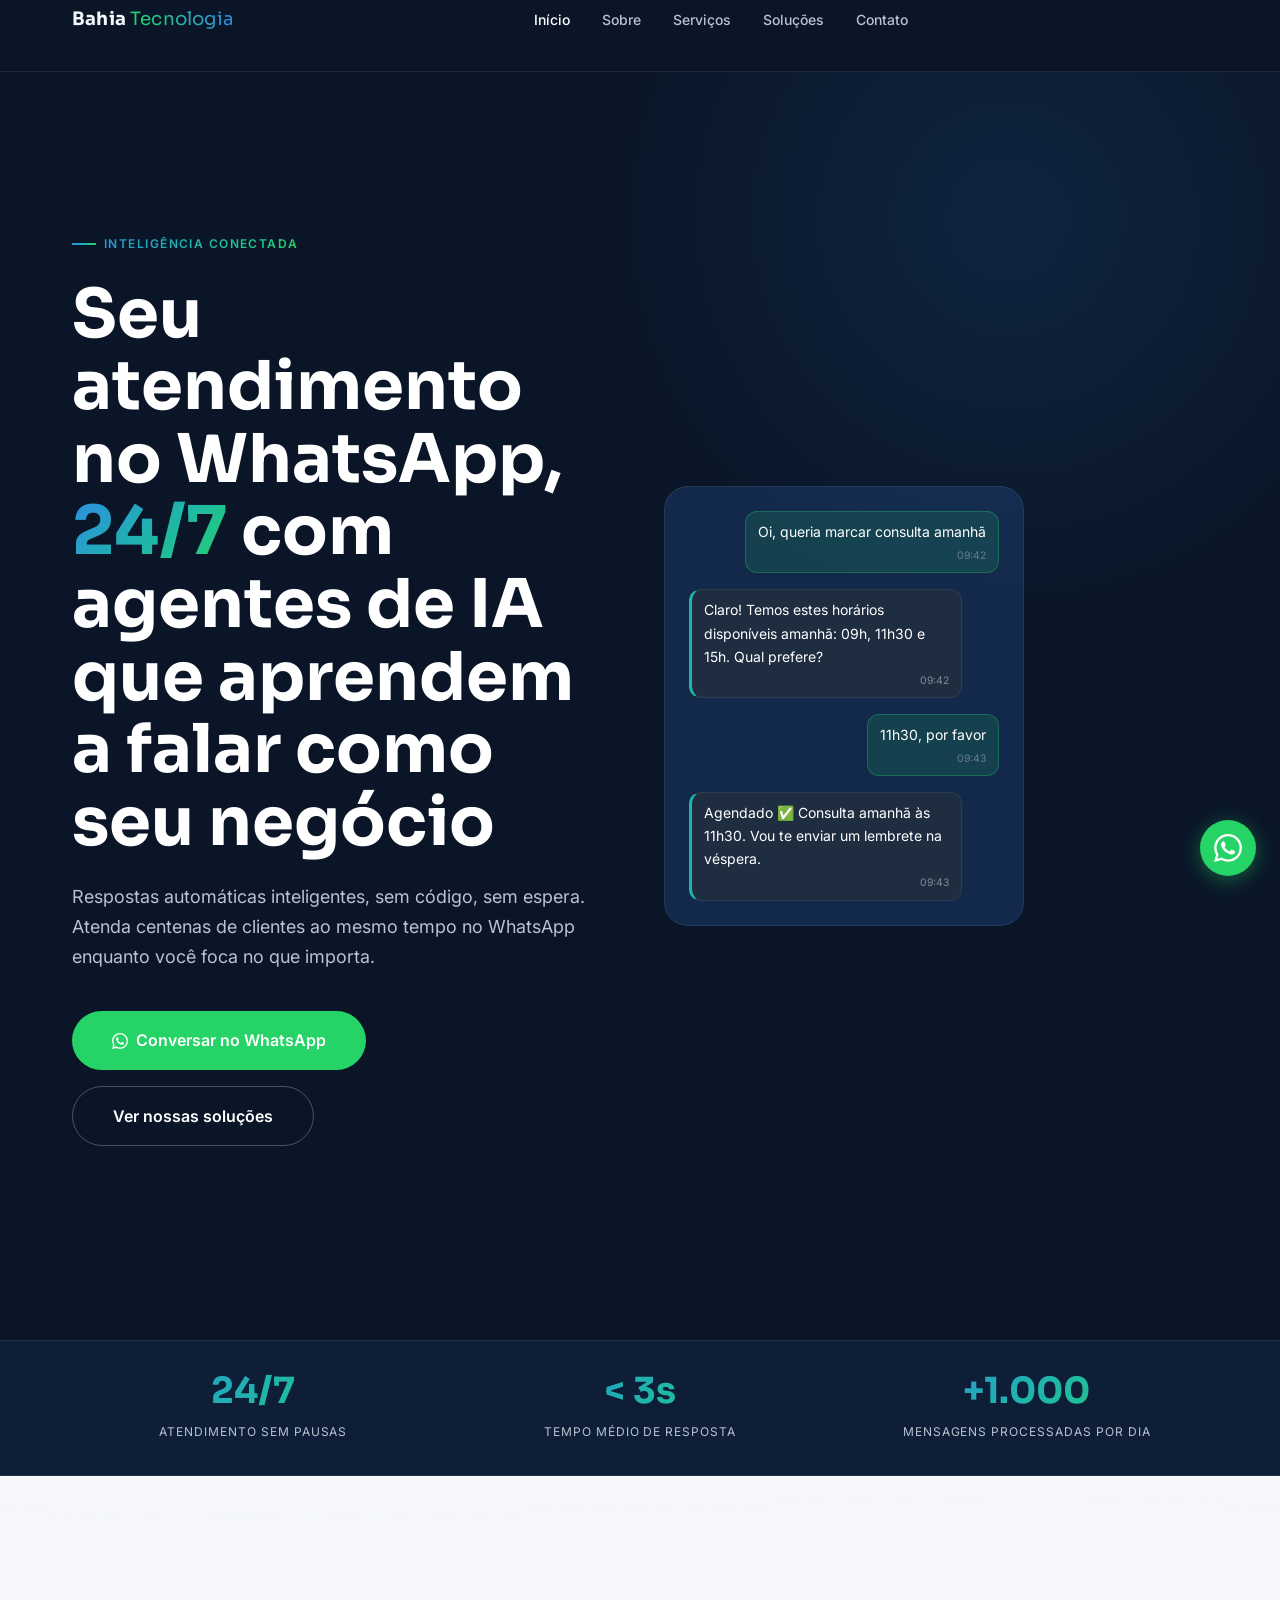
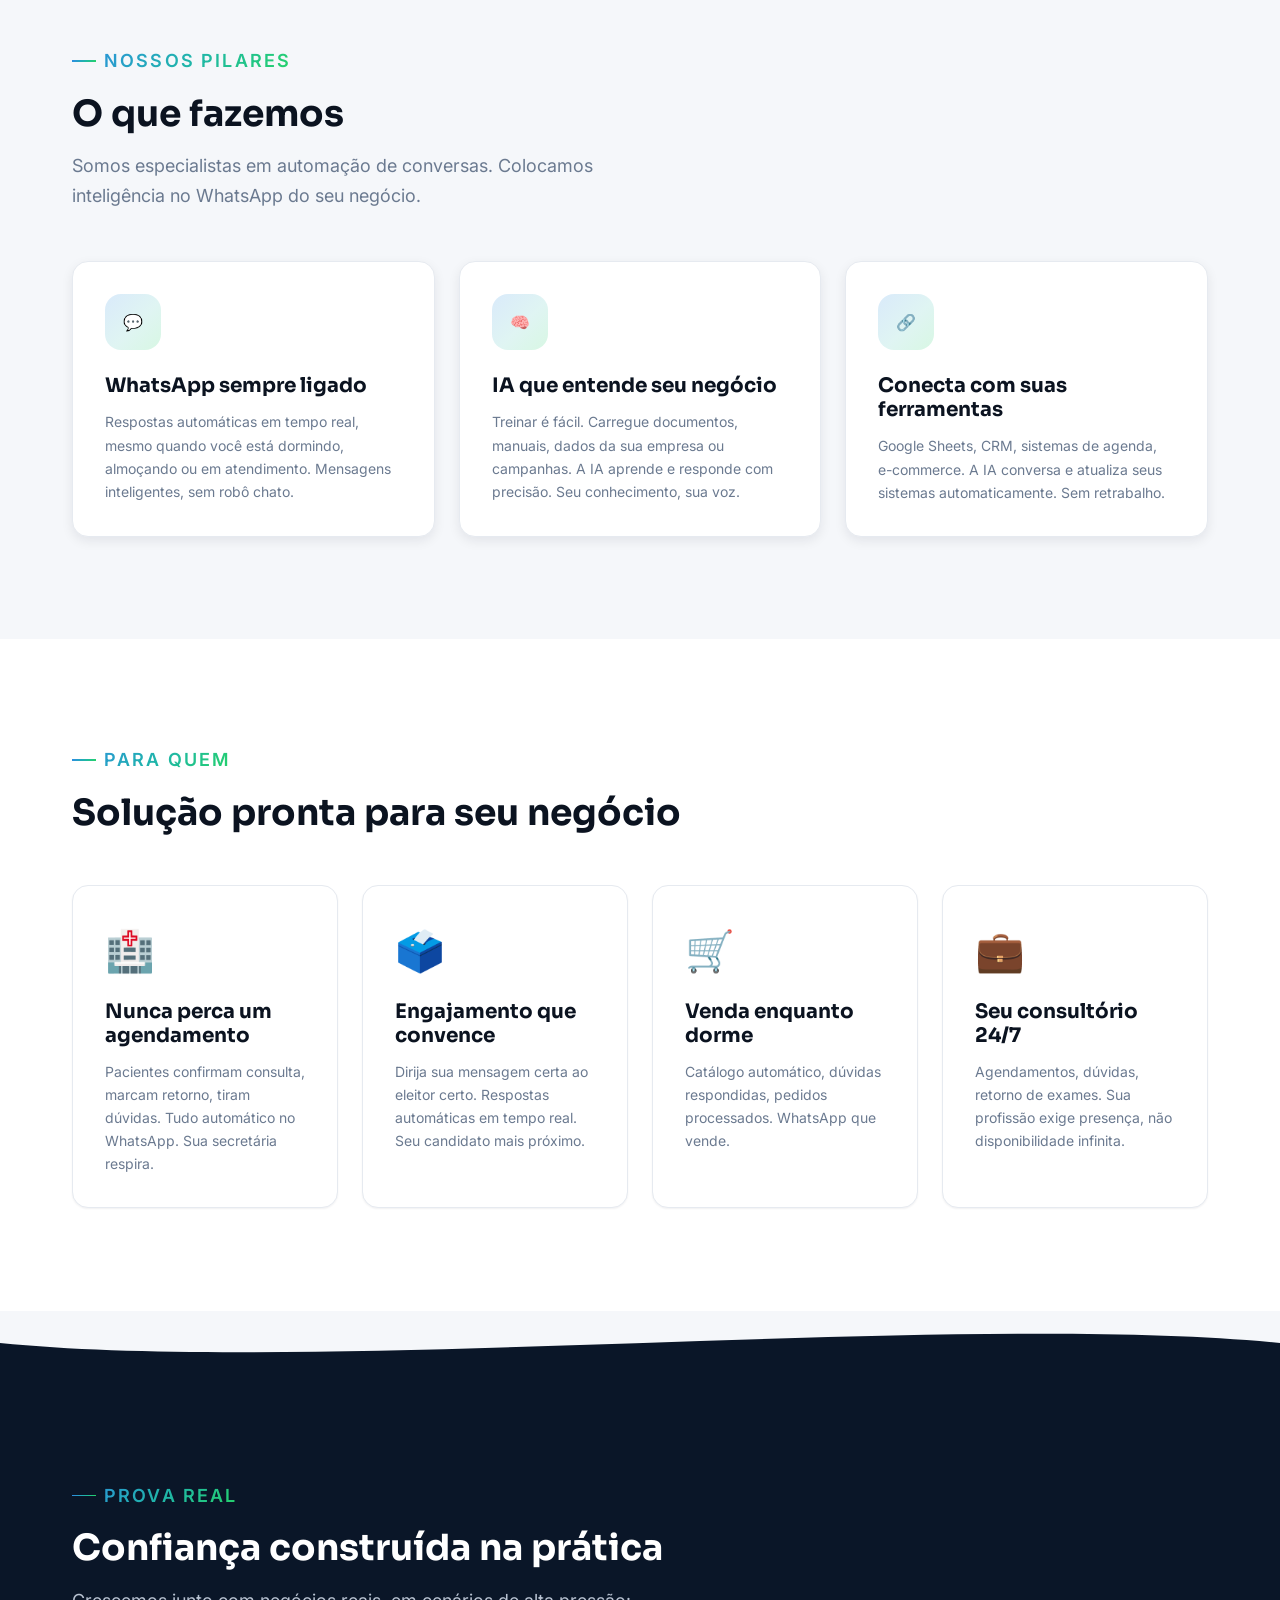
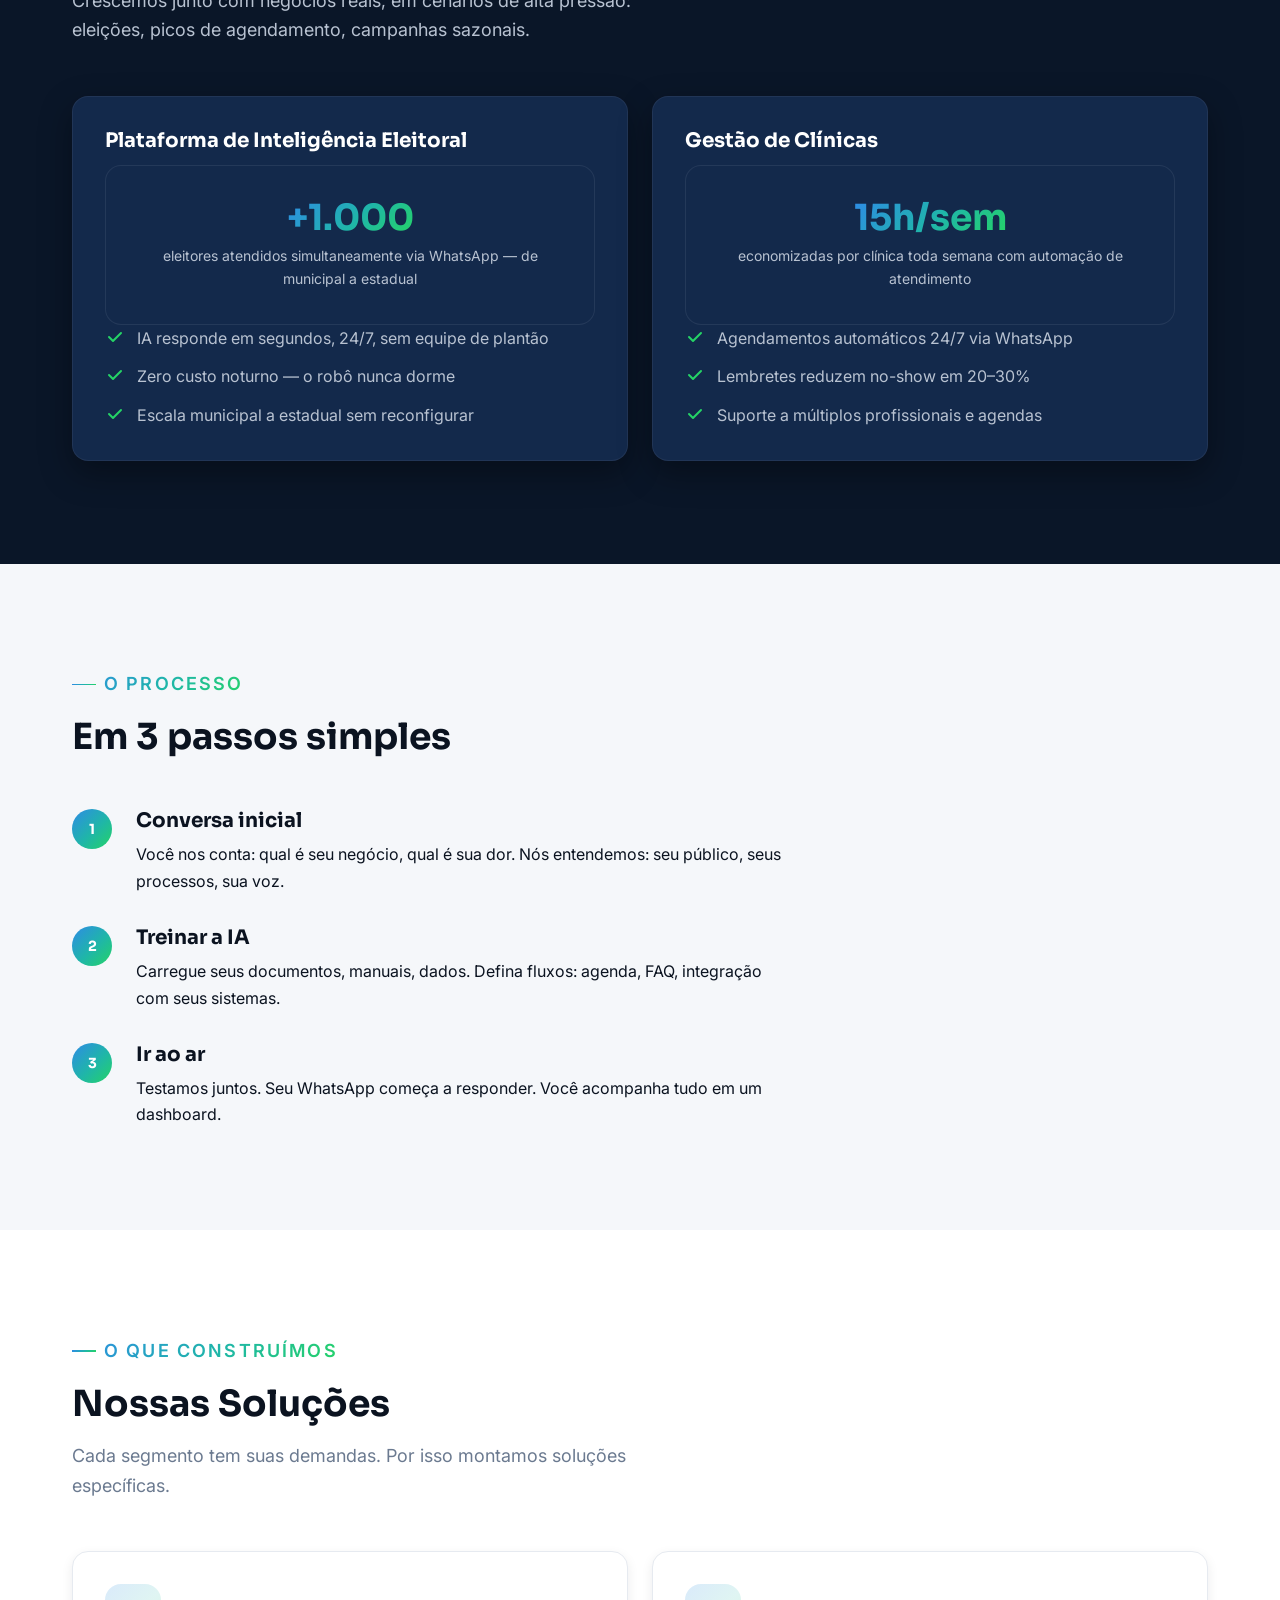
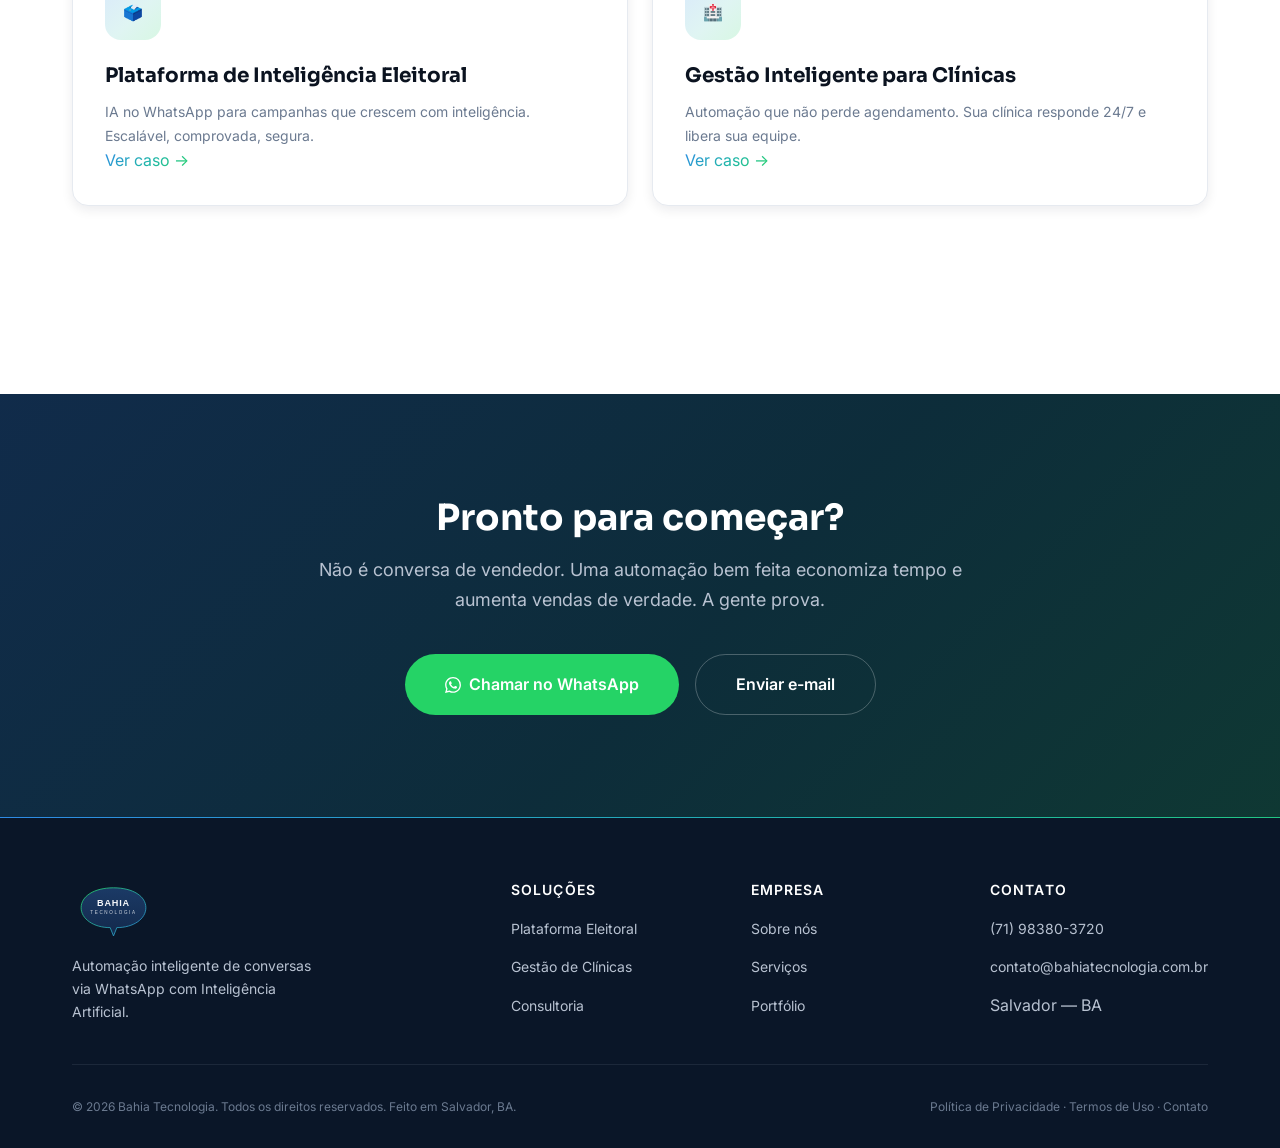
<file: index.html>
<!DOCTYPE html>
<html lang="pt-BR">
<head>
  <meta charset="UTF-8">
  <meta name="viewport" content="width=device-width, initial-scale=1.0">
  <title>Automação inteligente para WhatsApp | Bahia Tecnologia</title>
  <meta name="description" content="Atendimento 24/7 com agentes de IA. Respostas automáticas que aprendem a falar como seu negócio. Para clínicas, campanhas, e-commerce e consultórios.">
  <link rel="canonical" href="https://www.bahiatecnologia.com.br/">
  <meta property="og:type" content="website">
  <meta property="og:locale" content="pt_BR">
  <meta property="og:site_name" content="Bahia Tecnologia">
  <meta property="og:title" content="Automação inteligente para WhatsApp — Sem código, sem complicação">
  <meta property="og:description" content="Deixe a IA responder no WhatsApp enquanto você cresce. Com a Bahia Tecnologia, seu atendimento nunca dorme.">
  <meta property="og:url" content="https://www.bahiatecnologia.com.br/">
  <meta property="og:image" content="https://www.bahiatecnologia.com.br/assets/img/og-cover.png">
  <meta property="og:image:type" content="image/png">
  <meta property="og:image:width" content="1200">
  <meta property="og:image:height" content="630">
  <meta property="og:image:alt" content="Bahia Tecnologia - Automação inteligente para WhatsApp">
  <meta name="twitter:card" content="summary_large_image">
  <meta name="twitter:title" content="Automação inteligente para WhatsApp — Sem código, sem complicação">
  <meta name="twitter:description" content="Deixe a IA responder no WhatsApp enquanto você cresce. Com a Bahia Tecnologia, seu atendimento nunca dorme.">
  <meta name="twitter:image" content="https://www.bahiatecnologia.com.br/assets/img/og-cover.png">
  <meta name="theme-color" content="#0b1320">
  <link rel="icon" type="image/svg+xml" href="assets/favicon.svg">
  <link rel="preconnect" href="https://fonts.googleapis.com">
  <link rel="preconnect" href="https://fonts.gstatic.com" crossorigin>
  <link rel="stylesheet" href="assets/css/styles.css">
  <script type="application/ld+json">
{
  "@context": "https://schema.org",
  "@graph": [
    {
      "@type": "Organization",
      "name": "Bahia Tecnologia",
      "url": "https://www.bahiatecnologia.com.br",
      "logo": "https://www.bahiatecnologia.com.br/assets/favicon.svg",
      "contactPoint": {
        "@type": "ContactPoint",
        "telephone": "+55-71-98380-3720",
        "contactType": "customer service",
        "availableLanguage": "Portuguese"
      },
      "areaServed": "Salvador, Bahia, Brazil",
      "description": "Especialistas em automação de conversas via WhatsApp e IA para PMEs, clínicas e campanhas políticas."
    },
    {
      "@type": "LocalBusiness",
      "name": "Bahia Tecnologia",
      "url": "https://www.bahiatecnologia.com.br",
      "telephone": "+55-71-98380-3720",
      "email": "contato@bahiatecnologia.com.br",
      "address": {
        "@type": "PostalAddress",
        "addressLocality": "Salvador",
        "addressRegion": "BA",
        "addressCountry": "BR"
      }
    }
  ]
}
</script>
</head>
<body>
<a class="skip-link" href="#main">Pular para o conteúdo principal</a>
<header class="navbar" role="banner">
  <div class="container">
    <div class="navbar__inner">
      <a href="index.html" class="navbar__logo" aria-label="Bahia Tecnologia — ir para a página inicial">
        <span class="navbar__wordmark"><strong>Bahia</strong>&nbsp;<span class="wm-accent">Tecnologia</span></span>
      </a>
      <nav class="navbar__nav" role="navigation" aria-label="Navegação principal">
        <a href="index.html" aria-current="page">Início</a>
        <a href="sobre/index.html">Sobre</a>
        <a href="servicos/index.html">Serviços</a>
        <a href="portifolio/index.html">Soluções</a>
        <a href="contato/index.html">Contato</a>
      </nav>
      <div class="navbar__actions">
        <button class="navbar__burger" aria-expanded="false" aria-controls="mobile-menu" aria-label="Abrir menu de navegação">
          <span></span><span></span><span></span>
        </button>
      </div>
    </div>
  </div>
  <nav id="mobile-menu" class="navbar__mobile" role="navigation" aria-label="Navegação móvel">
    <a href="index.html" aria-current="page">Início</a>
    <a href="sobre/index.html">Sobre</a>
    <a href="servicos/index.html">Serviços</a>
    <a href="portifolio/index.html">Soluções</a>
    <a href="contato/index.html">Contato</a>
  </nav>
</header>
<main id="main">
<section class="hero" aria-labelledby="hero-title">
  <div class="container">
    <div class="hero__inner">
      <div>
        <p class="eyebrow hero__eyebrow">Inteligência conectada</p>
        <h1 id="hero-title" class="hero__title">Seu atendimento no WhatsApp, <span class="gradient-text">24/7</span> com agentes de IA que aprendem a falar como seu negócio</h1>
        <p class="hero__lead">Respostas automáticas inteligentes, sem código, sem espera. Atenda centenas de clientes ao mesmo tempo no WhatsApp enquanto você foca no que importa.</p>
        <div class="hero__actions">
          <a href="https://wa.me/5571983803720?text=Ol%C3%A1!%20Tenho%20interesse%20nas%20solu%C3%A7%C3%B5es%20da%20Bahia%20Tecnologia." class="btn btn-primary btn-lg" target="_blank" rel="noopener noreferrer"><svg viewBox="0 0 24 24" width="16" height="16" aria-hidden="true" focusable="false" style="fill:currentColor;flex-shrink:0"><path d="M17.472 14.382c-.297-.149-1.758-.867-2.03-.967-.273-.099-.471-.148-.67.15-.197.297-.767.966-.94 1.164-.173.199-.347.223-.644.075-.297-.15-1.255-.463-2.39-1.475-.883-.788-1.48-1.761-1.653-2.059-.173-.297-.018-.458.13-.606.134-.133.298-.347.446-.52.149-.174.198-.298.298-.497.099-.198.05-.371-.025-.52-.075-.149-.669-1.612-.916-2.207-.242-.579-.487-.5-.669-.51-.173-.008-.371-.01-.57-.01-.198 0-.52.074-.792.372-.272.297-1.04 1.016-1.04 2.479 0 1.462 1.065 2.875 1.213 3.074.149.198 2.096 3.2 5.077 4.487.709.306 1.262.489 1.694.625.712.227 1.36.195 1.871.118.571-.085 1.758-.719 2.006-1.413.248-.694.248-1.289.173-1.413-.074-.124-.272-.198-.57-.347m-5.421 7.403h-.004a9.87 9.87 0 01-5.031-1.378l-.361-.214-3.741.982.998-3.648-.235-.374a9.86 9.86 0 01-1.51-5.26c.001-5.45 4.436-9.884 9.888-9.884 2.64 0 5.122 1.03 6.988 2.898a9.825 9.825 0 012.893 6.994c-.003 5.45-4.437 9.884-9.885 9.884m8.413-18.297A11.815 11.815 0 0012.05 0C5.495 0 .16 5.335.157 11.892c0 2.096.547 4.142 1.588 5.945L.057 24l6.305-1.654a11.882 11.882 0 005.683 1.448h.005c6.554 0 11.89-5.335 11.893-11.893a11.821 11.821 0 00-3.48-8.413z"/></svg> Conversar no WhatsApp</a>
          <a href="servicos/index.html" class="btn btn-secondary btn-lg">Ver nossas soluções</a>
        </div>
      </div>
      <div class="chat-mockup" aria-hidden="true">
        <div class="chat-bubble chat-bubble--user">Oi, queria marcar consulta amanhã<span class="chat-bubble__time">09:42</span></div>
        <div class="chat-bubble chat-bubble--bot">Claro! Temos estes horários disponíveis amanhã: 09h, 11h30 e 15h. Qual prefere?<span class="chat-bubble__time">09:42</span></div>
        <div class="chat-bubble chat-bubble--user">11h30, por favor<span class="chat-bubble__time">09:43</span></div>
        <div class="chat-bubble chat-bubble--bot">Agendado ✅ Consulta amanhã às 11h30. Vou te enviar um lembrete na véspera.<span class="chat-bubble__time">09:43</span></div>
      </div>
    </div>
  </div>
</section>

<section class="stats-strip" aria-label="Capacidades da Bahia Tecnologia">
  <div class="container">
    <div class="stats-strip__grid">
      <div class="stats-strip__item"><strong>24/7</strong><span>Atendimento sem pausas</span></div>
      <div class="stats-strip__item"><strong>< 3s</strong><span>TEMPO MÉDIO DE RESPOSTA</span></div>
      <div class="stats-strip__item"><strong>+1.000</strong><span>MENSAGENS PROCESSADAS POR DIA</span></div>
    </div>
  </div>
</section>

<div class="wave-divider" aria-hidden="true">
  <svg viewBox="0 0 1440 80" preserveAspectRatio="none"><path fill="var(--bg-light)" d="M0,40 C360,80 1080,0 1440,40 L1440,80 L0,80 Z"></path></svg>
</div>

<section class="section section--light" id="o-que-fazemos" aria-labelledby="o-que-fazemos-title">
  <div class="container">
    <div class="section__head">
      <p class="eyebrow">Nossos pilares</p>
      <h2 id="o-que-fazemos-title">O que fazemos</h2>
      <p>Somos especialistas em automação de conversas. Colocamos inteligência no WhatsApp do seu negócio.</p>
    </div>
    <div class="grid-3">
      <article class="card card--light">
        <div class="card__icon" aria-hidden="true">💬</div>
        <h3>WhatsApp sempre ligado</h3>
        <p>Respostas automáticas em tempo real, mesmo quando você está dormindo, almoçando ou em atendimento. Mensagens inteligentes, sem robô chato.</p>
      </article>
      <article class="card card--light">
        <div class="card__icon" aria-hidden="true">🧠</div>
        <h3>IA que entende seu negócio</h3>
        <p>Treinar é fácil. Carregue documentos, manuais, dados da sua empresa ou campanhas. A IA aprende e responde com precisão. Seu conhecimento, sua voz.</p>
      </article>
      <article class="card card--light">
        <div class="card__icon" aria-hidden="true">🔗</div>
        <h3>Conecta com suas ferramentas</h3>
        <p>Google Sheets, CRM, sistemas de agenda, e-commerce. A IA conversa e atualiza seus sistemas automaticamente. Sem retrabalho.</p>
      </article>
    </div>
  </div>
</section>

<section class="section section--light-alt" id="segmentos" aria-labelledby="segmentos-title">
  <div class="container">
    <div class="section__head">
      <p class="eyebrow">Para quem</p>
      <h2 id="segmentos-title">Solução pronta para seu negócio</h2>
    </div>
    <div class="grid-4">
      <article class="segment-card">
        <div class="segment-card__icon" aria-hidden="true">🏥</div>
        <h3>Nunca perca um agendamento</h3>
        <p>Pacientes confirmam consulta, marcam retorno, tiram dúvidas. Tudo automático no WhatsApp. Sua secretária respira.</p>
      </article>
      <article class="segment-card">
        <div class="segment-card__icon" aria-hidden="true">🗳️</div>
        <h3>Engajamento que convence</h3>
        <p>Dirija sua mensagem certa ao eleitor certo. Respostas automáticas em tempo real. Seu candidato mais próximo.</p>
      </article>
      <article class="segment-card">
        <div class="segment-card__icon" aria-hidden="true">🛒</div>
        <h3>Venda enquanto dorme</h3>
        <p>Catálogo automático, dúvidas respondidas, pedidos processados. WhatsApp que vende.</p>
      </article>
      <article class="segment-card">
        <div class="segment-card__icon" aria-hidden="true">💼</div>
        <h3>Seu consultório 24/7</h3>
        <p>Agendamentos, dúvidas, retorno de exames. Sua profissão exige presença, não disponibilidade infinita.</p>
      </article>
    </div>
  </div>
</section>

<div class="wave-divider" aria-hidden="true">
  <svg viewBox="0 0 1440 80" preserveAspectRatio="none"><path fill="var(--bg-dark)" d="M0,40 C360,80 1080,0 1440,40 L1440,80 L0,80 Z"></path></svg>
</div>

<section class="section section--dark" id="credibilidade" aria-labelledby="credibilidade-title">
  <div class="container">
    <div class="section__head">
      <p class="eyebrow">Prova real</p>
      <h2 id="credibilidade-title">Confiança construída na prática</h2>
      <p>Crescemos junto com negócios reais, em cenários de alta pressão: eleições, picos de agendamento, campanhas sazonais.</p>
    </div>
    <div class="grid-2">
      <article class="card card--dark">
        <h3>Plataforma de Inteligência Eleitoral</h3>
        <div class="metric">
          <span class="metric__value">+1.000</span>
          <span class="metric__label">eleitores atendidos simultaneamente via WhatsApp — de municipal a estadual</span>
        </div>
        <ul class="feature-list">
          <li>IA responde em segundos, 24/7, sem equipe de plantão</li>
          <li>Zero custo noturno — o robô nunca dorme</li>
          <li>Escala municipal a estadual sem reconfigurar</li>
        </ul>
      </article>
      <article class="card card--dark">
        <h3>Gestão de Clínicas</h3>
        <div class="metric">
          <span class="metric__value">15h/sem</span>
          <span class="metric__label">economizadas por clínica toda semana com automação de atendimento</span>
        </div>
        <ul class="feature-list">
          <li>Agendamentos automáticos 24/7 via WhatsApp</li>
          <li>Lembretes reduzem no-show em 20–30%</li>
          <li>Suporte a múltiplos profissionais e agendas</li>
        </ul>
      </article>
    </div>
  </div>
</section>

<section class="section section--light" id="como-comecar" aria-labelledby="como-comecar-title">
  <div class="container">
    <div class="section__head">
      <p class="eyebrow">O processo</p>
      <h2 id="como-comecar-title">Em 3 passos simples</h2>
    </div>
    <div class="steps">
      <div class="step">
        <div class="step__num" aria-hidden="true">1</div>
        <div class="step__body">
          <h3>Conversa inicial</h3>
          <p>Você nos conta: qual é seu negócio, qual é sua dor. Nós entendemos: seu público, seus processos, sua voz.</p>
        </div>
      </div>
      <div class="step">
        <div class="step__num" aria-hidden="true">2</div>
        <div class="step__body">
          <h3>Treinar a IA</h3>
          <p>Carregue seus documentos, manuais, dados. Defina fluxos: agenda, FAQ, integração com seus sistemas.</p>
        </div>
      </div>
      <div class="step">
        <div class="step__num" aria-hidden="true">3</div>
        <div class="step__body">
          <h3>Ir ao ar</h3>
          <p>Testamos juntos. Seu WhatsApp começa a responder. Você acompanha tudo em um dashboard.</p>
        </div>
      </div>
    </div>
  </div>
</section>

<section class="section section--light-alt" id="solucoes" aria-labelledby="solucoes-title">
  <div class="container">
    <div class="section__head">
      <p class="eyebrow">O que construímos</p>
      <h2 id="solucoes-title">Nossas Soluções</h2>
      <p>Cada segmento tem suas demandas. Por isso montamos soluções específicas.</p>
    </div>
    <div class="grid-2">
      <a href="portifolio/plataforma-eleitoral/index.html" class="card card--light card-product">
        <div class="card__icon" aria-hidden="true">🗳️</div>
        <h3>Plataforma de Inteligência Eleitoral</h3>
        <p>IA no WhatsApp para campanhas que crescem com inteligência. Escalável, comprovada, segura.</p>
        <span class="inline-flex text-gradient mt-auto">Ver caso →</span>
      </a>
      <a href="portifolio/gestao-clinicas/index.html" class="card card--light card-product">
        <div class="card__icon" aria-hidden="true">🏥</div>
        <h3>Gestão Inteligente para Clínicas</h3>
        <p>Automação que não perde agendamento. Sua clínica responde 24/7 e libera sua equipe.</p>
        <span class="inline-flex text-gradient mt-auto">Ver caso →</span>
      </a>
    </div>
    <p style="margin-top: var(--space-8); text-align: center;"><a href="portifolio/index.html" class="btn btn-secondary">Ver todas as soluções</a></p>
  </div>
</section>

<section class="cta-section" aria-labelledby="cta-final-title">
  <div class="container">
    <h2 id="cta-final-title">Pronto para começar?</h2>
    <p>Não é conversa de vendedor. Uma automação bem feita economiza tempo e aumenta vendas de verdade. A gente prova.</p>
    <div class="cta-section__actions">
      <a href="https://wa.me/5571983803720?text=Ol%C3%A1!%20Tenho%20interesse%20nas%20solu%C3%A7%C3%B5es%20da%20Bahia%20Tecnologia." class="btn btn-primary btn-lg" target="_blank" rel="noopener noreferrer"><svg viewBox="0 0 24 24" width="16" height="16" aria-hidden="true" focusable="false" style="fill:currentColor;flex-shrink:0"><path d="M17.472 14.382c-.297-.149-1.758-.867-2.03-.967-.273-.099-.471-.148-.67.15-.197.297-.767.966-.94 1.164-.173.199-.347.223-.644.075-.297-.15-1.255-.463-2.39-1.475-.883-.788-1.48-1.761-1.653-2.059-.173-.297-.018-.458.13-.606.134-.133.298-.347.446-.52.149-.174.198-.298.298-.497.099-.198.05-.371-.025-.52-.075-.149-.669-1.612-.916-2.207-.242-.579-.487-.5-.669-.51-.173-.008-.371-.01-.57-.01-.198 0-.52.074-.792.372-.272.297-1.04 1.016-1.04 2.479 0 1.462 1.065 2.875 1.213 3.074.149.198 2.096 3.2 5.077 4.487.709.306 1.262.489 1.694.625.712.227 1.36.195 1.871.118.571-.085 1.758-.719 2.006-1.413.248-.694.248-1.289.173-1.413-.074-.124-.272-.198-.57-.347m-5.421 7.403h-.004a9.87 9.87 0 01-5.031-1.378l-.361-.214-3.741.982.998-3.648-.235-.374a9.86 9.86 0 01-1.51-5.26c.001-5.45 4.436-9.884 9.888-9.884 2.64 0 5.122 1.03 6.988 2.898a9.825 9.825 0 012.893 6.994c-.003 5.45-4.437 9.884-9.885 9.884m8.413-18.297A11.815 11.815 0 0012.05 0C5.495 0 .16 5.335.157 11.892c0 2.096.547 4.142 1.588 5.945L.057 24l6.305-1.654a11.882 11.882 0 005.683 1.448h.005c6.554 0 11.89-5.335 11.893-11.893a11.821 11.821 0 00-3.48-8.413z"/></svg> Chamar no WhatsApp</a>
      <a href="mailto:contato@bahiatecnologia.com.br" class="btn btn-secondary btn-lg">Enviar e-mail</a>
    </div>
  </div>
</section>
</main>
<footer class="footer" role="contentinfo">
  <div class="container">
    <div class="footer__grid">
      <div class="footer__brand">
        <a href="index.html" aria-label="Bahia Tecnologia — página inicial">
          <img src="assets/logo.svg" alt="Bahia Tecnologia" height="44" class="site-logo footer-logo">
        </a>
        <p>Automação inteligente de conversas via WhatsApp com Inteligência Artificial.</p>
      </div>
      <div class="footer__col">
        <h3>Soluções</h3>
        <ul>
          <li><a href="portifolio/plataforma-eleitoral/index.html">Plataforma Eleitoral</a></li>
          <li><a href="portifolio/gestao-clinicas/index.html">Gestão de Clínicas</a></li>
          <li><a href="servicos/index.html">Consultoria</a></li>
        </ul>
      </div>
      <div class="footer__col">
        <h3>Empresa</h3>
        <ul>
          <li><a href="sobre/index.html">Sobre nós</a></li>
          <li><a href="servicos/index.html">Serviços</a></li>
          <li><a href="portifolio/index.html">Portfólio</a></li>
        </ul>
      </div>
      <div class="footer__col">
        <h3>Contato</h3>
        <ul>
          <li><a href="https://wa.me/5571983803720" target="_blank" rel="noopener noreferrer">(71) 98380-3720</a></li>
          <li><a href="mailto:contato@bahiatecnologia.com.br">contato@bahiatecnologia.com.br</a></li>
          <li>Salvador — BA</li>
        </ul>
      </div>
    </div>
    <div class="footer__bottom">
      <p>© 2026 Bahia Tecnologia. Todos os direitos reservados. Feito em Salvador, BA.</p>
      <div>
        <a href="politica-privacidade/index.html">Política de Privacidade</a> ·
        <a href="termos/index.html">Termos de Uso</a> ·
        <a href="contato/index.html">Contato</a>
      </div>
    </div>
  </div>
</footer>
<a href="https://wa.me/5571983803720?text=Ol%C3%A1!%20Tenho%20interesse%20nas%20solu%C3%A7%C3%B5es%20da%20Bahia%20Tecnologia." class="fab-wa" target="_blank" rel="noopener noreferrer" aria-label="Conversar no WhatsApp (abre em nova aba)">
  <svg viewBox="0 0 24 24" aria-hidden="true" focusable="false"><path d="M17.472 14.382c-.297-.149-1.758-.867-2.03-.967-.273-.099-.471-.148-.67.15-.197.297-.767.966-.94 1.164-.173.199-.347.223-.644.075-.297-.15-1.255-.463-2.39-1.475-.883-.788-1.48-1.761-1.653-2.059-.173-.297-.018-.458.13-.606.134-.133.298-.347.446-.52.149-.174.198-.298.298-.497.099-.198.05-.371-.025-.52-.075-.149-.669-1.612-.916-2.207-.242-.579-.487-.5-.669-.51-.173-.008-.371-.01-.57-.01-.198 0-.52.074-.792.372-.272.297-1.04 1.016-1.04 2.479 0 1.462 1.065 2.875 1.213 3.074.149.198 2.096 3.2 5.077 4.487.709.306 1.262.489 1.694.625.712.227 1.36.195 1.871.118.571-.085 1.758-.719 2.006-1.413.248-.694.248-1.289.173-1.413-.074-.124-.272-.198-.57-.347m-5.421 7.403h-.004a9.87 9.87 0 01-5.031-1.378l-.361-.214-3.741.982.998-3.648-.235-.374a9.86 9.86 0 01-1.51-5.26c.001-5.45 4.436-9.884 9.888-9.884 2.64 0 5.122 1.03 6.988 2.898a9.825 9.825 0 012.893 6.994c-.003 5.45-4.437 9.884-9.885 9.884m8.413-18.297A11.815 11.815 0 0012.05 0C5.495 0 .16 5.335.157 11.892c0 2.096.547 4.142 1.588 5.945L.057 24l6.305-1.654a11.882 11.882 0 005.683 1.448h.005c6.554 0 11.89-5.335 11.893-11.893a11.821 11.821 0 00-3.48-8.413z"/></svg>
</a>
<script src="assets/js/main.js" defer></script>
</body>
</html>
</file>
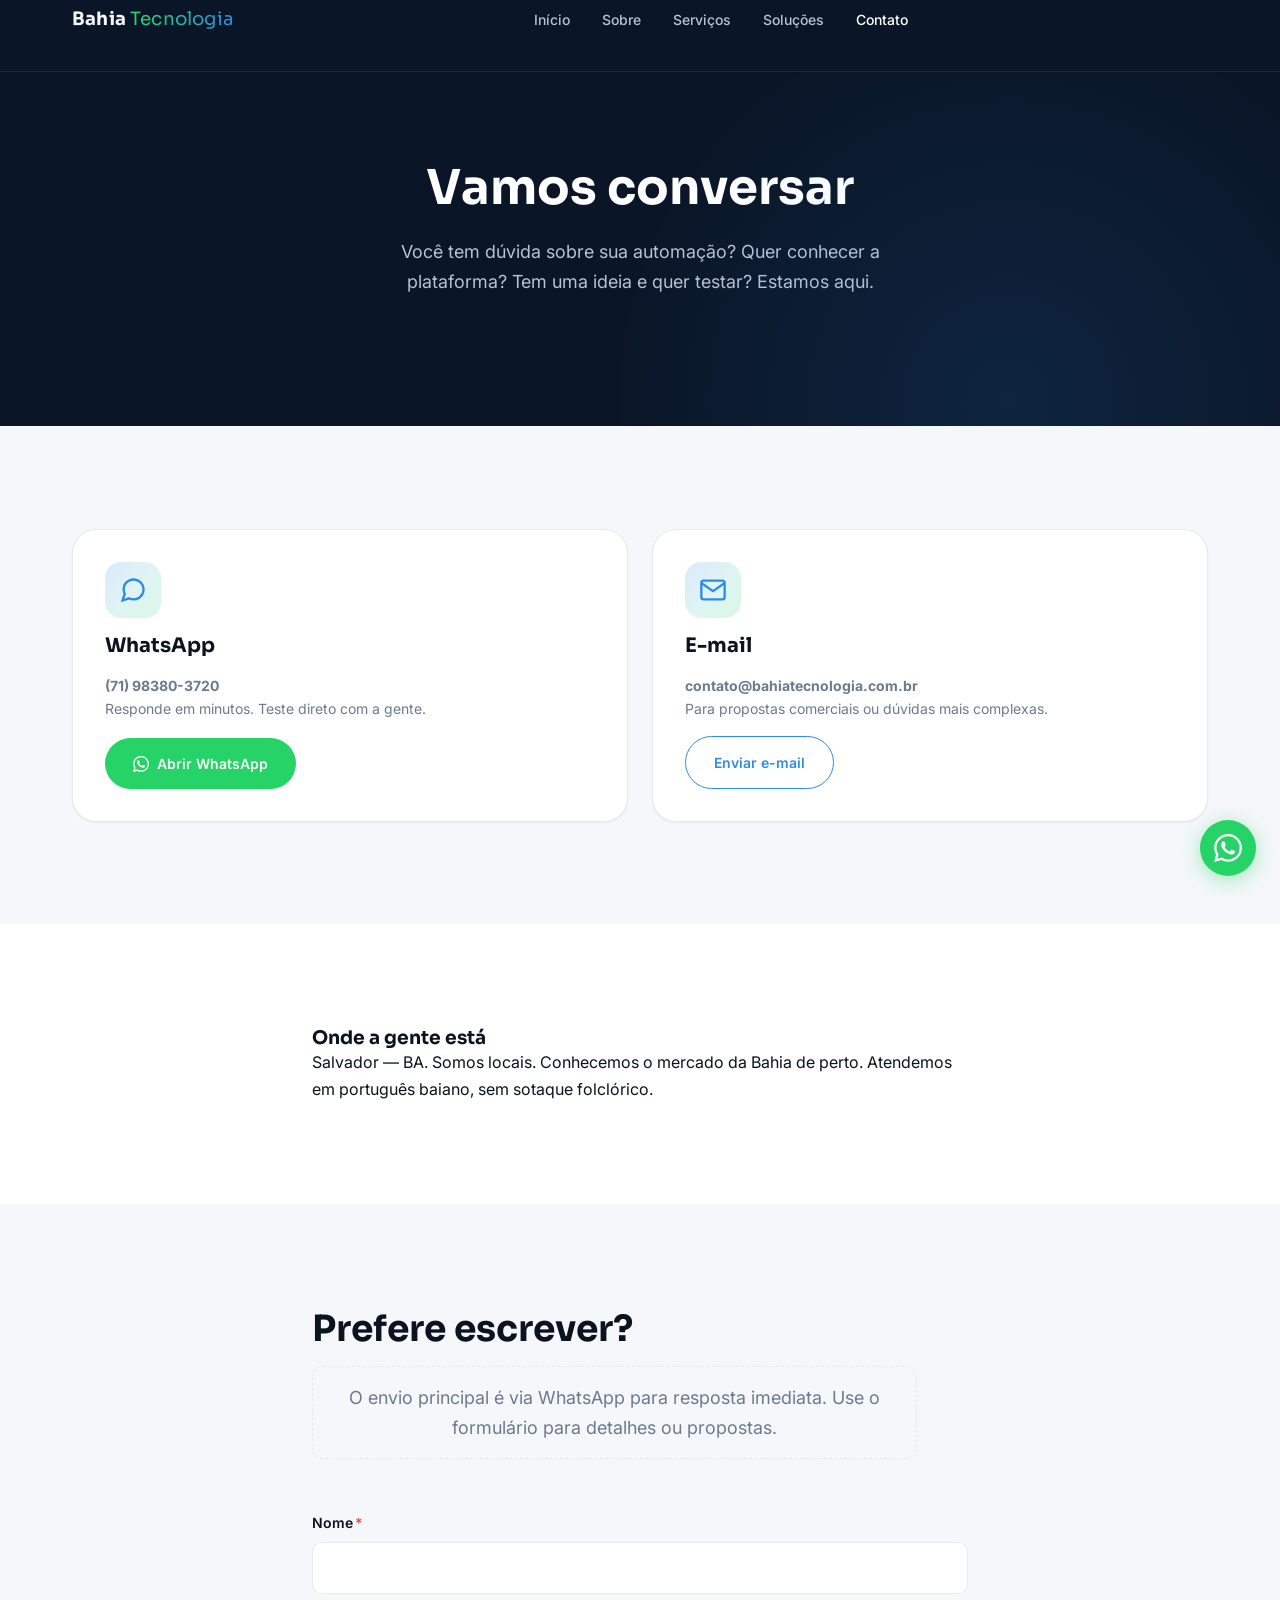
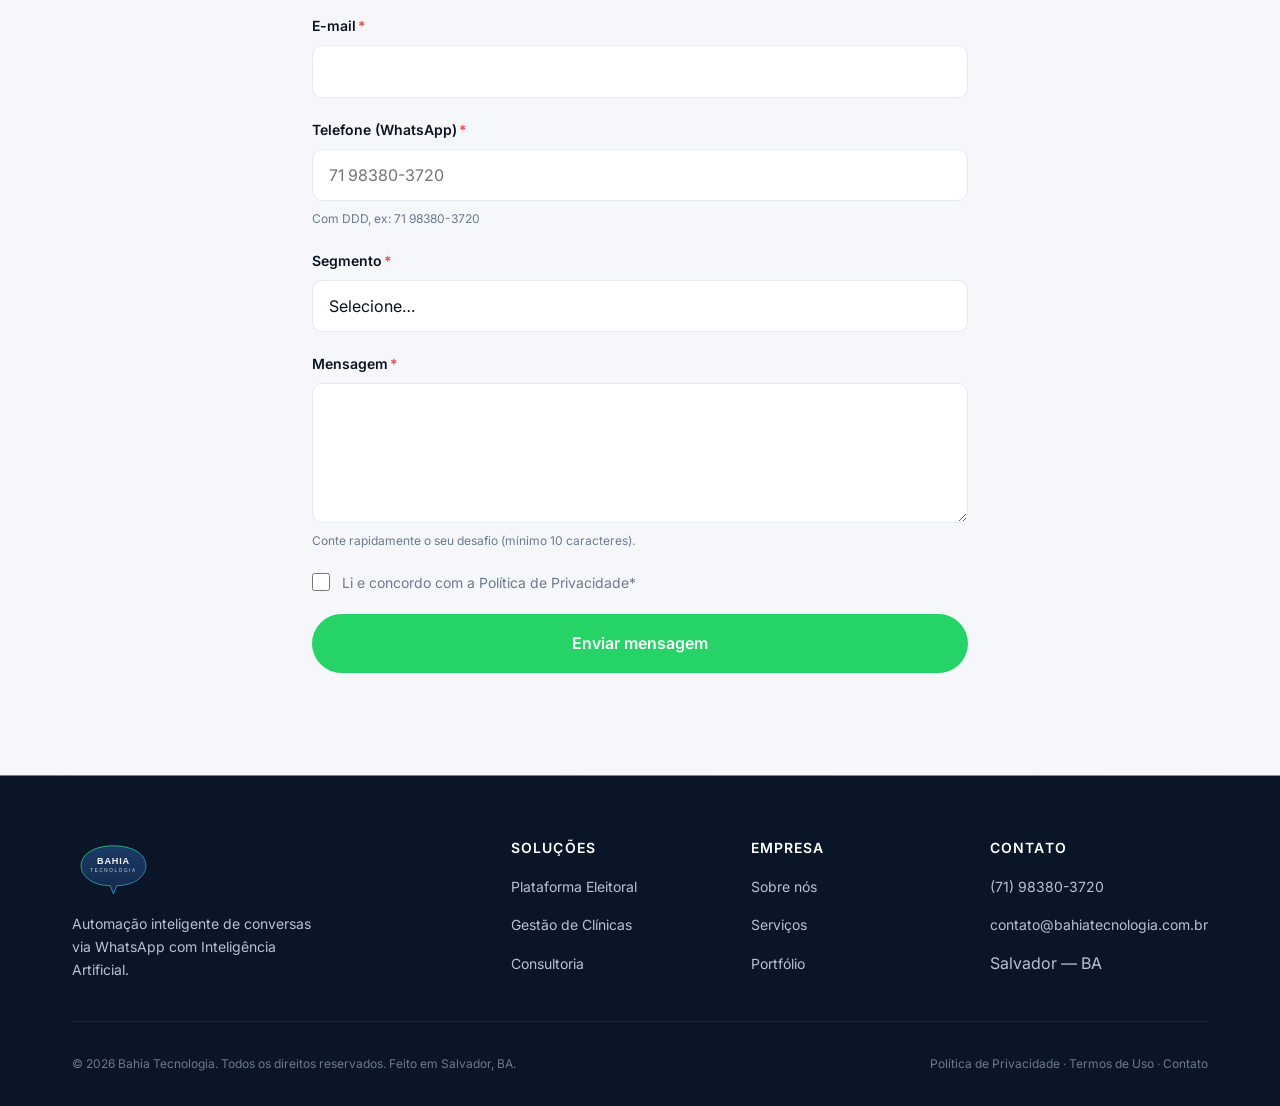
<file: contato/index.html>
<!DOCTYPE html>
<html lang="pt-BR">
<head>
  <meta charset="UTF-8">
  <meta name="viewport" content="width=device-width, initial-scale=1.0">
  <title>Contato | Bahia Tecnologia</title>
  <meta name="description" content="Fale conosco. WhatsApp (71) 98380-3720 ou envie e-mail. Estamos em Salvador, BA.">
  <link rel="canonical" href="https://www.bahiatecnologia.com.br/contato">
  <meta property="og:type" content="website">
  <meta property="og:locale" content="pt_BR">
  <meta property="og:site_name" content="Bahia Tecnologia">
  <meta property="og:title" content="Contato | Bahia Tecnologia">
  <meta property="og:description" content="Fale conosco. WhatsApp (71) 98380-3720 ou envie e-mail. Estamos em Salvador, BA.">
  <meta property="og:url" content="https://www.bahiatecnologia.com.br/contato">
  <meta property="og:image" content="https://www.bahiatecnologia.com.br/assets/img/og-cover.png">
  <meta property="og:image:type" content="image/png">
  <meta property="og:image:width" content="1200">
  <meta property="og:image:height" content="630">
  <meta property="og:image:alt" content="Bahia Tecnologia - Automação inteligente para WhatsApp">
  <meta name="twitter:card" content="summary_large_image">
  <meta name="twitter:title" content="Contato | Bahia Tecnologia">
  <meta name="twitter:description" content="Fale conosco. WhatsApp (71) 98380-3720 ou envie e-mail. Estamos em Salvador, BA.">
  <meta name="twitter:image" content="https://www.bahiatecnologia.com.br/assets/img/og-cover.png">
  <meta name="theme-color" content="#0b1320">
  <link rel="icon" type="image/svg+xml" href="../assets/favicon.svg">
  <link rel="preconnect" href="https://fonts.googleapis.com">
  <link rel="preconnect" href="https://fonts.gstatic.com" crossorigin>
  <link rel="stylesheet" href="../assets/css/styles.css">
</head>
<body>
<a class="skip-link" href="#main">Pular para o conteúdo principal</a>
<header class="navbar" role="banner">
  <div class="container">
    <div class="navbar__inner">
      <a href="../index.html" class="navbar__logo" aria-label="Bahia Tecnologia — ir para a página inicial">
        <span class="navbar__wordmark"><strong>Bahia</strong>&nbsp;<span class="wm-accent">Tecnologia</span></span>
      </a>
      <nav class="navbar__nav" role="navigation" aria-label="Navegação principal">
        <a href="../index.html">Início</a>
        <a href="../sobre/index.html">Sobre</a>
        <a href="../servicos/index.html">Serviços</a>
        <a href="../portifolio/index.html">Soluções</a>
        <a href="index.html" aria-current="page">Contato</a>
      </nav>
      <div class="navbar__actions">
        <button class="navbar__burger" aria-expanded="false" aria-controls="mobile-menu" aria-label="Abrir menu de navegação">
          <span></span><span></span><span></span>
        </button>
      </div>
    </div>
  </div>
  <nav id="mobile-menu" class="navbar__mobile" role="navigation" aria-label="Navegação móvel">
    <a href="../index.html">Início</a>
    <a href="../sobre/index.html">Sobre</a>
    <a href="../servicos/index.html">Serviços</a>
    <a href="../portifolio/index.html">Soluções</a>
    <a href="index.html" aria-current="page">Contato</a>
  </nav>
</header>
<main id="main">
<section class="hero hero--compact section--dark" aria-labelledby="ct-title">
  <div class="container">
    <h1 id="ct-title" class="hero__title">Vamos conversar</h1>
    <p class="hero__lead">Você tem dúvida sobre sua automação? Quer conhecer a plataforma? Tem uma ideia e quer testar? Estamos aqui.</p>
  </div>
</section>

<section class="section section--light" aria-labelledby="canais-title">
  <div class="container">
    <h2 id="canais-title" class="visually-hidden">Canais de contato</h2>
    <div class="contact-methods">
      <article class="contact-card">
        <div class="contact-card__icon" aria-hidden="true">
          <svg viewBox="0 0 24 24" stroke-width="2"><path d="M21 11.5a8.38 8.38 0 0 1-.9 3.8 8.5 8.5 0 0 1-7.6 4.7 8.38 8.38 0 0 1-3.8-.9L3 21l1.9-5.7a8.38 8.38 0 0 1-.9-3.8 8.5 8.5 0 0 1 4.7-7.6 8.38 8.38 0 0 1 3.8-.9h.5a8.48 8.48 0 0 1 8 8v.5z"/></svg>
        </div>
        <h3>WhatsApp</h3>
        <p><strong>(71) 98380-3720</strong><br>Responde em minutos. Teste direto com a gente.</p>
        <a href="https://wa.me/5571983803720?text=Ol%C3%A1!%20Tenho%20interesse%20nas%20solu%C3%A7%C3%B5es%20da%20Bahia%20Tecnologia." class="btn btn-primary" target="_blank" rel="noopener noreferrer"><svg viewBox="0 0 24 24" width="16" height="16" aria-hidden="true" focusable="false" style="fill:currentColor;flex-shrink:0"><path d="M17.472 14.382c-.297-.149-1.758-.867-2.03-.967-.273-.099-.471-.148-.67.15-.197.297-.767.966-.94 1.164-.173.199-.347.223-.644.075-.297-.15-1.255-.463-2.39-1.475-.883-.788-1.48-1.761-1.653-2.059-.173-.297-.018-.458.13-.606.134-.133.298-.347.446-.52.149-.174.198-.298.298-.497.099-.198.05-.371-.025-.52-.075-.149-.669-1.612-.916-2.207-.242-.579-.487-.5-.669-.51-.173-.008-.371-.01-.57-.01-.198 0-.52.074-.792.372-.272.297-1.04 1.016-1.04 2.479 0 1.462 1.065 2.875 1.213 3.074.149.198 2.096 3.2 5.077 4.487.709.306 1.262.489 1.694.625.712.227 1.36.195 1.871.118.571-.085 1.758-.719 2.006-1.413.248-.694.248-1.289.173-1.413-.074-.124-.272-.198-.57-.347m-5.421 7.403h-.004a9.87 9.87 0 01-5.031-1.378l-.361-.214-3.741.982.998-3.648-.235-.374a9.86 9.86 0 01-1.51-5.26c.001-5.45 4.436-9.884 9.888-9.884 2.64 0 5.122 1.03 6.988 2.898a9.825 9.825 0 012.893 6.994c-.003 5.45-4.437 9.884-9.885 9.884m8.413-18.297A11.815 11.815 0 0012.05 0C5.495 0 .16 5.335.157 11.892c0 2.096.547 4.142 1.588 5.945L.057 24l6.305-1.654a11.882 11.882 0 005.683 1.448h.005c6.554 0 11.89-5.335 11.893-11.893a11.821 11.821 0 00-3.48-8.413z"/></svg> Abrir WhatsApp</a>
      </article>
      <article class="contact-card">
        <div class="contact-card__icon" aria-hidden="true">
          <svg viewBox="0 0 24 24" stroke-width="2"><path d="M4 4h16c1.1 0 2 .9 2 2v12c0 1.1-.9 2-2 2H4c-1.1 0-2-.9-2-2V6c0-1.1.9-2 2-2z"/><polyline points="22,6 12,13 2,6"/></svg>
        </div>
        <h3>E-mail</h3>
        <p><strong>contato@bahiatecnologia.com.br</strong><br>Para propostas comerciais ou dúvidas mais complexas.</p>
        <a href="mailto:contato@bahiatecnologia.com.br" class="btn btn-secondary">Enviar e-mail</a>
      </article>
    </div>
  </div>
</section>

<section class="section section--light-alt" aria-labelledby="local-title">
  <div class="container container-narrow">
    <h2 id="local-title" class="visually-hidden">Localização</h2>
    <h3>Onde a gente está</h3>
    <p>Salvador — BA. Somos locais. Conhecemos o mercado da Bahia de perto. Atendemos em português baiano, sem sotaque folclórico.</p>
  </div>
</section>

<section class="section section--light" aria-labelledby="form-title">
  <div class="container container-narrow">
    <div class="section__head">
      <h2 id="form-title">Prefere escrever?</h2>
      <p class="form__fallback">O envio principal é via WhatsApp para resposta imediata. Use o formulário para detalhes ou propostas.</p>
    </div>
    <form id="contact-form" class="form" action="#" method="post" novalidate>
      <div class="form__field">
        <label class="form__label" for="nome">Nome<span class="required">*</span></label>
        <input class="form__input" type="text" id="nome" name="nome" required autocomplete="name">
        <span class="form__error" role="alert">Informe seu nome.</span>
      </div>
      <div class="form__field">
        <label class="form__label" for="email">E-mail<span class="required">*</span></label>
        <input class="form__input" type="email" id="email" name="email" required autocomplete="email">
        <span class="form__error" role="alert">Informe um e-mail válido.</span>
      </div>
      <div class="form__field">
        <label class="form__label" for="telefone">Telefone (WhatsApp)<span class="required">*</span></label>
        <input class="form__input" type="tel" id="telefone" name="telefone" required autocomplete="tel" placeholder="71 98380-3720">
        <span class="form__hint">Com DDD, ex: 71 98380-3720</span>
        <span class="form__error" role="alert">Informe um telefone válido.</span>
      </div>
      <div class="form__field">
        <label class="form__label" for="segmento">Segmento<span class="required">*</span></label>
        <select class="form__select" id="segmento" name="segmento" required>
          <option value="">Selecione…</option>
          <option value="clinicas">Clínicas</option>
          <option value="politica">Campanha Política</option>
          <option value="ecommerce">Comércio/E-commerce</option>
          <option value="profissional">Profissional Liberal</option>
          <option value="outro">Outro</option>
        </select>
        <span class="form__error" role="alert">Selecione um segmento.</span>
      </div>
      <div class="form__field">
        <label class="form__label" for="mensagem">Mensagem<span class="required">*</span></label>
        <textarea class="form__textarea" id="mensagem" name="mensagem" required minlength="10"></textarea>
        <span class="form__hint">Conte rapidamente o seu desafio (mínimo 10 caracteres).</span>
        <span class="form__error" role="alert">Escreva ao menos 10 caracteres.</span>
      </div>
      <div class="form__field form__checkbox">
        <input type="checkbox" id="privacy" name="privacy" required>
        <label for="privacy">Li e concordo com a <a href="../politica-privacidade/index.html">Política de Privacidade</a><span class="required">*</span></label>
      </div>
      <button type="submit" class="btn btn-primary btn-lg">Enviar mensagem</button>
    </form>
    <div id="form-success" class="form__success" role="status" aria-live="polite">
      <p>✅ Mensagem recebida! Vamos responder pelo WhatsApp em breve.</p>
    </div>
  </div>
</section>
</main>
<footer class="footer" role="contentinfo">
  <div class="container">
    <div class="footer__grid">
      <div class="footer__brand">
        <a href="../index.html" aria-label="Bahia Tecnologia — página inicial">
          <img src="../assets/logo.svg" alt="Bahia Tecnologia" height="44" class="site-logo footer-logo">
        </a>
        <p>Automação inteligente de conversas via WhatsApp com Inteligência Artificial.</p>
      </div>
      <div class="footer__col">
        <h3>Soluções</h3>
        <ul>
          <li><a href="../portifolio/plataforma-eleitoral/index.html">Plataforma Eleitoral</a></li>
          <li><a href="../portifolio/gestao-clinicas/index.html">Gestão de Clínicas</a></li>
          <li><a href="../servicos/index.html">Consultoria</a></li>
        </ul>
      </div>
      <div class="footer__col">
        <h3>Empresa</h3>
        <ul>
          <li><a href="../sobre/index.html">Sobre nós</a></li>
          <li><a href="../servicos/index.html">Serviços</a></li>
          <li><a href="../portifolio/index.html">Portfólio</a></li>
        </ul>
      </div>
      <div class="footer__col">
        <h3>Contato</h3>
        <ul>
          <li><a href="https://wa.me/5571983803720" target="_blank" rel="noopener noreferrer">(71) 98380-3720</a></li>
          <li><a href="mailto:contato@bahiatecnologia.com.br">contato@bahiatecnologia.com.br</a></li>
          <li>Salvador — BA</li>
        </ul>
      </div>
    </div>
    <div class="footer__bottom">
      <p>© 2026 Bahia Tecnologia. Todos os direitos reservados. Feito em Salvador, BA.</p>
      <div>
        <a href="../politica-privacidade/index.html">Política de Privacidade</a> ·
        <a href="../termos/index.html">Termos de Uso</a> ·
        <a href="index.html">Contato</a>
      </div>
    </div>
  </div>
</footer>
<a href="https://wa.me/5571983803720?text=Ol%C3%A1!%20Tenho%20interesse%20nas%20solu%C3%A7%C3%B5es%20da%20Bahia%20Tecnologia." class="fab-wa" target="_blank" rel="noopener noreferrer" aria-label="Conversar no WhatsApp (abre em nova aba)">
  <svg viewBox="0 0 24 24" aria-hidden="true" focusable="false"><path d="M17.472 14.382c-.297-.149-1.758-.867-2.03-.967-.273-.099-.471-.148-.67.15-.197.297-.767.966-.94 1.164-.173.199-.347.223-.644.075-.297-.15-1.255-.463-2.39-1.475-.883-.788-1.48-1.761-1.653-2.059-.173-.297-.018-.458.13-.606.134-.133.298-.347.446-.52.149-.174.198-.298.298-.497.099-.198.05-.371-.025-.52-.075-.149-.669-1.612-.916-2.207-.242-.579-.487-.5-.669-.51-.173-.008-.371-.01-.57-.01-.198 0-.52.074-.792.372-.272.297-1.04 1.016-1.04 2.479 0 1.462 1.065 2.875 1.213 3.074.149.198 2.096 3.2 5.077 4.487.709.306 1.262.489 1.694.625.712.227 1.36.195 1.871.118.571-.085 1.758-.719 2.006-1.413.248-.694.248-1.289.173-1.413-.074-.124-.272-.198-.57-.347m-5.421 7.403h-.004a9.87 9.87 0 01-5.031-1.378l-.361-.214-3.741.982.998-3.648-.235-.374a9.86 9.86 0 01-1.51-5.26c.001-5.45 4.436-9.884 9.888-9.884 2.64 0 5.122 1.03 6.988 2.898a9.825 9.825 0 012.893 6.994c-.003 5.45-4.437 9.884-9.885 9.884m8.413-18.297A11.815 11.815 0 0012.05 0C5.495 0 .16 5.335.157 11.892c0 2.096.547 4.142 1.588 5.945L.057 24l6.305-1.654a11.882 11.882 0 005.683 1.448h.005c6.554 0 11.89-5.335 11.893-11.893a11.821 11.821 0 00-3.48-8.413z"/></svg>
</a>
<script src="../assets/js/main.js" defer></script>
</body>
</html>
</file>
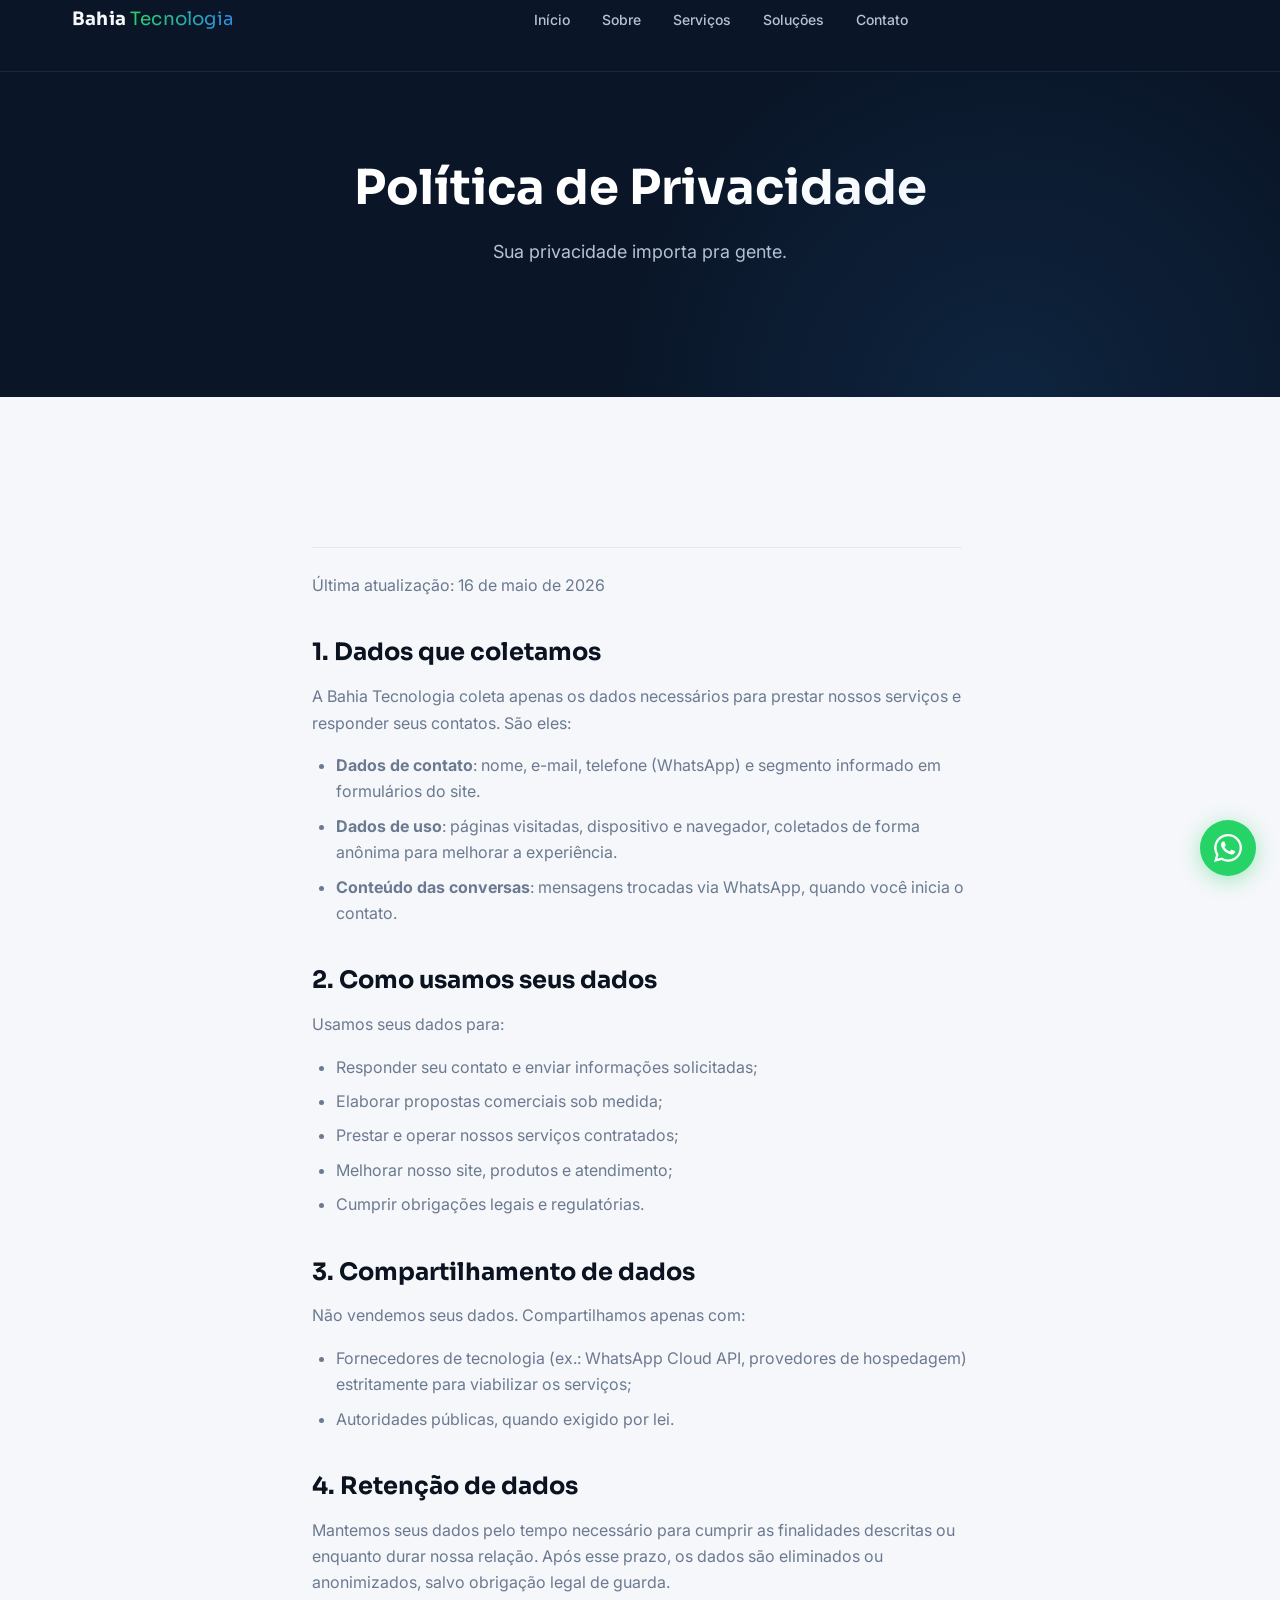
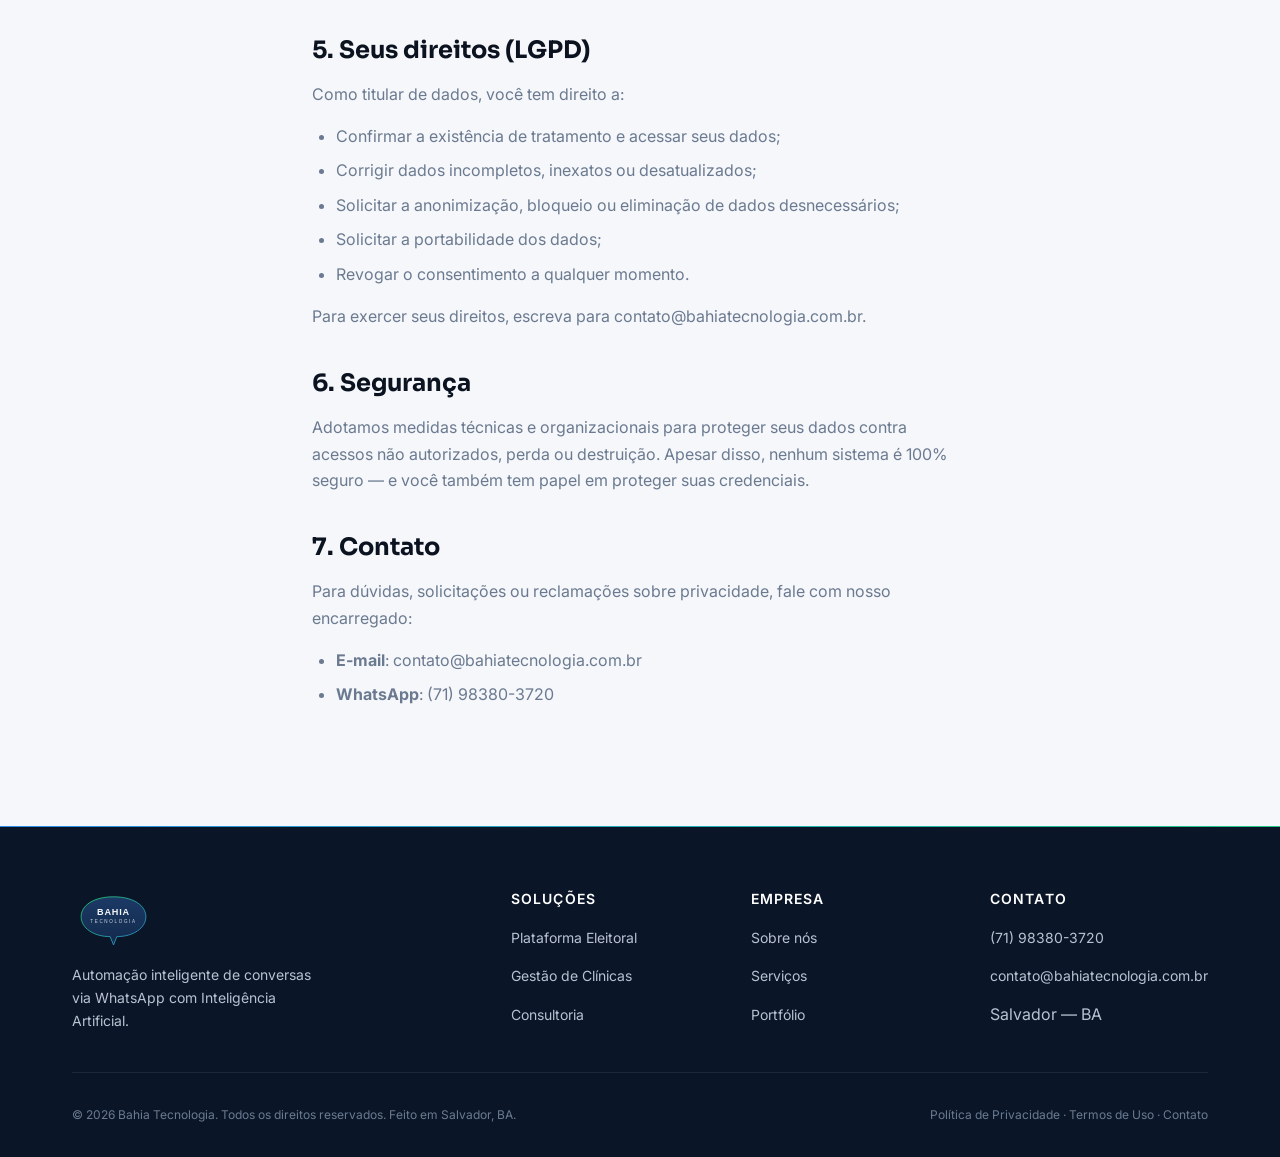
<file: politica-privacidade/index.html>
<!DOCTYPE html>
<html lang="pt-BR">
<head>
  <meta charset="UTF-8">
  <meta name="viewport" content="width=device-width, initial-scale=1.0">
  <title>Política de Privacidade | Bahia Tecnologia</title>
  <meta name="description" content="Política de privacidade da Bahia Tecnologia. Como coletamos, usamos e protegemos seus dados.">
  <link rel="canonical" href="https://www.bahiatecnologia.com.br/politica-privacidade">
  <meta property="og:type" content="website">
  <meta property="og:locale" content="pt_BR">
  <meta property="og:site_name" content="Bahia Tecnologia">
  <meta property="og:title" content="Política de Privacidade | Bahia Tecnologia">
  <meta property="og:description" content="Política de privacidade da Bahia Tecnologia. Como coletamos, usamos e protegemos seus dados.">
  <meta property="og:url" content="https://www.bahiatecnologia.com.br/politica-privacidade">
  <meta property="og:image" content="https://www.bahiatecnologia.com.br/assets/img/og-cover.png">
  <meta property="og:image:type" content="image/png">
  <meta property="og:image:width" content="1200">
  <meta property="og:image:height" content="630">
  <meta property="og:image:alt" content="Bahia Tecnologia - Automação inteligente para WhatsApp">
  <meta name="twitter:card" content="summary_large_image">
  <meta name="twitter:title" content="Política de Privacidade | Bahia Tecnologia">
  <meta name="twitter:description" content="Política de privacidade da Bahia Tecnologia. Como coletamos, usamos e protegemos seus dados.">
  <meta name="twitter:image" content="https://www.bahiatecnologia.com.br/assets/img/og-cover.png">
  <meta name="theme-color" content="#0b1320">
  <link rel="icon" type="image/svg+xml" href="../assets/favicon.svg">
  <link rel="preconnect" href="https://fonts.googleapis.com">
  <link rel="preconnect" href="https://fonts.gstatic.com" crossorigin>
  <link rel="stylesheet" href="../assets/css/styles.css">
</head>
<body>
<a class="skip-link" href="#main">Pular para o conteúdo principal</a>
<header class="navbar" role="banner">
  <div class="container">
    <div class="navbar__inner">
      <a href="../index.html" class="navbar__logo" aria-label="Bahia Tecnologia — ir para a página inicial">
        <span class="navbar__wordmark"><strong>Bahia</strong>&nbsp;<span class="wm-accent">Tecnologia</span></span>
      </a>
      <nav class="navbar__nav" role="navigation" aria-label="Navegação principal">
        <a href="../index.html">Início</a>
        <a href="../sobre/index.html">Sobre</a>
        <a href="../servicos/index.html">Serviços</a>
        <a href="../portifolio/index.html">Soluções</a>
        <a href="../contato/index.html">Contato</a>
      </nav>
      <div class="navbar__actions">
        <button class="navbar__burger" aria-expanded="false" aria-controls="mobile-menu" aria-label="Abrir menu de navegação">
          <span></span><span></span><span></span>
        </button>
      </div>
    </div>
  </div>
  <nav id="mobile-menu" class="navbar__mobile" role="navigation" aria-label="Navegação móvel">
    <a href="../index.html">Início</a>
    <a href="../sobre/index.html">Sobre</a>
    <a href="../servicos/index.html">Serviços</a>
    <a href="../portifolio/index.html">Soluções</a>
    <a href="../contato/index.html">Contato</a>
  </nav>
</header>
<main id="main">
<section class="hero hero--compact section--dark" aria-labelledby="pp-title">
  <div class="container">
    <h1 id="pp-title" class="hero__title">Política de Privacidade</h1>
    <p class="hero__lead">Sua privacidade importa pra gente.</p>
  </div>
</section>

<section class="section section--light">
  <div class="container container-narrow legal-content">
    <p class="legal-meta">Última atualização: 16 de maio de 2026</p>

    <h2>1. Dados que coletamos</h2>
    <p>A Bahia Tecnologia coleta apenas os dados necessários para prestar nossos serviços e responder seus contatos. São eles:</p>
    <ul>
      <li><strong>Dados de contato</strong>: nome, e-mail, telefone (WhatsApp) e segmento informado em formulários do site.</li>
      <li><strong>Dados de uso</strong>: páginas visitadas, dispositivo e navegador, coletados de forma anônima para melhorar a experiência.</li>
      <li><strong>Conteúdo das conversas</strong>: mensagens trocadas via WhatsApp, quando você inicia o contato.</li>
    </ul>

    <h2>2. Como usamos seus dados</h2>
    <p>Usamos seus dados para:</p>
    <ul>
      <li>Responder seu contato e enviar informações solicitadas;</li>
      <li>Elaborar propostas comerciais sob medida;</li>
      <li>Prestar e operar nossos serviços contratados;</li>
      <li>Melhorar nosso site, produtos e atendimento;</li>
      <li>Cumprir obrigações legais e regulatórias.</li>
    </ul>

    <h2>3. Compartilhamento de dados</h2>
    <p>Não vendemos seus dados. Compartilhamos apenas com:</p>
    <ul>
      <li>Fornecedores de tecnologia (ex.: WhatsApp Cloud API, provedores de hospedagem) estritamente para viabilizar os serviços;</li>
      <li>Autoridades públicas, quando exigido por lei.</li>
    </ul>

    <h2>4. Retenção de dados</h2>
    <p>Mantemos seus dados pelo tempo necessário para cumprir as finalidades descritas ou enquanto durar nossa relação. Após esse prazo, os dados são eliminados ou anonimizados, salvo obrigação legal de guarda.</p>

    <h2>5. Seus direitos (LGPD)</h2>
    <p>Como titular de dados, você tem direito a:</p>
    <ul>
      <li>Confirmar a existência de tratamento e acessar seus dados;</li>
      <li>Corrigir dados incompletos, inexatos ou desatualizados;</li>
      <li>Solicitar a anonimização, bloqueio ou eliminação de dados desnecessários;</li>
      <li>Solicitar a portabilidade dos dados;</li>
      <li>Revogar o consentimento a qualquer momento.</li>
    </ul>
    <p>Para exercer seus direitos, escreva para <a href="mailto:contato@bahiatecnologia.com.br">contato@bahiatecnologia.com.br</a>.</p>

    <h2>6. Segurança</h2>
    <p>Adotamos medidas técnicas e organizacionais para proteger seus dados contra acessos não autorizados, perda ou destruição. Apesar disso, nenhum sistema é 100% seguro — e você também tem papel em proteger suas credenciais.</p>

    <h2>7. Contato</h2>
    <p>Para dúvidas, solicitações ou reclamações sobre privacidade, fale com nosso encarregado:</p>
    <ul>
      <li><strong>E-mail</strong>: <a href="mailto:contato@bahiatecnologia.com.br">contato@bahiatecnologia.com.br</a></li>
      <li><strong>WhatsApp</strong>: (71) 98380-3720</li>
    </ul>
  </div>
</section>
</main>
<footer class="footer" role="contentinfo">
  <div class="container">
    <div class="footer__grid">
      <div class="footer__brand">
        <a href="../index.html" aria-label="Bahia Tecnologia — página inicial">
          <img src="../assets/logo.svg" alt="Bahia Tecnologia" height="44" class="site-logo footer-logo">
        </a>
        <p>Automação inteligente de conversas via WhatsApp com Inteligência Artificial.</p>
      </div>
      <div class="footer__col">
        <h3>Soluções</h3>
        <ul>
          <li><a href="../portifolio/plataforma-eleitoral/index.html">Plataforma Eleitoral</a></li>
          <li><a href="../portifolio/gestao-clinicas/index.html">Gestão de Clínicas</a></li>
          <li><a href="../servicos/index.html">Consultoria</a></li>
        </ul>
      </div>
      <div class="footer__col">
        <h3>Empresa</h3>
        <ul>
          <li><a href="../sobre/index.html">Sobre nós</a></li>
          <li><a href="../servicos/index.html">Serviços</a></li>
          <li><a href="../portifolio/index.html">Portfólio</a></li>
        </ul>
      </div>
      <div class="footer__col">
        <h3>Contato</h3>
        <ul>
          <li><a href="https://wa.me/5571983803720" target="_blank" rel="noopener noreferrer">(71) 98380-3720</a></li>
          <li><a href="mailto:contato@bahiatecnologia.com.br">contato@bahiatecnologia.com.br</a></li>
          <li>Salvador — BA</li>
        </ul>
      </div>
    </div>
    <div class="footer__bottom">
      <p>© 2026 Bahia Tecnologia. Todos os direitos reservados. Feito em Salvador, BA.</p>
      <div>
        <a href="index.html">Política de Privacidade</a> ·
        <a href="../termos/index.html">Termos de Uso</a> ·
        <a href="../contato/index.html">Contato</a>
      </div>
    </div>
  </div>
</footer>
<a href="https://wa.me/5571983803720?text=Ol%C3%A1!%20Tenho%20interesse%20nas%20solu%C3%A7%C3%B5es%20da%20Bahia%20Tecnologia." class="fab-wa" target="_blank" rel="noopener noreferrer" aria-label="Conversar no WhatsApp (abre em nova aba)">
  <svg viewBox="0 0 24 24" aria-hidden="true" focusable="false"><path d="M17.472 14.382c-.297-.149-1.758-.867-2.03-.967-.273-.099-.471-.148-.67.15-.197.297-.767.966-.94 1.164-.173.199-.347.223-.644.075-.297-.15-1.255-.463-2.39-1.475-.883-.788-1.48-1.761-1.653-2.059-.173-.297-.018-.458.13-.606.134-.133.298-.347.446-.52.149-.174.198-.298.298-.497.099-.198.05-.371-.025-.52-.075-.149-.669-1.612-.916-2.207-.242-.579-.487-.5-.669-.51-.173-.008-.371-.01-.57-.01-.198 0-.52.074-.792.372-.272.297-1.04 1.016-1.04 2.479 0 1.462 1.065 2.875 1.213 3.074.149.198 2.096 3.2 5.077 4.487.709.306 1.262.489 1.694.625.712.227 1.36.195 1.871.118.571-.085 1.758-.719 2.006-1.413.248-.694.248-1.289.173-1.413-.074-.124-.272-.198-.57-.347m-5.421 7.403h-.004a9.87 9.87 0 01-5.031-1.378l-.361-.214-3.741.982.998-3.648-.235-.374a9.86 9.86 0 01-1.51-5.26c.001-5.45 4.436-9.884 9.888-9.884 2.64 0 5.122 1.03 6.988 2.898a9.825 9.825 0 012.893 6.994c-.003 5.45-4.437 9.884-9.885 9.884m8.413-18.297A11.815 11.815 0 0012.05 0C5.495 0 .16 5.335.157 11.892c0 2.096.547 4.142 1.588 5.945L.057 24l6.305-1.654a11.882 11.882 0 005.683 1.448h.005c6.554 0 11.89-5.335 11.893-11.893a11.821 11.821 0 00-3.48-8.413z"/></svg>
</a>
<script src="../assets/js/main.js" defer></script>
</body>
</html>
</file>
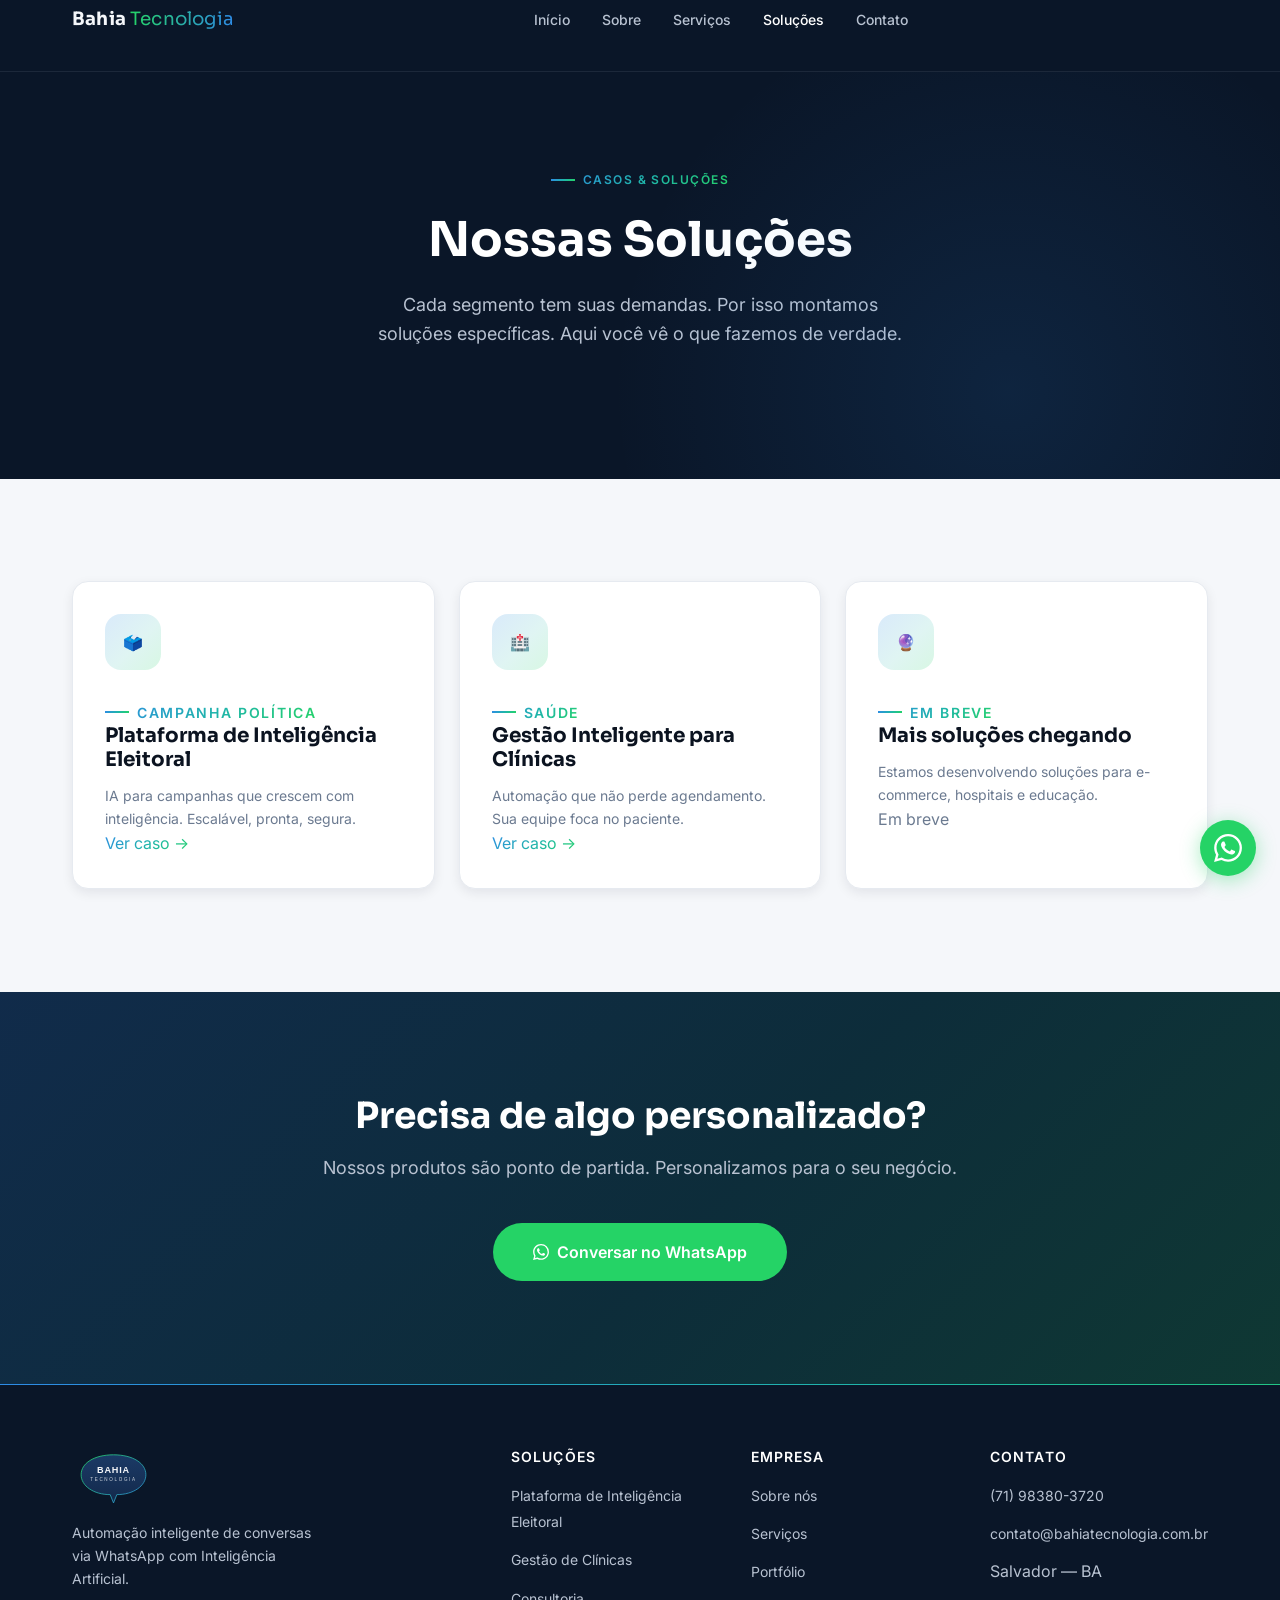
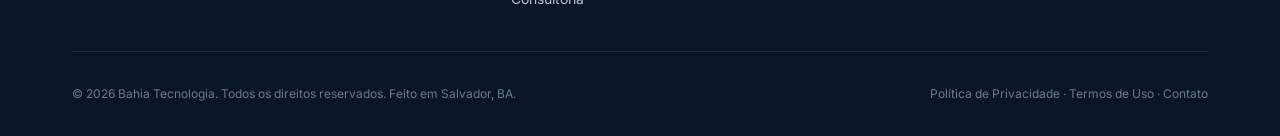
<file: portifolio/index.html>
<!DOCTYPE html>
<html lang="pt-BR">
<head>
  <meta charset="UTF-8">
  <meta name="viewport" content="width=device-width, initial-scale=1.0">
  <title>Portfólio | Bahia Tecnologia</title>
  <meta name="description" content="Conheça nossas soluções: Plataforma de Inteligência Eleitoral, Gestão de Clínicas, e muito em breve.">
  <link rel="canonical" href="https://www.bahiatecnologia.com.br/portifolio">
  <meta property="og:type" content="website">
  <meta property="og:locale" content="pt_BR">
  <meta property="og:site_name" content="Bahia Tecnologia">
  <meta property="og:title" content="Portfólio | Bahia Tecnologia">
  <meta property="og:description" content="Conheça nossas soluções: Plataforma de Inteligência Eleitoral, Gestão de Clínicas, e muito em breve.">
  <meta property="og:url" content="https://www.bahiatecnologia.com.br/portifolio">
  <meta property="og:image" content="https://www.bahiatecnologia.com.br/assets/img/og-cover.png">
  <meta property="og:image:type" content="image/png">
  <meta property="og:image:width" content="1200">
  <meta property="og:image:height" content="630">
  <meta property="og:image:alt" content="Bahia Tecnologia - Automação inteligente para WhatsApp">
  <meta name="twitter:card" content="summary_large_image">
  <meta name="twitter:title" content="Portfólio | Bahia Tecnologia">
  <meta name="twitter:description" content="Conheça nossas soluções: Plataforma de Inteligência Eleitoral, Gestão de Clínicas, e muito em breve.">
  <meta name="twitter:image" content="https://www.bahiatecnologia.com.br/assets/img/og-cover.png">
  <meta name="theme-color" content="#0b1320">
  <link rel="icon" type="image/svg+xml" href="../assets/favicon.svg">
  <link rel="preconnect" href="https://fonts.googleapis.com">
  <link rel="preconnect" href="https://fonts.gstatic.com" crossorigin>
  <link rel="stylesheet" href="../assets/css/styles.css">
</head>
<body>
<a class="skip-link" href="#main">Pular para o conteúdo principal</a>
<header class="navbar" role="banner">
  <div class="container">
    <div class="navbar__inner">
      <a href="../index.html" class="navbar__logo" aria-label="Bahia Tecnologia — ir para a página inicial">
        <span class="navbar__wordmark"><strong>Bahia</strong>&nbsp;<span class="wm-accent">Tecnologia</span></span>
      </a>
      <nav class="navbar__nav" role="navigation" aria-label="Navegação principal">
        <a href="../index.html">Início</a>
        <a href="../sobre/index.html">Sobre</a>
        <a href="../servicos/index.html">Serviços</a>
        <a href="index.html" aria-current="page">Soluções</a>
        <a href="../contato/index.html">Contato</a>
      </nav>
      <div class="navbar__actions">
        <button class="navbar__burger" aria-expanded="false" aria-controls="mobile-menu" aria-label="Abrir menu de navegação">
          <span></span><span></span><span></span>
        </button>
      </div>
    </div>
  </div>
  <nav id="mobile-menu" class="navbar__mobile" role="navigation" aria-label="Navegação móvel">
    <a href="../index.html">Início</a>
    <a href="../sobre/index.html">Sobre</a>
    <a href="../servicos/index.html">Serviços</a>
    <a href="index.html" aria-current="page">Soluções</a>
    <a href="../contato/index.html">Contato</a>
  </nav>
</header>
<main id="main">
<section class="hero hero--compact section--dark" aria-labelledby="portifolio-title">
  <div class="container">
    <p class="eyebrow hero__eyebrow">Casos & Soluções</p>
    <h1 id="portifolio-title" class="hero__title">Nossas Soluções</h1>
    <p class="hero__lead">Cada segmento tem suas demandas. Por isso montamos soluções específicas. Aqui você vê o que fazemos de verdade.</p>
  </div>
</section>

<section class="section section--light" aria-labelledby="produtos-title">
  <div class="container">
    <h2 id="produtos-title" class="visually-hidden">Lista de soluções</h2>
    <div class="grid-3">
      <a href="plataforma-eleitoral/index.html" class="card card--light card-product">
        <div class="card__icon" aria-hidden="true">🗳️</div>
        <p class="eyebrow">Campanha política</p>
        <h3>Plataforma de Inteligência Eleitoral</h3>
        <p>IA para campanhas que crescem com inteligência. Escalável, pronta, segura.</p>
        <span class="inline-flex text-gradient mt-auto">Ver caso →</span>
      </a>
      <a href="gestao-clinicas/index.html" class="card card--light card-product">
        <div class="card__icon" aria-hidden="true">🏥</div>
        <p class="eyebrow">Saúde</p>
        <h3>Gestão Inteligente para Clínicas</h3>
        <p>Automação que não perde agendamento. Sua equipe foca no paciente.</p>
        <span class="inline-flex text-gradient mt-auto">Ver caso →</span>
      </a>
      <div class="card card--light" aria-disabled="true">
        <div class="card__icon" aria-hidden="true">🔮</div>
        <p class="eyebrow">Em breve</p>
        <h3>Mais soluções chegando</h3>
        <p>Estamos desenvolvendo soluções para e-commerce, hospitais e educação.</p>
        <span class="inline-flex text-muted mt-auto">Em breve</span>
      </div>
    </div>
  </div>
</section>

<section class="cta-section" aria-labelledby="cta-portifolio-title">
  <div class="container">
    <h2 id="cta-portifolio-title">Precisa de algo personalizado?</h2>
    <p>Nossos produtos são ponto de partida. Personalizamos para o seu negócio.</p>
    <div class="cta-section__actions">
      <a href="https://wa.me/5571983803720?text=Ol%C3%A1!%20Tenho%20interesse%20nas%20solu%C3%A7%C3%B5es%20da%20Bahia%20Tecnologia." class="btn btn-primary btn-lg" target="_blank" rel="noopener noreferrer"><svg viewBox="0 0 24 24" width="16" height="16" aria-hidden="true" focusable="false" style="fill:currentColor;flex-shrink:0"><path d="M17.472 14.382c-.297-.149-1.758-.867-2.03-.967-.273-.099-.471-.148-.67.15-.197.297-.767.966-.94 1.164-.173.199-.347.223-.644.075-.297-.15-1.255-.463-2.39-1.475-.883-.788-1.48-1.761-1.653-2.059-.173-.297-.018-.458.13-.606.134-.133.298-.347.446-.52.149-.174.198-.298.298-.497.099-.198.05-.371-.025-.52-.075-.149-.669-1.612-.916-2.207-.242-.579-.487-.5-.669-.51-.173-.008-.371-.01-.57-.01-.198 0-.52.074-.792.372-.272.297-1.04 1.016-1.04 2.479 0 1.462 1.065 2.875 1.213 3.074.149.198 2.096 3.2 5.077 4.487.709.306 1.262.489 1.694.625.712.227 1.36.195 1.871.118.571-.085 1.758-.719 2.006-1.413.248-.694.248-1.289.173-1.413-.074-.124-.272-.198-.57-.347m-5.421 7.403h-.004a9.87 9.87 0 01-5.031-1.378l-.361-.214-3.741.982.998-3.648-.235-.374a9.86 9.86 0 01-1.51-5.26c.001-5.45 4.436-9.884 9.888-9.884 2.64 0 5.122 1.03 6.988 2.898a9.825 9.825 0 012.893 6.994c-.003 5.45-4.437 9.884-9.885 9.884m8.413-18.297A11.815 11.815 0 0012.05 0C5.495 0 .16 5.335.157 11.892c0 2.096.547 4.142 1.588 5.945L.057 24l6.305-1.654a11.882 11.882 0 005.683 1.448h.005c6.554 0 11.89-5.335 11.893-11.893a11.821 11.821 0 00-3.48-8.413z"/></svg> Conversar no WhatsApp</a>
    </div>
  </div>
</section>
</main>
<footer class="footer" role="contentinfo">
  <div class="container">
    <div class="footer__grid">
      <div class="footer__brand">
        <a href="../index.html" aria-label="Bahia Tecnologia — página inicial">
          <img src="../assets/logo.svg" alt="Bahia Tecnologia" height="44" class="site-logo footer-logo">
        </a>
        <p>Automação inteligente de conversas via WhatsApp com Inteligência Artificial.</p>
      </div>
      <div class="footer__col">
        <h3>Soluções</h3>
        <ul>
          <li><a href="plataforma-eleitoral/index.html">Plataforma de Inteligência Eleitoral</a></li>
          <li><a href="gestao-clinicas/index.html">Gestão de Clínicas</a></li>
          <li><a href="../servicos/index.html">Consultoria</a></li>
        </ul>
      </div>
      <div class="footer__col">
        <h3>Empresa</h3>
        <ul>
          <li><a href="../sobre/index.html">Sobre nós</a></li>
          <li><a href="../servicos/index.html">Serviços</a></li>
          <li><a href="index.html">Portfólio</a></li>
        </ul>
      </div>
      <div class="footer__col">
        <h3>Contato</h3>
        <ul>
          <li><a href="https://wa.me/5571983803720" target="_blank" rel="noopener noreferrer">(71) 98380-3720</a></li>
          <li><a href="mailto:contato@bahiatecnologia.com.br">contato@bahiatecnologia.com.br</a></li>
          <li>Salvador — BA</li>
        </ul>
      </div>
    </div>
    <div class="footer__bottom">
      <p>© 2026 Bahia Tecnologia. Todos os direitos reservados. Feito em Salvador, BA.</p>
      <div>
        <a href="../politica-privacidade/index.html">Política de Privacidade</a> ·
        <a href="../termos/index.html">Termos de Uso</a> ·
        <a href="../contato/index.html">Contato</a>
      </div>
    </div>
  </div>
</footer>
<a href="https://wa.me/5571983803720?text=Ol%C3%A1!%20Tenho%20interesse%20nas%20solu%C3%A7%C3%B5es%20da%20Bahia%20Tecnologia." class="fab-wa" target="_blank" rel="noopener noreferrer" aria-label="Conversar no WhatsApp (abre em nova aba)">
  <svg viewBox="0 0 24 24" aria-hidden="true" focusable="false"><path d="M17.472 14.382c-.297-.149-1.758-.867-2.03-.967-.273-.099-.471-.148-.67.15-.197.297-.767.966-.94 1.164-.173.199-.347.223-.644.075-.297-.15-1.255-.463-2.39-1.475-.883-.788-1.48-1.761-1.653-2.059-.173-.297-.018-.458.13-.606.134-.133.298-.347.446-.52.149-.174.198-.298.298-.497.099-.198.05-.371-.025-.52-.075-.149-.669-1.612-.916-2.207-.242-.579-.487-.5-.669-.51-.173-.008-.371-.01-.57-.01-.198 0-.52.074-.792.372-.272.297-1.04 1.016-1.04 2.479 0 1.462 1.065 2.875 1.213 3.074.149.198 2.096 3.2 5.077 4.487.709.306 1.262.489 1.694.625.712.227 1.36.195 1.871.118.571-.085 1.758-.719 2.006-1.413.248-.694.248-1.289.173-1.413-.074-.124-.272-.198-.57-.347m-5.421 7.403h-.004a9.87 9.87 0 01-5.031-1.378l-.361-.214-3.741.982.998-3.648-.235-.374a9.86 9.86 0 01-1.51-5.26c.001-5.45 4.436-9.884 9.888-9.884 2.64 0 5.122 1.03 6.988 2.898a9.825 9.825 0 012.893 6.994c-.003 5.45-4.437 9.884-9.885 9.884m8.413-18.297A11.815 11.815 0 0012.05 0C5.495 0 .16 5.335.157 11.892c0 2.096.547 4.142 1.588 5.945L.057 24l6.305-1.654a11.882 11.882 0 005.683 1.448h.005c6.554 0 11.89-5.335 11.893-11.893a11.821 11.821 0 00-3.48-8.413z"/></svg>
</a>
<script src="../assets/js/main.js" defer></script>
</body>
</html>
</file>
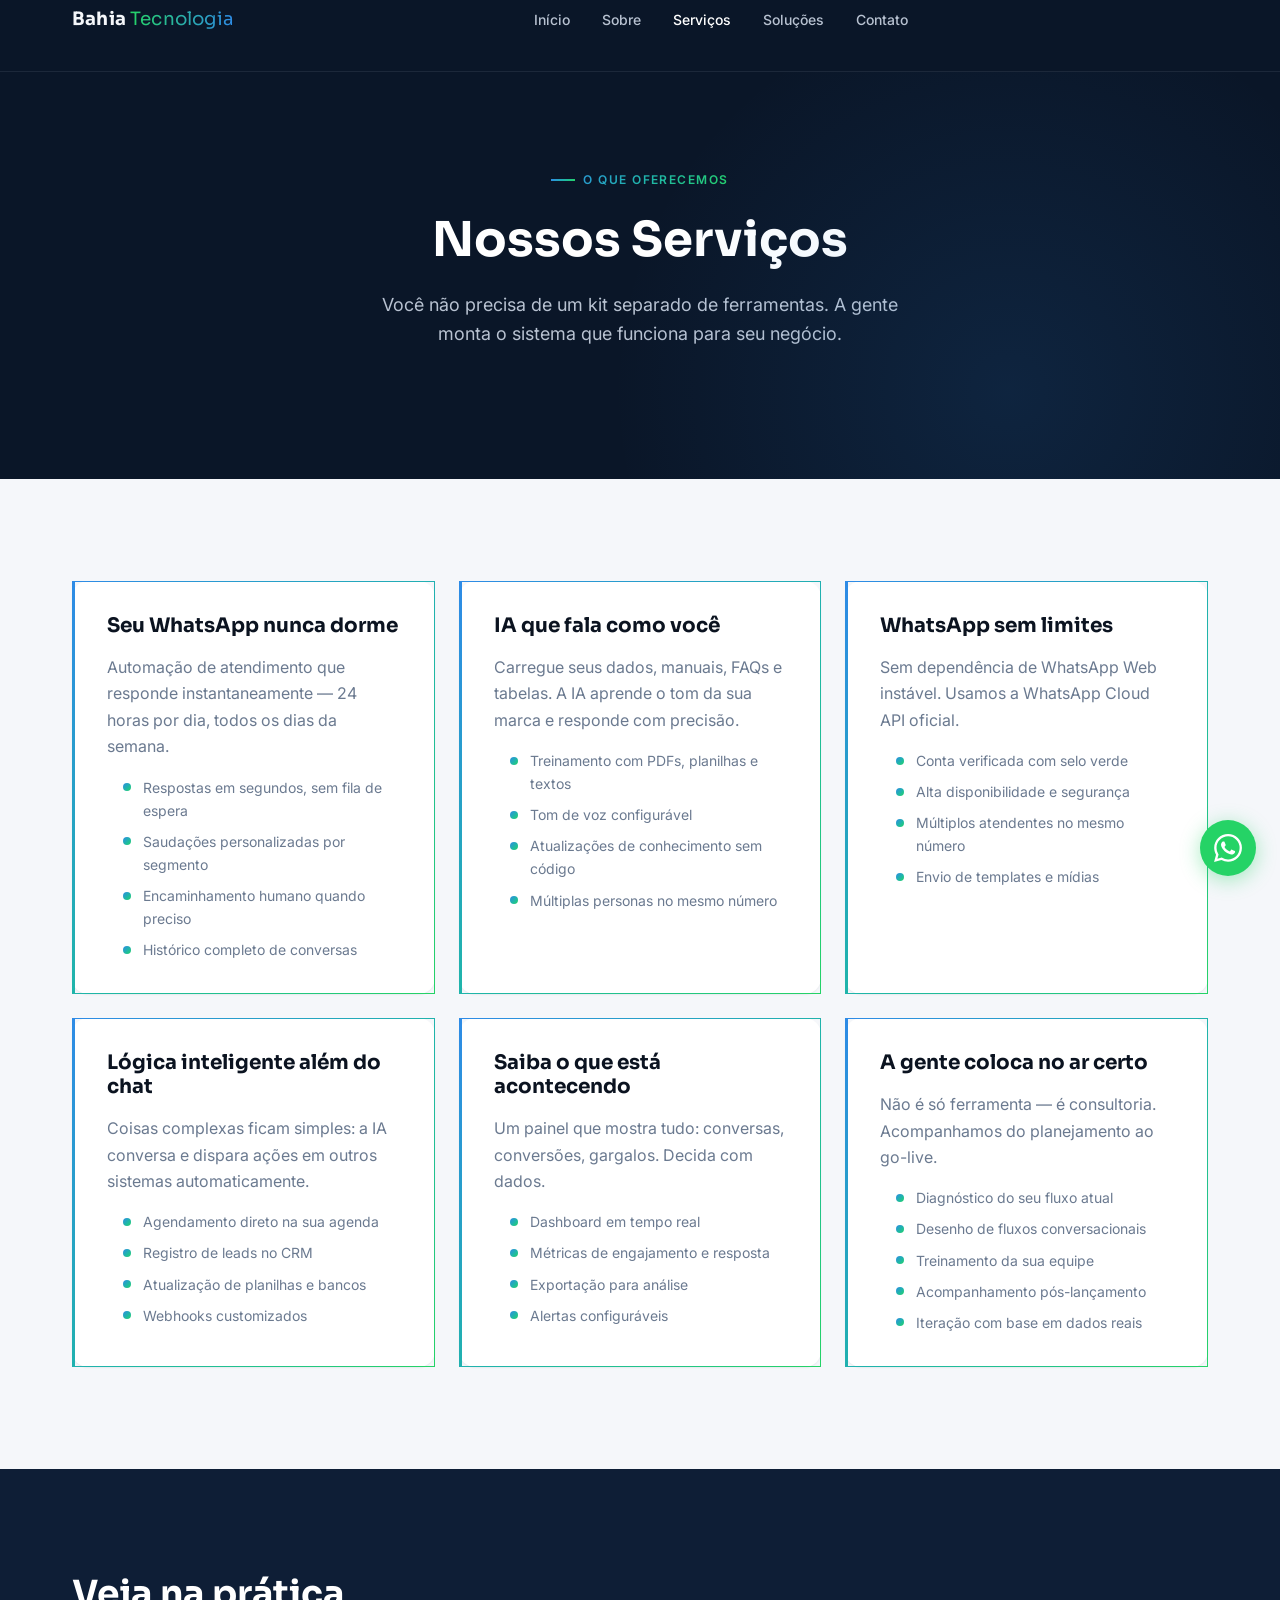
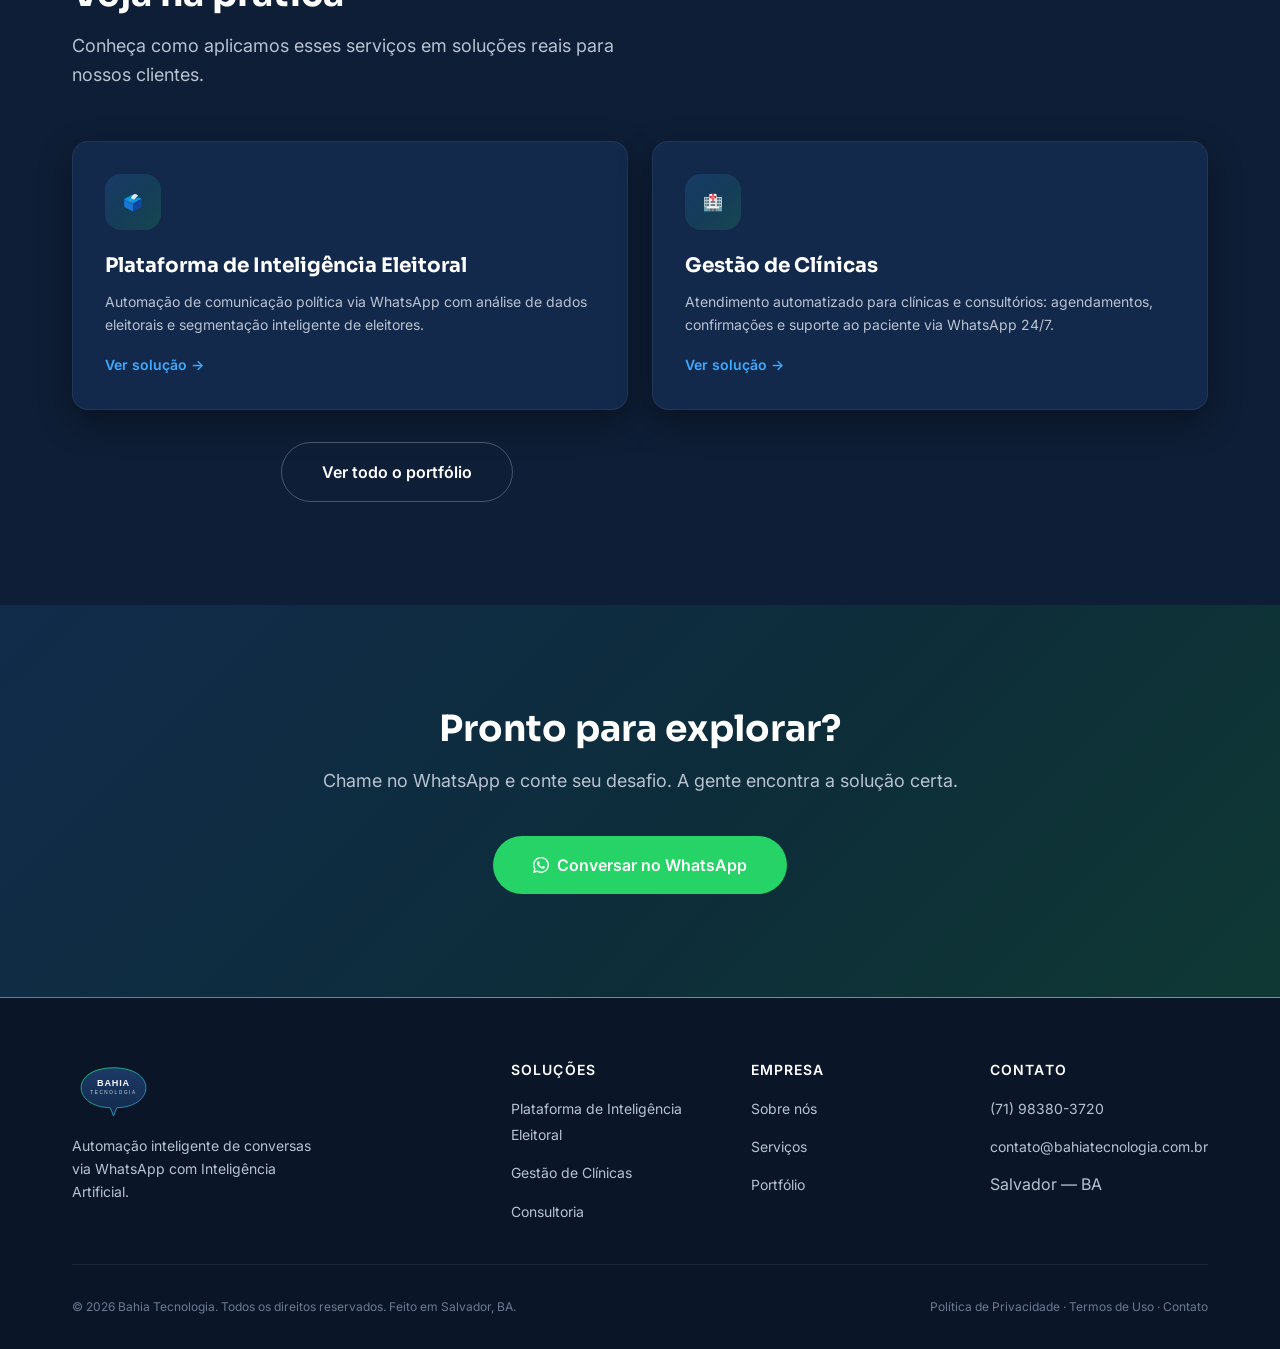
<file: servicos/index.html>
<!DOCTYPE html>
<html lang="pt-BR">
<head>
  <meta charset="UTF-8">
  <meta name="viewport" content="width=device-width, initial-scale=1.0">
  <title>Serviços de automação WhatsApp | Bahia Tecnologia</title>
  <meta name="description" content="Atendimento 24/7, Agentes IA com conhecimento próprio, Integração WhatsApp Cloud API, Dashboards e Consultoria. Tudo em um só lugar.">
  <link rel="canonical" href="https://www.bahiatecnologia.com.br/servicos">
  <meta property="og:type" content="website">
  <meta property="og:locale" content="pt_BR">
  <meta property="og:site_name" content="Bahia Tecnologia">
  <meta property="og:title" content="Serviços | Bahia Tecnologia">
  <meta property="og:description" content="Atendimento 24/7, Agentes IA com conhecimento próprio, Integração WhatsApp Cloud API, Dashboards e Consultoria.">
  <meta property="og:url" content="https://www.bahiatecnologia.com.br/servicos">
  <meta property="og:image" content="https://www.bahiatecnologia.com.br/assets/img/og-cover.png">
  <meta property="og:image:type" content="image/png">
  <meta property="og:image:width" content="1200">
  <meta property="og:image:height" content="630">
  <meta property="og:image:alt" content="Bahia Tecnologia - Automação inteligente para WhatsApp">
  <meta name="twitter:card" content="summary_large_image">
  <meta name="twitter:title" content="Serviços | Bahia Tecnologia">
  <meta name="twitter:description" content="Atendimento 24/7, Agentes IA com conhecimento próprio, Integração WhatsApp Cloud API, Dashboards e Consultoria.">
  <meta name="twitter:image" content="https://www.bahiatecnologia.com.br/assets/img/og-cover.png">
  <meta name="theme-color" content="#0b1320">
  <link rel="icon" type="image/svg+xml" href="../assets/favicon.svg">
  <link rel="preconnect" href="https://fonts.googleapis.com">
  <link rel="preconnect" href="https://fonts.gstatic.com" crossorigin>
  <link rel="stylesheet" href="../assets/css/styles.css">
</head>
<body>
<a class="skip-link" href="#main">Pular para o conteúdo principal</a>
<header class="navbar" role="banner">
  <div class="container">
    <div class="navbar__inner">
      <a href="../index.html" class="navbar__logo" aria-label="Bahia Tecnologia — ir para a página inicial">
        <span class="navbar__wordmark"><strong>Bahia</strong>&nbsp;<span class="wm-accent">Tecnologia</span></span>
      </a>
      <nav class="navbar__nav" role="navigation" aria-label="Navegação principal">
        <a href="../index.html">Início</a>
        <a href="../sobre/index.html">Sobre</a>
        <a href="index.html" aria-current="page">Serviços</a>
        <a href="../portifolio/index.html">Soluções</a>
        <a href="../contato/index.html">Contato</a>
      </nav>
      <div class="navbar__actions">
        <button class="navbar__burger" aria-expanded="false" aria-controls="mobile-menu" aria-label="Abrir menu de navegação">
          <span></span><span></span><span></span>
        </button>
      </div>
    </div>
  </div>
  <nav id="mobile-menu" class="navbar__mobile" role="navigation" aria-label="Navegação móvel">
    <a href="../index.html">Início</a>
    <a href="../sobre/index.html">Sobre</a>
    <a href="index.html" aria-current="page">Serviços</a>
    <a href="../portifolio/index.html">Soluções</a>
    <a href="../contato/index.html">Contato</a>
  </nav>
</header>
<main id="main">
<section class="hero hero--compact section--dark" aria-labelledby="servicos-title">
  <div class="container">
    <p class="eyebrow hero__eyebrow">O que oferecemos</p>
    <h1 id="servicos-title" class="hero__title">Nossos Serviços</h1>
    <p class="hero__lead">Você não precisa de um kit separado de ferramentas. A gente monta o sistema que funciona para seu negócio.</p>
  </div>
</section>

<section class="section section--light" aria-labelledby="servicos-grid-title">
  <div class="container">
    <h2 id="servicos-grid-title" class="visually-hidden">Lista de serviços</h2>
    <div class="grid-3">
      <article class="service-card">
        <h3>Seu WhatsApp nunca dorme</h3>
        <p>Automação de atendimento que responde instantaneamente — 24 horas por dia, todos os dias da semana.</p>
        <ul>
          <li>Respostas em segundos, sem fila de espera</li>
          <li>Saudações personalizadas por segmento</li>
          <li>Encaminhamento humano quando preciso</li>
          <li>Histórico completo de conversas</li>
        </ul>
      </article>
      <article class="service-card">
        <h3>IA que fala como você</h3>
        <p>Carregue seus dados, manuais, FAQs e tabelas. A IA aprende o tom da sua marca e responde com precisão.</p>
        <ul>
          <li>Treinamento com PDFs, planilhas e textos</li>
          <li>Tom de voz configurável</li>
          <li>Atualizações de conhecimento sem código</li>
          <li>Múltiplas personas no mesmo número</li>
        </ul>
      </article>
      <article class="service-card">
        <h3>WhatsApp sem limites</h3>
        <p>Sem dependência de WhatsApp Web instável. Usamos a WhatsApp Cloud API oficial.</p>
        <ul>
          <li>Conta verificada com selo verde</li>
          <li>Alta disponibilidade e segurança</li>
          <li>Múltiplos atendentes no mesmo número</li>
          <li>Envio de templates e mídias</li>
        </ul>
      </article>
      <article class="service-card">
        <h3>Lógica inteligente além do chat</h3>
        <p>Coisas complexas ficam simples: a IA conversa e dispara ações em outros sistemas automaticamente.</p>
        <ul>
          <li>Agendamento direto na sua agenda</li>
          <li>Registro de leads no CRM</li>
          <li>Atualização de planilhas e bancos</li>
          <li>Webhooks customizados</li>
        </ul>
      </article>
      <article class="service-card">
        <h3>Saiba o que está acontecendo</h3>
        <p>Um painel que mostra tudo: conversas, conversões, gargalos. Decida com dados.</p>
        <ul>
          <li>Dashboard em tempo real</li>
          <li>Métricas de engajamento e resposta</li>
          <li>Exportação para análise</li>
          <li>Alertas configuráveis</li>
        </ul>
      </article>
      <article class="service-card">
        <h3>A gente coloca no ar certo</h3>
        <p>Não é só ferramenta — é consultoria. Acompanhamos do planejamento ao go-live.</p>
        <ul>
          <li>Diagnóstico do seu fluxo atual</li>
          <li>Desenho de fluxos conversacionais</li>
          <li>Treinamento da sua equipe</li>
          <li>Acompanhamento pós-lançamento</li>
          <li>Iteração com base em dados reais</li>
        </ul>
      </article>
    </div>
  </div>
</section>

<section class="section section--dark-alt" aria-labelledby="portfolio-link-title">
  <div class="container">
    <div class="section__head">
      <h2 id="portfolio-link-title">Veja na prática</h2>
      <p>Conheça como aplicamos esses serviços em soluções reais para nossos clientes.</p>
    </div>
    <div class="grid-2">
      <a href="../portifolio/plataforma-eleitoral/index.html" class="card card--dark card--link">
        <div class="card__icon" aria-hidden="true">🗳️</div>
        <h3 class="card__title">Plataforma de Inteligência Eleitoral</h3>
        <p class="card__body">Automação de comunicação política via WhatsApp com análise de dados eleitorais e segmentação inteligente de eleitores.</p>
        <span class="card__cta">Ver solução →</span>
      </a>
      <a href="../portifolio/gestao-clinicas/index.html" class="card card--dark card--link">
        <div class="card__icon" aria-hidden="true">🏥</div>
        <h3 class="card__title">Gestão de Clínicas</h3>
        <p class="card__body">Atendimento automatizado para clínicas e consultórios: agendamentos, confirmações e suporte ao paciente via WhatsApp 24/7.</p>
        <span class="card__cta">Ver solução →</span>
      </a>
    </div>
    <p style="text-align:center;margin-top:var(--space-8)"><a href="../portifolio/index.html" class="btn btn-secondary btn-lg">Ver todo o portfólio</a></p>
  </div>
</section>

<section class="cta-section" aria-labelledby="cta-servicos-title">
  <div class="container">
    <h2 id="cta-servicos-title">Pronto para explorar?</h2>
    <p>Chame no WhatsApp e conte seu desafio. A gente encontra a solução certa.</p>
    <div class="cta-section__actions">
      <a href="https://wa.me/5571983803720?text=Ol%C3%A1!%20Tenho%20interesse%20nas%20solu%C3%A7%C3%B5es%20da%20Bahia%20Tecnologia." class="btn btn-primary btn-lg" target="_blank" rel="noopener noreferrer"><svg viewBox="0 0 24 24" width="16" height="16" aria-hidden="true" focusable="false" style="fill:currentColor;flex-shrink:0"><path d="M17.472 14.382c-.297-.149-1.758-.867-2.03-.967-.273-.099-.471-.148-.67.15-.197.297-.767.966-.94 1.164-.173.199-.347.223-.644.075-.297-.15-1.255-.463-2.39-1.475-.883-.788-1.48-1.761-1.653-2.059-.173-.297-.018-.458.13-.606.134-.133.298-.347.446-.52.149-.174.198-.298.298-.497.099-.198.05-.371-.025-.52-.075-.149-.669-1.612-.916-2.207-.242-.579-.487-.5-.669-.51-.173-.008-.371-.01-.57-.01-.198 0-.52.074-.792.372-.272.297-1.04 1.016-1.04 2.479 0 1.462 1.065 2.875 1.213 3.074.149.198 2.096 3.2 5.077 4.487.709.306 1.262.489 1.694.625.712.227 1.36.195 1.871.118.571-.085 1.758-.719 2.006-1.413.248-.694.248-1.289.173-1.413-.074-.124-.272-.198-.57-.347m-5.421 7.403h-.004a9.87 9.87 0 01-5.031-1.378l-.361-.214-3.741.982.998-3.648-.235-.374a9.86 9.86 0 01-1.51-5.26c.001-5.45 4.436-9.884 9.888-9.884 2.64 0 5.122 1.03 6.988 2.898a9.825 9.825 0 012.893 6.994c-.003 5.45-4.437 9.884-9.885 9.884m8.413-18.297A11.815 11.815 0 0012.05 0C5.495 0 .16 5.335.157 11.892c0 2.096.547 4.142 1.588 5.945L.057 24l6.305-1.654a11.882 11.882 0 005.683 1.448h.005c6.554 0 11.89-5.335 11.893-11.893a11.821 11.821 0 00-3.48-8.413z"/></svg> Conversar no WhatsApp</a>
    </div>
  </div>
</section>
</main>
<footer class="footer" role="contentinfo">
  <div class="container">
    <div class="footer__grid">
      <div class="footer__brand">
        <a href="../index.html" aria-label="Bahia Tecnologia — página inicial">
          <img src="../assets/logo.svg" alt="Bahia Tecnologia" height="44" class="site-logo footer-logo">
        </a>
        <p>Automação inteligente de conversas via WhatsApp com Inteligência Artificial.</p>
      </div>
      <div class="footer__col">
        <h3>Soluções</h3>
        <ul>
          <li><a href="../portifolio/plataforma-eleitoral/index.html">Plataforma de Inteligência Eleitoral</a></li>
          <li><a href="../portifolio/gestao-clinicas/index.html">Gestão de Clínicas</a></li>
          <li><a href="index.html">Consultoria</a></li>
        </ul>
      </div>
      <div class="footer__col">
        <h3>Empresa</h3>
        <ul>
          <li><a href="../sobre/index.html">Sobre nós</a></li>
          <li><a href="index.html">Serviços</a></li>
          <li><a href="../portifolio/index.html">Portfólio</a></li>
        </ul>
      </div>
      <div class="footer__col">
        <h3>Contato</h3>
        <ul>
          <li><a href="https://wa.me/5571983803720" target="_blank" rel="noopener noreferrer">(71) 98380-3720</a></li>
          <li><a href="mailto:contato@bahiatecnologia.com.br">contato@bahiatecnologia.com.br</a></li>
          <li>Salvador — BA</li>
        </ul>
      </div>
    </div>
    <div class="footer__bottom">
      <p>© 2026 Bahia Tecnologia. Todos os direitos reservados. Feito em Salvador, BA.</p>
      <div>
        <a href="../politica-privacidade/index.html">Política de Privacidade</a> ·
        <a href="../termos/index.html">Termos de Uso</a> ·
        <a href="../contato/index.html">Contato</a>
      </div>
    </div>
  </div>
</footer>
<a href="https://wa.me/5571983803720?text=Ol%C3%A1!%20Tenho%20interesse%20nas%20solu%C3%A7%C3%B5es%20da%20Bahia%20Tecnologia." class="fab-wa" target="_blank" rel="noopener noreferrer" aria-label="Conversar no WhatsApp (abre em nova aba)">
  <svg viewBox="0 0 24 24" aria-hidden="true" focusable="false"><path d="M17.472 14.382c-.297-.149-1.758-.867-2.03-.967-.273-.099-.471-.148-.67.15-.197.297-.767.966-.94 1.164-.173.199-.347.223-.644.075-.297-.15-1.255-.463-2.39-1.475-.883-.788-1.48-1.761-1.653-2.059-.173-.297-.018-.458.13-.606.134-.133.298-.347.446-.52.149-.174.198-.298.298-.497.099-.198.05-.371-.025-.52-.075-.149-.669-1.612-.916-2.207-.242-.579-.487-.5-.669-.51-.173-.008-.371-.01-.57-.01-.198 0-.52.074-.792.372-.272.297-1.04 1.016-1.04 2.479 0 1.462 1.065 2.875 1.213 3.074.149.198 2.096 3.2 5.077 4.487.709.306 1.262.489 1.694.625.712.227 1.36.195 1.871.118.571-.085 1.758-.719 2.006-1.413.248-.694.248-1.289.173-1.413-.074-.124-.272-.198-.57-.347m-5.421 7.403h-.004a9.87 9.87 0 01-5.031-1.378l-.361-.214-3.741.982.998-3.648-.235-.374a9.86 9.86 0 01-1.51-5.26c.001-5.45 4.436-9.884 9.888-9.884 2.64 0 5.122 1.03 6.988 2.898a9.825 9.825 0 012.893 6.994c-.003 5.45-4.437 9.884-9.885 9.884m8.413-18.297A11.815 11.815 0 0012.05 0C5.495 0 .16 5.335.157 11.892c0 2.096.547 4.142 1.588 5.945L.057 24l6.305-1.654a11.882 11.882 0 005.683 1.448h.005c6.554 0 11.89-5.335 11.893-11.893a11.821 11.821 0 00-3.48-8.413z"/></svg>
</a>
<script src="../assets/js/main.js" defer></script>
</body>
</html>
</file>
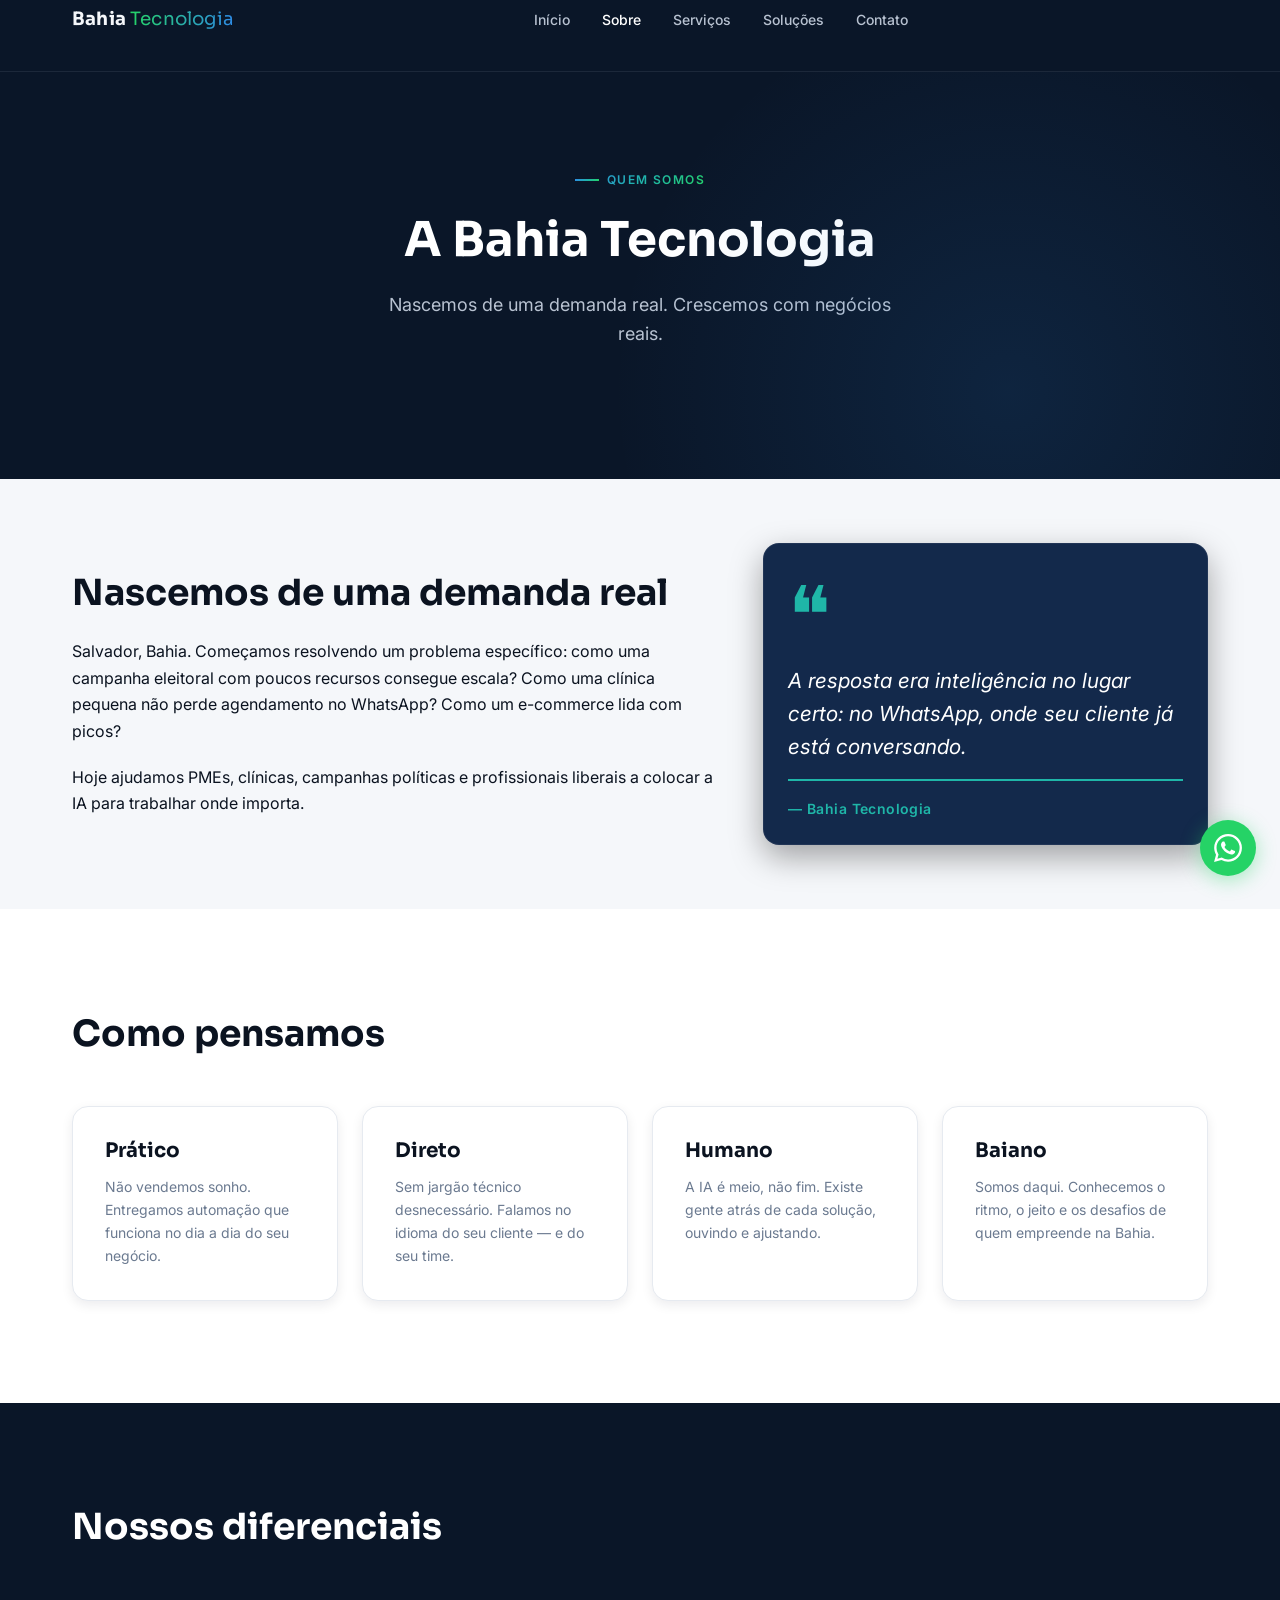
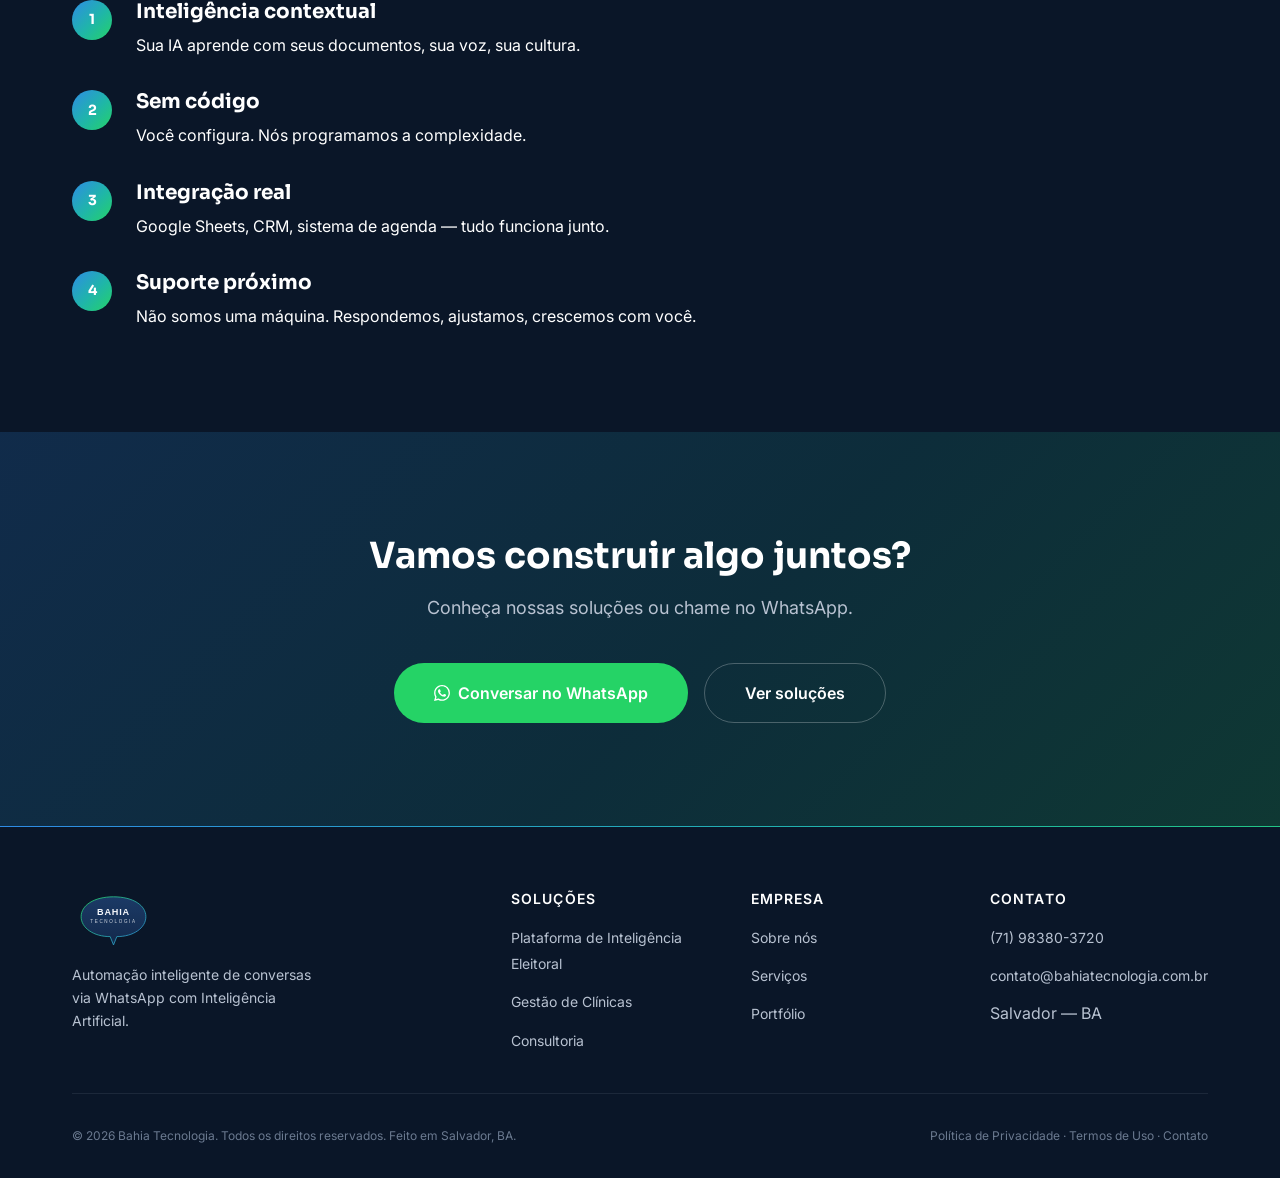
<file: sobre/index.html>
<!DOCTYPE html>
<html lang="pt-BR">
<head>
  <meta charset="UTF-8">
  <meta name="viewport" content="width=device-width, initial-scale=1.0">
  <title>Sobre a Bahia Tecnologia | Automação inteligente para WhatsApp</title>
  <meta name="description" content="Somos uma agência de tecnologia em Salvador, BA. Especialistas em automação de conversas e IA para PMEs, clínicas e campanhas.">
  <link rel="canonical" href="https://www.bahiatecnologia.com.br/sobre">
  <meta property="og:type" content="website">
  <meta property="og:locale" content="pt_BR">
  <meta property="og:site_name" content="Bahia Tecnologia">
  <meta property="og:title" content="Sobre a Bahia Tecnologia">
  <meta property="og:description" content="Somos uma agência de tecnologia em Salvador, BA. Especialistas em automação de conversas e IA para PMEs, clínicas e campanhas.">
  <meta property="og:url" content="https://www.bahiatecnologia.com.br/sobre">
  <meta property="og:image" content="https://www.bahiatecnologia.com.br/assets/img/og-cover.png">
  <meta property="og:image:type" content="image/png">
  <meta property="og:image:width" content="1200">
  <meta property="og:image:height" content="630">
  <meta property="og:image:alt" content="Bahia Tecnologia - Automação inteligente para WhatsApp">
  <meta name="twitter:card" content="summary_large_image">
  <meta name="twitter:title" content="Sobre a Bahia Tecnologia">
  <meta name="twitter:description" content="Somos uma agência de tecnologia em Salvador, BA. Especialistas em automação de conversas e IA para PMEs, clínicas e campanhas.">
  <meta name="twitter:image" content="https://www.bahiatecnologia.com.br/assets/img/og-cover.png">
  <meta name="theme-color" content="#0b1320">
  <link rel="icon" type="image/svg+xml" href="../assets/favicon.svg">
  <link rel="preconnect" href="https://fonts.googleapis.com">
  <link rel="preconnect" href="https://fonts.gstatic.com" crossorigin>
  <link rel="stylesheet" href="../assets/css/styles.css">
</head>
<body>
<a class="skip-link" href="#main">Pular para o conteúdo principal</a>
<header class="navbar" role="banner">
  <div class="container">
    <div class="navbar__inner">
      <a href="../index.html" class="navbar__logo" aria-label="Bahia Tecnologia — ir para a página inicial">
        <span class="navbar__wordmark"><strong>Bahia</strong>&nbsp;<span class="wm-accent">Tecnologia</span></span>
      </a>
      <nav class="navbar__nav" role="navigation" aria-label="Navegação principal">
        <a href="../index.html">Início</a>
        <a href="index.html" aria-current="page">Sobre</a>
        <a href="../servicos/index.html">Serviços</a>
        <a href="../portifolio/index.html">Soluções</a>
        <a href="../contato/index.html">Contato</a>
      </nav>
      <div class="navbar__actions">
        <button class="navbar__burger" aria-expanded="false" aria-controls="mobile-menu" aria-label="Abrir menu de navegação">
          <span></span><span></span><span></span>
        </button>
      </div>
    </div>
  </div>
  <nav id="mobile-menu" class="navbar__mobile" role="navigation" aria-label="Navegação móvel">
    <a href="../index.html">Início</a>
    <a href="index.html" aria-current="page">Sobre</a>
    <a href="../servicos/index.html">Serviços</a>
    <a href="../portifolio/index.html">Soluções</a>
    <a href="../contato/index.html">Contato</a>
  </nav>
</header>
<main id="main">
<section class="hero hero--compact section--dark" aria-labelledby="sobre-title">
  <div class="container">
    <p class="eyebrow hero__eyebrow">Quem somos</p>
    <h1 id="sobre-title" class="hero__title">A Bahia Tecnologia</h1>
    <p class="hero__lead">Nascemos de uma demanda real. Crescemos com negócios reais.</p>
  </div>
</section>

<section class="section section--light section--origin" aria-labelledby="origem-title">
  <div class="container">
    <div class="grid-2 origem-grid">
      <div class="origem-text">
        <h2 id="origem-title" class="origem-heading">Nascemos de uma demanda real</h2>
        <p>Salvador, Bahia. Começamos resolvendo um problema específico: como uma campanha eleitoral com poucos recursos consegue escala? Como uma clínica pequena não perde agendamento no WhatsApp? Como um e-commerce lida com picos?</p>
        <p>Hoje ajudamos PMEs, clínicas, campanhas políticas e profissionais liberais a colocar a IA para trabalhar onde importa.</p>
      </div>
      <div class="origem-quote">
        <div class="card card--dark quote-card">
          <div class="quote-mark" aria-hidden="true">❝</div>
          <p>A resposta era inteligência no lugar certo: no WhatsApp, onde seu cliente já está conversando.</p>
          <footer class="quote-attribution">— Bahia Tecnologia</footer>
        </div>
      </div>
    </div>
  </div>
</section>

<section class="section section--light-alt" aria-labelledby="valores-title">
  <div class="container">
    <div class="section__head">
      <h2 id="valores-title">Como pensamos</h2>
    </div>
    <div class="grid-4">
      <article class="card card--light">
        <h3>Prático</h3>
        <p>Não vendemos sonho. Entregamos automação que funciona no dia a dia do seu negócio.</p>
      </article>
      <article class="card card--light">
        <h3>Direto</h3>
        <p>Sem jargão técnico desnecessário. Falamos no idioma do seu cliente — e do seu time.</p>
      </article>
      <article class="card card--light">
        <h3>Humano</h3>
        <p>A IA é meio, não fim. Existe gente atrás de cada solução, ouvindo e ajustando.</p>
      </article>
      <article class="card card--light">
        <h3>Baiano</h3>
        <p>Somos daqui. Conhecemos o ritmo, o jeito e os desafios de quem empreende na Bahia.</p>
      </article>
    </div>
  </div>
</section>

<section class="section section--dark" aria-labelledby="diferenciais-title">
  <div class="container">
    <div class="section__head">
      <h2 id="diferenciais-title">Nossos diferenciais</h2>
    </div>
    <div class="steps">
      <div class="step"><div class="step__num" aria-hidden="true">1</div><div class="step__body"><h3>Inteligência contextual</h3><p>Sua IA aprende com seus documentos, sua voz, sua cultura.</p></div></div>
      <div class="step"><div class="step__num" aria-hidden="true">2</div><div class="step__body"><h3>Sem código</h3><p>Você configura. Nós programamos a complexidade.</p></div></div>
      <div class="step"><div class="step__num" aria-hidden="true">3</div><div class="step__body"><h3>Integração real</h3><p>Google Sheets, CRM, sistema de agenda — tudo funciona junto.</p></div></div>
      <div class="step"><div class="step__num" aria-hidden="true">4</div><div class="step__body"><h3>Suporte próximo</h3><p>Não somos uma máquina. Respondemos, ajustamos, crescemos com você.</p></div></div>
    </div>
  </div>
</section>

<section class="cta-section" aria-labelledby="cta-sobre-title">
  <div class="container">
    <h2 id="cta-sobre-title">Vamos construir algo juntos?</h2>
    <p>Conheça nossas soluções ou chame no WhatsApp.</p>
    <div class="cta-section__actions">
      <a href="https://wa.me/5571983803720?text=Ol%C3%A1!%20Tenho%20interesse%20nas%20solu%C3%A7%C3%B5es%20da%20Bahia%20Tecnologia." class="btn btn-primary btn-lg" target="_blank" rel="noopener noreferrer"><svg viewBox="0 0 24 24" width="16" height="16" aria-hidden="true" focusable="false" style="fill:currentColor;flex-shrink:0"><path d="M17.472 14.382c-.297-.149-1.758-.867-2.03-.967-.273-.099-.471-.148-.67.15-.197.297-.767.966-.94 1.164-.173.199-.347.223-.644.075-.297-.15-1.255-.463-2.39-1.475-.883-.788-1.48-1.761-1.653-2.059-.173-.297-.018-.458.13-.606.134-.133.298-.347.446-.52.149-.174.198-.298.298-.497.099-.198.05-.371-.025-.52-.075-.149-.669-1.612-.916-2.207-.242-.579-.487-.5-.669-.51-.173-.008-.371-.01-.57-.01-.198 0-.52.074-.792.372-.272.297-1.04 1.016-1.04 2.479 0 1.462 1.065 2.875 1.213 3.074.149.198 2.096 3.2 5.077 4.487.709.306 1.262.489 1.694.625.712.227 1.36.195 1.871.118.571-.085 1.758-.719 2.006-1.413.248-.694.248-1.289.173-1.413-.074-.124-.272-.198-.57-.347m-5.421 7.403h-.004a9.87 9.87 0 01-5.031-1.378l-.361-.214-3.741.982.998-3.648-.235-.374a9.86 9.86 0 01-1.51-5.26c.001-5.45 4.436-9.884 9.888-9.884 2.64 0 5.122 1.03 6.988 2.898a9.825 9.825 0 012.893 6.994c-.003 5.45-4.437 9.884-9.885 9.884m8.413-18.297A11.815 11.815 0 0012.05 0C5.495 0 .16 5.335.157 11.892c0 2.096.547 4.142 1.588 5.945L.057 24l6.305-1.654a11.882 11.882 0 005.683 1.448h.005c6.554 0 11.89-5.335 11.893-11.893a11.821 11.821 0 00-3.48-8.413z"/></svg> Conversar no WhatsApp</a>
      <a href="../portifolio/index.html" class="btn btn-secondary btn-lg">Ver soluções</a>
    </div>
  </div>
</section>
</main>
<footer class="footer" role="contentinfo">
  <div class="container">
    <div class="footer__grid">
      <div class="footer__brand">
        <a href="../index.html" aria-label="Bahia Tecnologia — página inicial">
          <img src="../assets/logo.svg" alt="Bahia Tecnologia" height="44" class="site-logo footer-logo">
        </a>
        <p>Automação inteligente de conversas via WhatsApp com Inteligência Artificial.</p>
      </div>
      <div class="footer__col">
        <h3>Soluções</h3>
        <ul>
          <li><a href="../portifolio/plataforma-eleitoral/index.html">Plataforma de Inteligência Eleitoral</a></li>
          <li><a href="../portifolio/gestao-clinicas/index.html">Gestão de Clínicas</a></li>
          <li><a href="../servicos/index.html">Consultoria</a></li>
        </ul>
      </div>
      <div class="footer__col">
        <h3>Empresa</h3>
        <ul>
          <li><a href="index.html">Sobre nós</a></li>
          <li><a href="../servicos/index.html">Serviços</a></li>
          <li><a href="../portifolio/index.html">Portfólio</a></li>
        </ul>
      </div>
      <div class="footer__col">
        <h3>Contato</h3>
        <ul>
          <li><a href="https://wa.me/5571983803720" target="_blank" rel="noopener noreferrer">(71) 98380-3720</a></li>
          <li><a href="mailto:contato@bahiatecnologia.com.br">contato@bahiatecnologia.com.br</a></li>
          <li>Salvador — BA</li>
        </ul>
      </div>
    </div>
    <div class="footer__bottom">
      <p>© 2026 Bahia Tecnologia. Todos os direitos reservados. Feito em Salvador, BA.</p>
      <div>
        <a href="../politica-privacidade/index.html">Política de Privacidade</a> ·
        <a href="../termos/index.html">Termos de Uso</a> ·
        <a href="../contato/index.html">Contato</a>
      </div>
    </div>
  </div>
</footer>
<a href="https://wa.me/5571983803720?text=Ol%C3%A1!%20Tenho%20interesse%20nas%20solu%C3%A7%C3%B5es%20da%20Bahia%20Tecnologia." class="fab-wa" target="_blank" rel="noopener noreferrer" aria-label="Conversar no WhatsApp (abre em nova aba)">
  <svg viewBox="0 0 24 24" aria-hidden="true" focusable="false"><path d="M17.472 14.382c-.297-.149-1.758-.867-2.03-.967-.273-.099-.471-.148-.67.15-.197.297-.767.966-.94 1.164-.173.199-.347.223-.644.075-.297-.15-1.255-.463-2.39-1.475-.883-.788-1.48-1.761-1.653-2.059-.173-.297-.018-.458.13-.606.134-.133.298-.347.446-.52.149-.174.198-.298.298-.497.099-.198.05-.371-.025-.52-.075-.149-.669-1.612-.916-2.207-.242-.579-.487-.5-.669-.51-.173-.008-.371-.01-.57-.01-.198 0-.52.074-.792.372-.272.297-1.04 1.016-1.04 2.479 0 1.462 1.065 2.875 1.213 3.074.149.198 2.096 3.2 5.077 4.487.709.306 1.262.489 1.694.625.712.227 1.36.195 1.871.118.571-.085 1.758-.719 2.006-1.413.248-.694.248-1.289.173-1.413-.074-.124-.272-.198-.57-.347m-5.421 7.403h-.004a9.87 9.87 0 01-5.031-1.378l-.361-.214-3.741.982.998-3.648-.235-.374a9.86 9.86 0 01-1.51-5.26c.001-5.45 4.436-9.884 9.888-9.884 2.64 0 5.122 1.03 6.988 2.898a9.825 9.825 0 012.893 6.994c-.003 5.45-4.437 9.884-9.885 9.884m8.413-18.297A11.815 11.815 0 0012.05 0C5.495 0 .16 5.335.157 11.892c0 2.096.547 4.142 1.588 5.945L.057 24l6.305-1.654a11.882 11.882 0 005.683 1.448h.005c6.554 0 11.89-5.335 11.893-11.893a11.821 11.821 0 00-3.48-8.413z"/></svg>
</a>
<script src="../assets/js/main.js" defer></script>
</body>
</html>
</file>
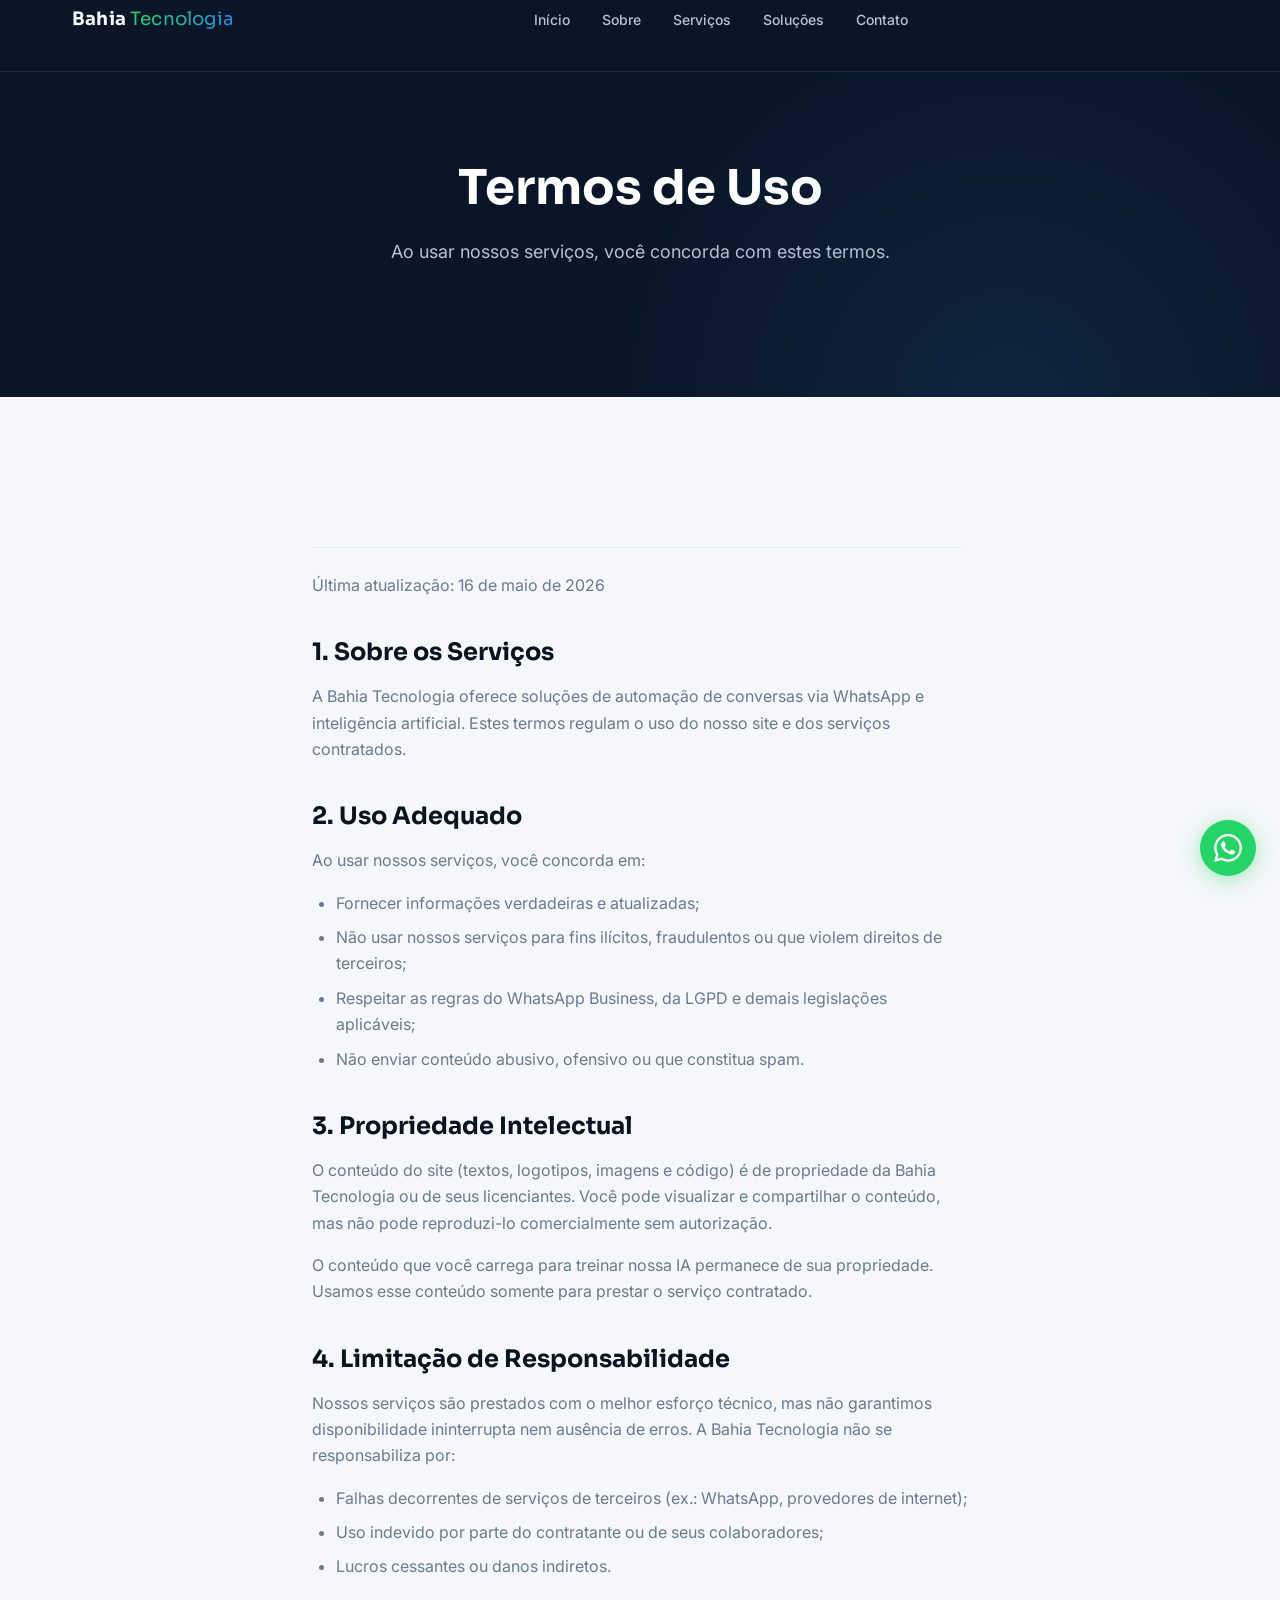
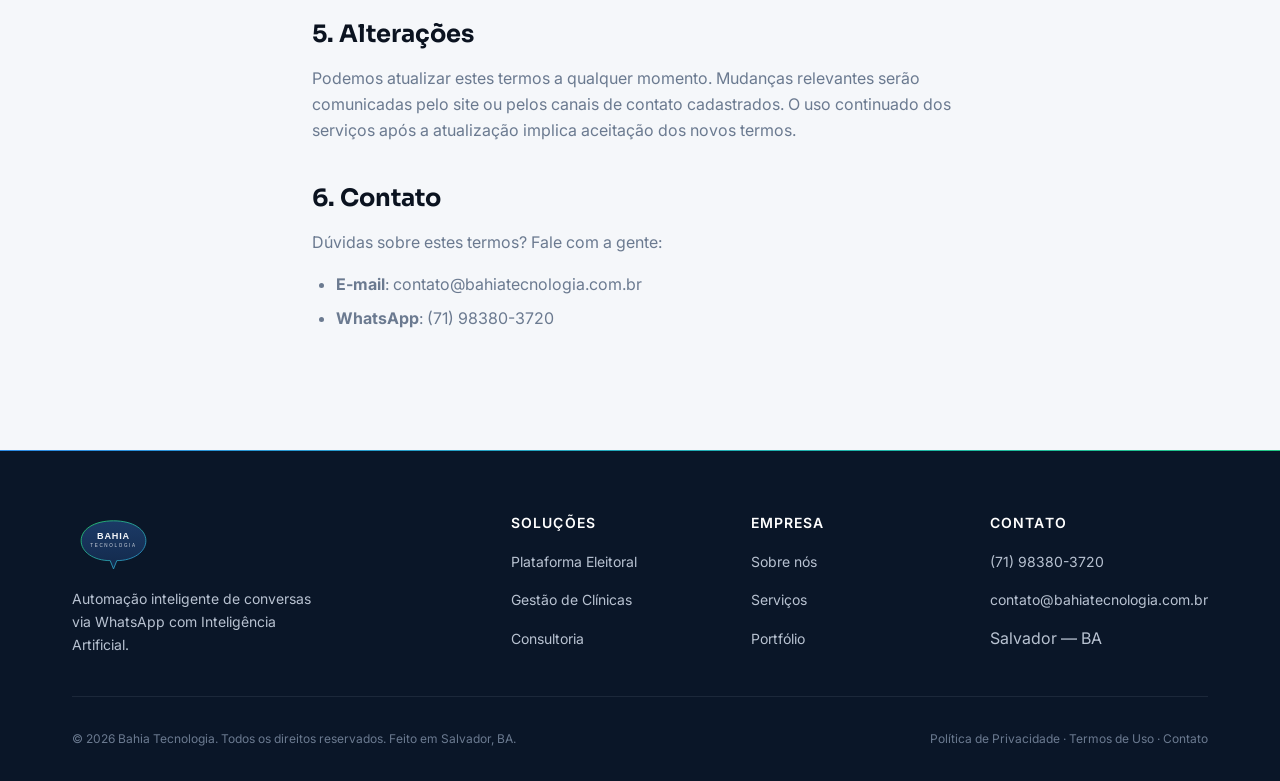
<file: termos/index.html>
<!DOCTYPE html>
<html lang="pt-BR">
<head>
  <meta charset="UTF-8">
  <meta name="viewport" content="width=device-width, initial-scale=1.0">
  <title>Termos de Uso | Bahia Tecnologia</title>
  <meta name="description" content="Termos de uso dos serviços da Bahia Tecnologia.">
  <link rel="canonical" href="https://www.bahiatecnologia.com.br/termos">
  <meta property="og:type" content="website">
  <meta property="og:locale" content="pt_BR">
  <meta property="og:site_name" content="Bahia Tecnologia">
  <meta property="og:title" content="Termos de Uso | Bahia Tecnologia">
  <meta property="og:description" content="Termos de uso dos serviços da Bahia Tecnologia.">
  <meta property="og:url" content="https://www.bahiatecnologia.com.br/termos">
  <meta property="og:image" content="https://www.bahiatecnologia.com.br/assets/img/og-cover.png">
  <meta property="og:image:type" content="image/png">
  <meta property="og:image:width" content="1200">
  <meta property="og:image:height" content="630">
  <meta property="og:image:alt" content="Bahia Tecnologia - Automação inteligente para WhatsApp">
  <meta name="twitter:card" content="summary_large_image">
  <meta name="twitter:title" content="Termos de Uso | Bahia Tecnologia">
  <meta name="twitter:description" content="Termos de uso dos serviços da Bahia Tecnologia.">
  <meta name="twitter:image" content="https://www.bahiatecnologia.com.br/assets/img/og-cover.png">
  <meta name="theme-color" content="#0b1320">
  <link rel="icon" type="image/svg+xml" href="../assets/favicon.svg">
  <link rel="preconnect" href="https://fonts.googleapis.com">
  <link rel="preconnect" href="https://fonts.gstatic.com" crossorigin>
  <link rel="stylesheet" href="../assets/css/styles.css">
</head>
<body>
<a class="skip-link" href="#main">Pular para o conteúdo principal</a>
<header class="navbar" role="banner">
  <div class="container">
    <div class="navbar__inner">
      <a href="../index.html" class="navbar__logo" aria-label="Bahia Tecnologia — ir para a página inicial">
        <span class="navbar__wordmark"><strong>Bahia</strong>&nbsp;<span class="wm-accent">Tecnologia</span></span>
      </a>
      <nav class="navbar__nav" role="navigation" aria-label="Navegação principal">
        <a href="../index.html">Início</a>
        <a href="../sobre/index.html">Sobre</a>
        <a href="../servicos/index.html">Serviços</a>
        <a href="../portifolio/index.html">Soluções</a>
        <a href="../contato/index.html">Contato</a>
      </nav>
      <div class="navbar__actions">
        <button class="navbar__burger" aria-expanded="false" aria-controls="mobile-menu" aria-label="Abrir menu de navegação">
          <span></span><span></span><span></span>
        </button>
      </div>
    </div>
  </div>
  <nav id="mobile-menu" class="navbar__mobile" role="navigation" aria-label="Navegação móvel">
    <a href="../index.html">Início</a>
    <a href="../sobre/index.html">Sobre</a>
    <a href="../servicos/index.html">Serviços</a>
    <a href="../portifolio/index.html">Soluções</a>
    <a href="../contato/index.html">Contato</a>
  </nav>
</header>
<main id="main">
<section class="hero hero--compact section--dark" aria-labelledby="tu-title">
  <div class="container">
    <h1 id="tu-title" class="hero__title">Termos de Uso</h1>
    <p class="hero__lead">Ao usar nossos serviços, você concorda com estes termos.</p>
  </div>
</section>

<section class="section section--light">
  <div class="container container-narrow legal-content">
    <p class="legal-meta">Última atualização: 16 de maio de 2026</p>

    <h2>1. Sobre os Serviços</h2>
    <p>A Bahia Tecnologia oferece soluções de automação de conversas via WhatsApp e inteligência artificial. Estes termos regulam o uso do nosso site e dos serviços contratados.</p>

    <h2>2. Uso Adequado</h2>
    <p>Ao usar nossos serviços, você concorda em:</p>
    <ul>
      <li>Fornecer informações verdadeiras e atualizadas;</li>
      <li>Não usar nossos serviços para fins ilícitos, fraudulentos ou que violem direitos de terceiros;</li>
      <li>Respeitar as regras do WhatsApp Business, da LGPD e demais legislações aplicáveis;</li>
      <li>Não enviar conteúdo abusivo, ofensivo ou que constitua spam.</li>
    </ul>

    <h2>3. Propriedade Intelectual</h2>
    <p>O conteúdo do site (textos, logotipos, imagens e código) é de propriedade da Bahia Tecnologia ou de seus licenciantes. Você pode visualizar e compartilhar o conteúdo, mas não pode reproduzi-lo comercialmente sem autorização.</p>
    <p>O conteúdo que você carrega para treinar nossa IA permanece de sua propriedade. Usamos esse conteúdo somente para prestar o serviço contratado.</p>

    <h2>4. Limitação de Responsabilidade</h2>
    <p>Nossos serviços são prestados com o melhor esforço técnico, mas não garantimos disponibilidade ininterrupta nem ausência de erros. A Bahia Tecnologia não se responsabiliza por:</p>
    <ul>
      <li>Falhas decorrentes de serviços de terceiros (ex.: WhatsApp, provedores de internet);</li>
      <li>Uso indevido por parte do contratante ou de seus colaboradores;</li>
      <li>Lucros cessantes ou danos indiretos.</li>
    </ul>

    <h2>5. Alterações</h2>
    <p>Podemos atualizar estes termos a qualquer momento. Mudanças relevantes serão comunicadas pelo site ou pelos canais de contato cadastrados. O uso continuado dos serviços após a atualização implica aceitação dos novos termos.</p>

    <h2>6. Contato</h2>
    <p>Dúvidas sobre estes termos? Fale com a gente:</p>
    <ul>
      <li><strong>E-mail</strong>: <a href="mailto:contato@bahiatecnologia.com.br">contato@bahiatecnologia.com.br</a></li>
      <li><strong>WhatsApp</strong>: (71) 98380-3720</li>
    </ul>
  </div>
</section>
</main>
<footer class="footer" role="contentinfo">
  <div class="container">
    <div class="footer__grid">
      <div class="footer__brand">
        <a href="../index.html" aria-label="Bahia Tecnologia — página inicial">
          <img src="../assets/logo.svg" alt="Bahia Tecnologia" height="44" class="site-logo footer-logo">
        </a>
        <p>Automação inteligente de conversas via WhatsApp com Inteligência Artificial.</p>
      </div>
      <div class="footer__col">
        <h3>Soluções</h3>
        <ul>
          <li><a href="../portifolio/plataforma-eleitoral/index.html">Plataforma Eleitoral</a></li>
          <li><a href="../portifolio/gestao-clinicas/index.html">Gestão de Clínicas</a></li>
          <li><a href="../servicos/index.html">Consultoria</a></li>
        </ul>
      </div>
      <div class="footer__col">
        <h3>Empresa</h3>
        <ul>
          <li><a href="../sobre/index.html">Sobre nós</a></li>
          <li><a href="../servicos/index.html">Serviços</a></li>
          <li><a href="../portifolio/index.html">Portfólio</a></li>
        </ul>
      </div>
      <div class="footer__col">
        <h3>Contato</h3>
        <ul>
          <li><a href="https://wa.me/5571983803720" target="_blank" rel="noopener noreferrer">(71) 98380-3720</a></li>
          <li><a href="mailto:contato@bahiatecnologia.com.br">contato@bahiatecnologia.com.br</a></li>
          <li>Salvador — BA</li>
        </ul>
      </div>
    </div>
    <div class="footer__bottom">
      <p>© 2026 Bahia Tecnologia. Todos os direitos reservados. Feito em Salvador, BA.</p>
      <div>
        <a href="../politica-privacidade/index.html">Política de Privacidade</a> ·
        <a href="index.html">Termos de Uso</a> ·
        <a href="../contato/index.html">Contato</a>
      </div>
    </div>
  </div>
</footer>
<a href="https://wa.me/5571983803720?text=Ol%C3%A1!%20Tenho%20interesse%20nas%20solu%C3%A7%C3%B5es%20da%20Bahia%20Tecnologia." class="fab-wa" target="_blank" rel="noopener noreferrer" aria-label="Conversar no WhatsApp (abre em nova aba)">
  <svg viewBox="0 0 24 24" aria-hidden="true" focusable="false"><path d="M17.472 14.382c-.297-.149-1.758-.867-2.03-.967-.273-.099-.471-.148-.67.15-.197.297-.767.966-.94 1.164-.173.199-.347.223-.644.075-.297-.15-1.255-.463-2.39-1.475-.883-.788-1.48-1.761-1.653-2.059-.173-.297-.018-.458.13-.606.134-.133.298-.347.446-.52.149-.174.198-.298.298-.497.099-.198.05-.371-.025-.52-.075-.149-.669-1.612-.916-2.207-.242-.579-.487-.5-.669-.51-.173-.008-.371-.01-.57-.01-.198 0-.52.074-.792.372-.272.297-1.04 1.016-1.04 2.479 0 1.462 1.065 2.875 1.213 3.074.149.198 2.096 3.2 5.077 4.487.709.306 1.262.489 1.694.625.712.227 1.36.195 1.871.118.571-.085 1.758-.719 2.006-1.413.248-.694.248-1.289.173-1.413-.074-.124-.272-.198-.57-.347m-5.421 7.403h-.004a9.87 9.87 0 01-5.031-1.378l-.361-.214-3.741.982.998-3.648-.235-.374a9.86 9.86 0 01-1.51-5.26c.001-5.45 4.436-9.884 9.888-9.884 2.64 0 5.122 1.03 6.988 2.898a9.825 9.825 0 012.893 6.994c-.003 5.45-4.437 9.884-9.885 9.884m8.413-18.297A11.815 11.815 0 0012.05 0C5.495 0 .16 5.335.157 11.892c0 2.096.547 4.142 1.588 5.945L.057 24l6.305-1.654a11.882 11.882 0 005.683 1.448h.005c6.554 0 11.89-5.335 11.893-11.893a11.821 11.821 0 00-3.48-8.413z"/></svg>
</a>
<script src="../assets/js/main.js" defer></script>
</body>
</html>
</file>
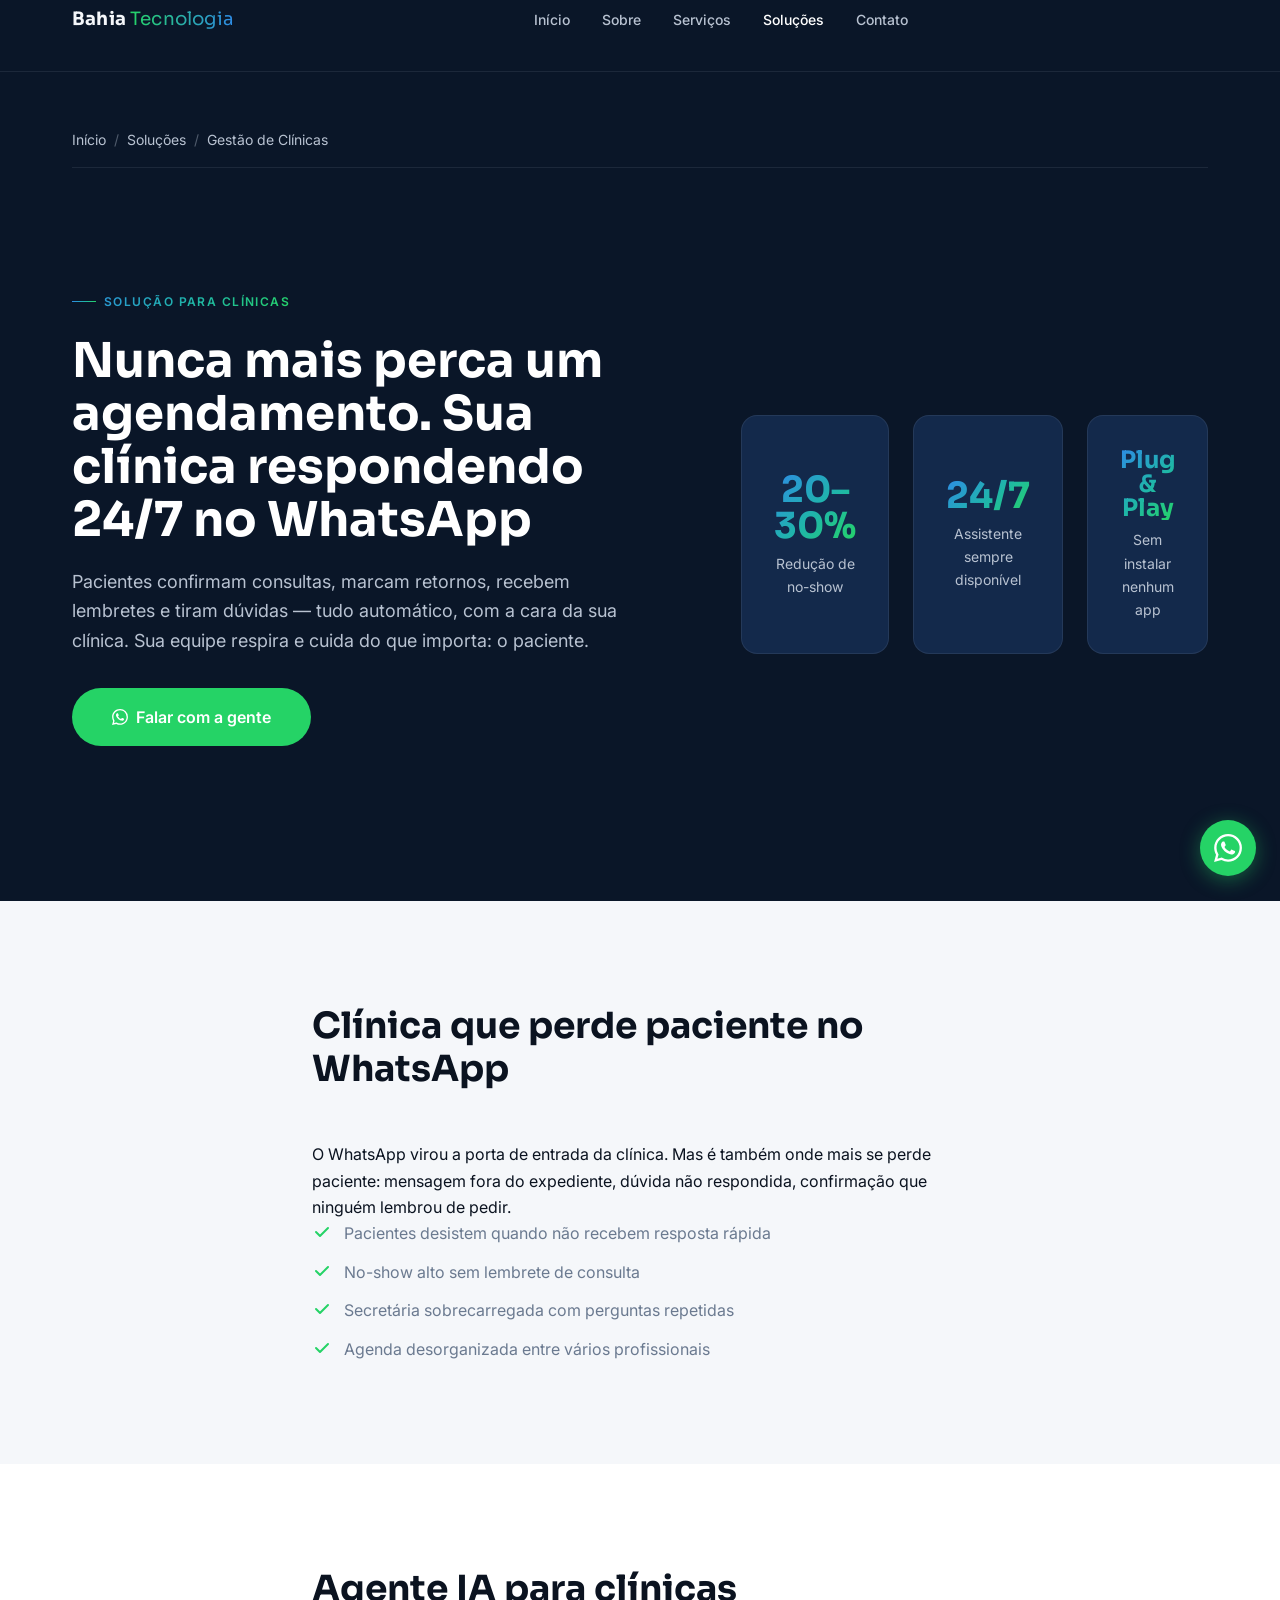
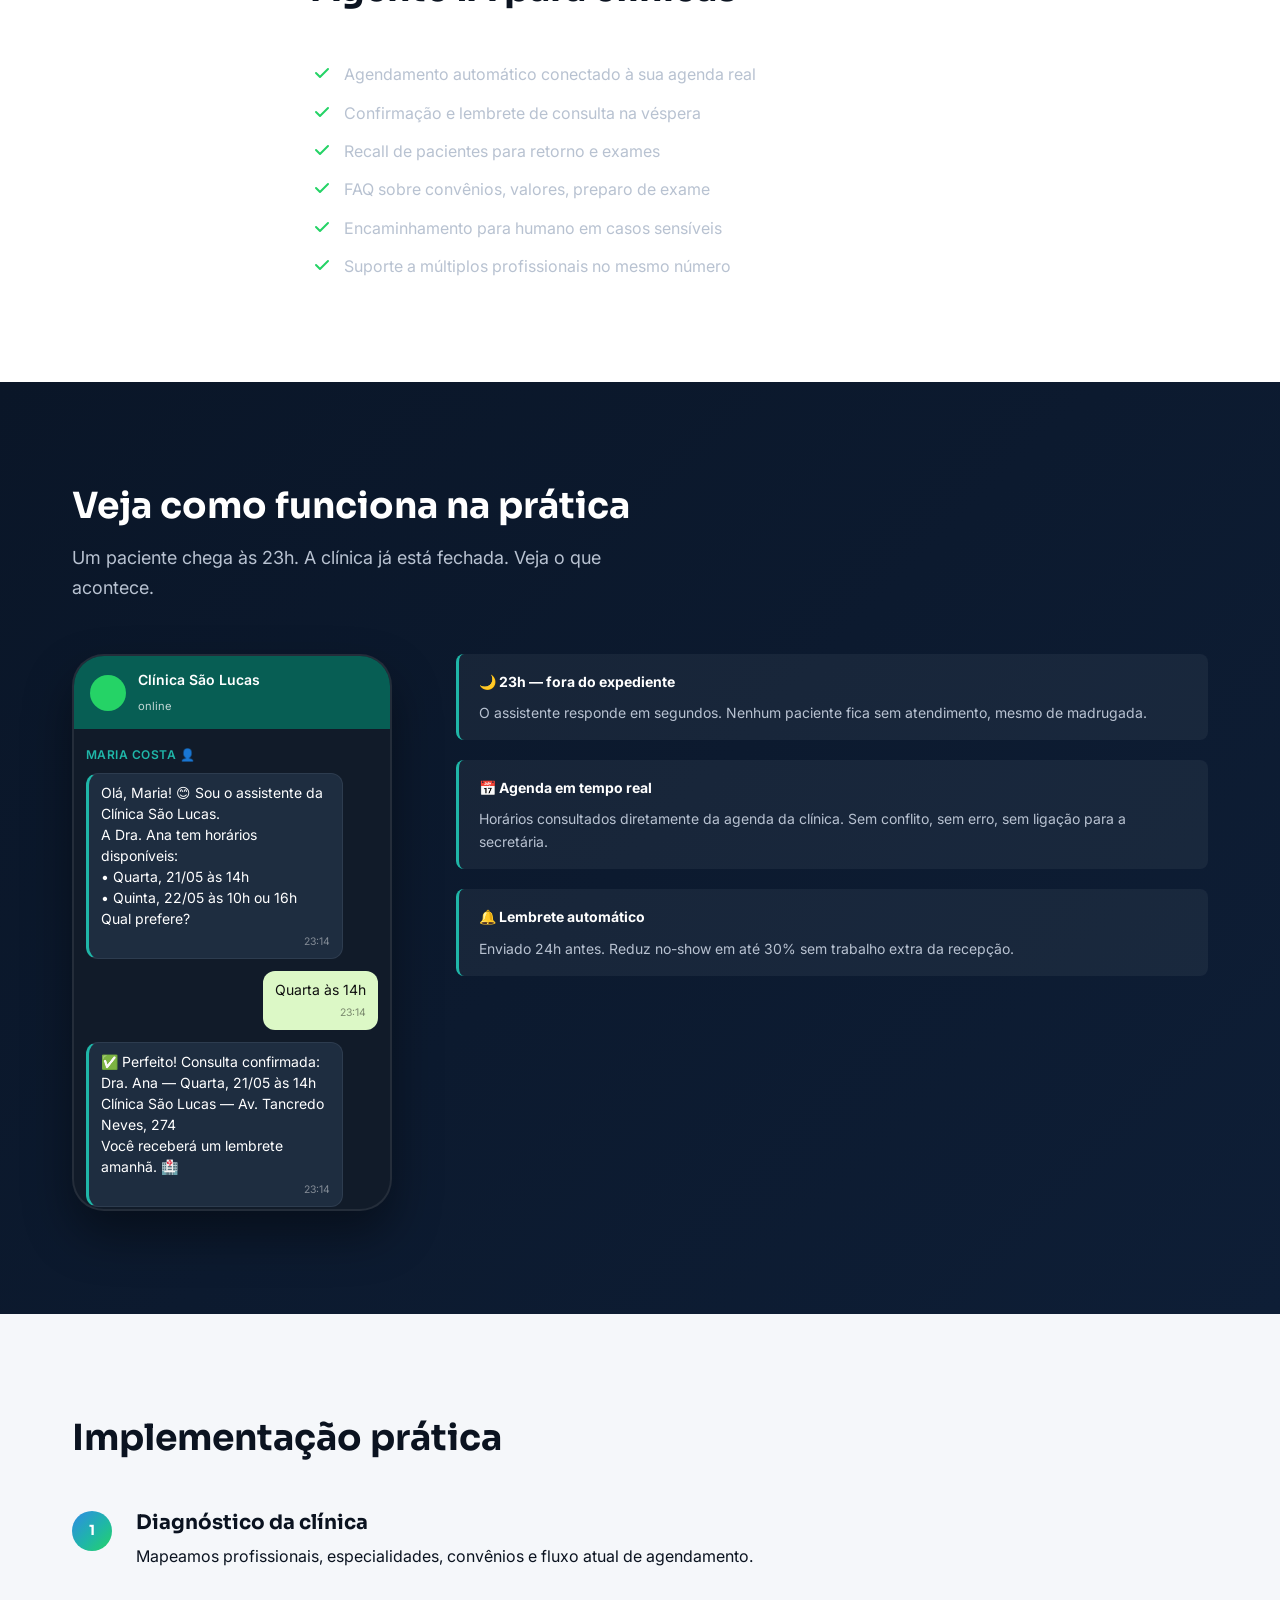
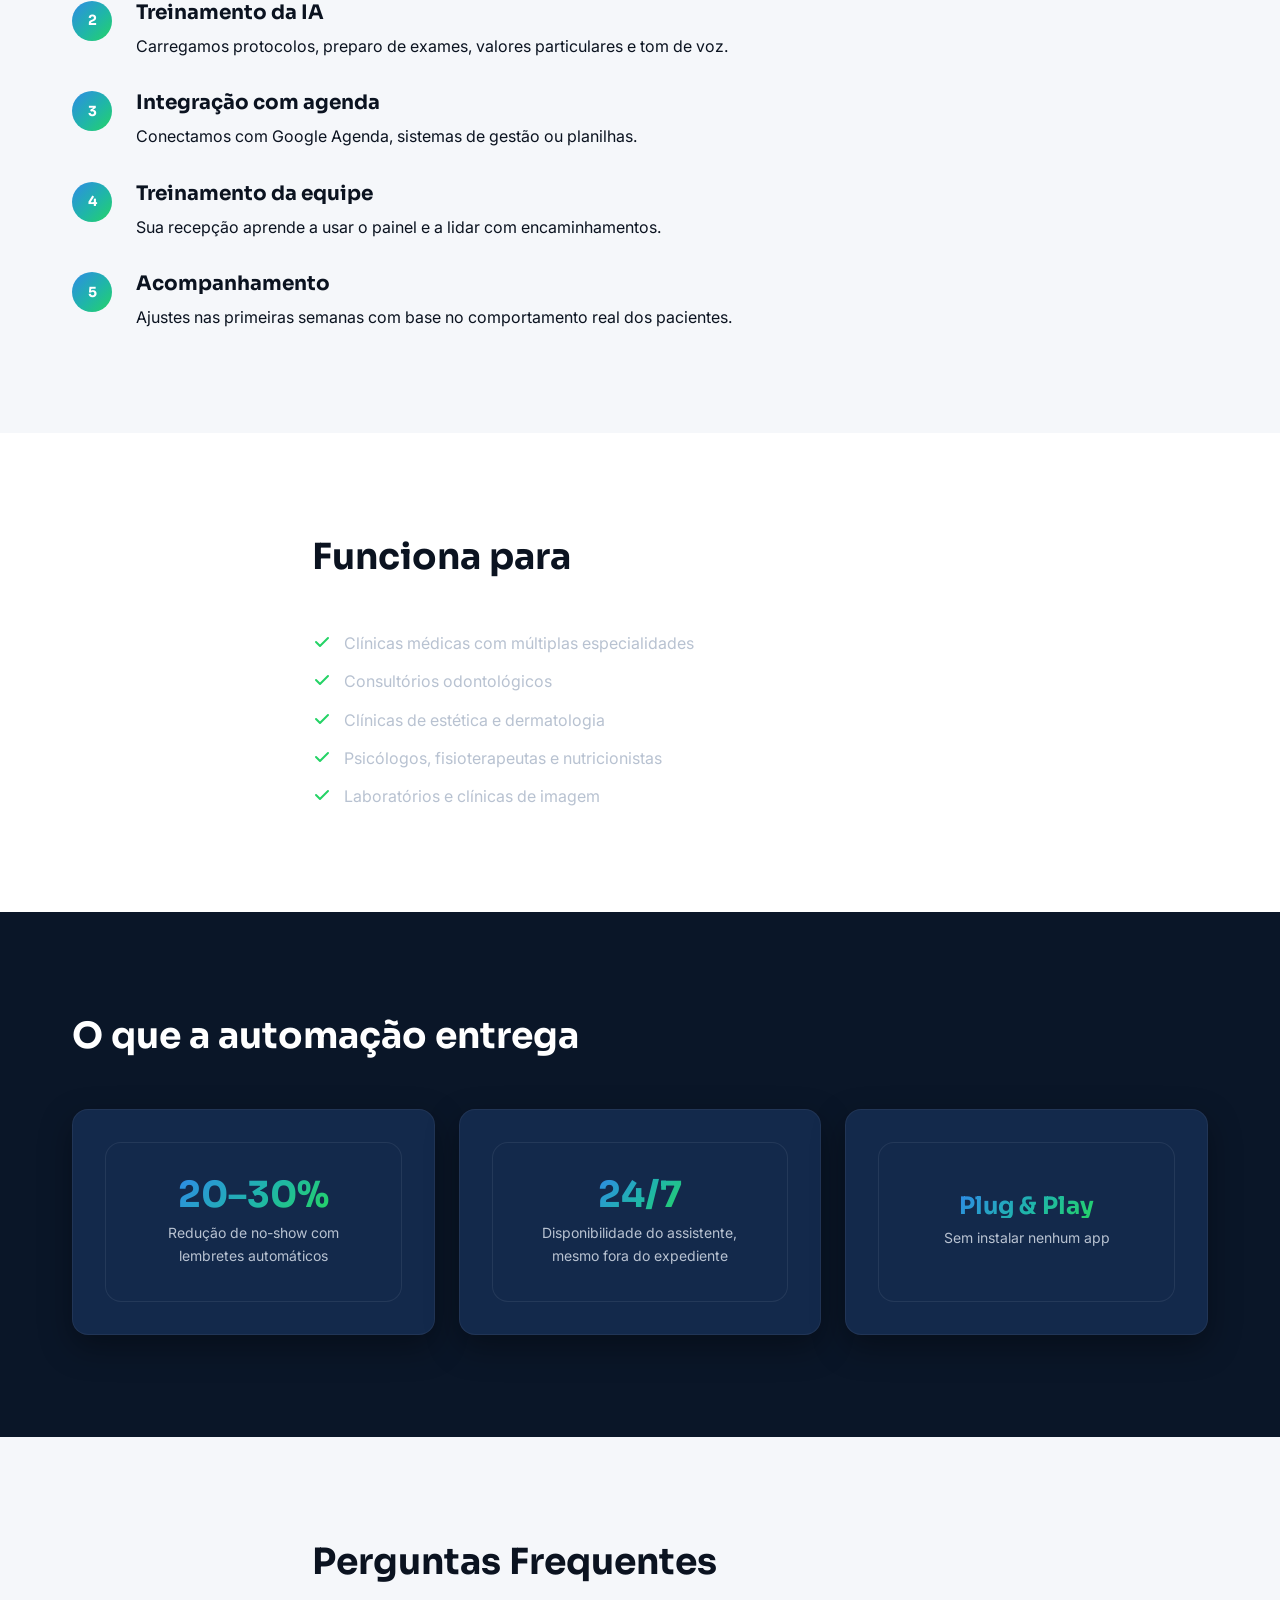
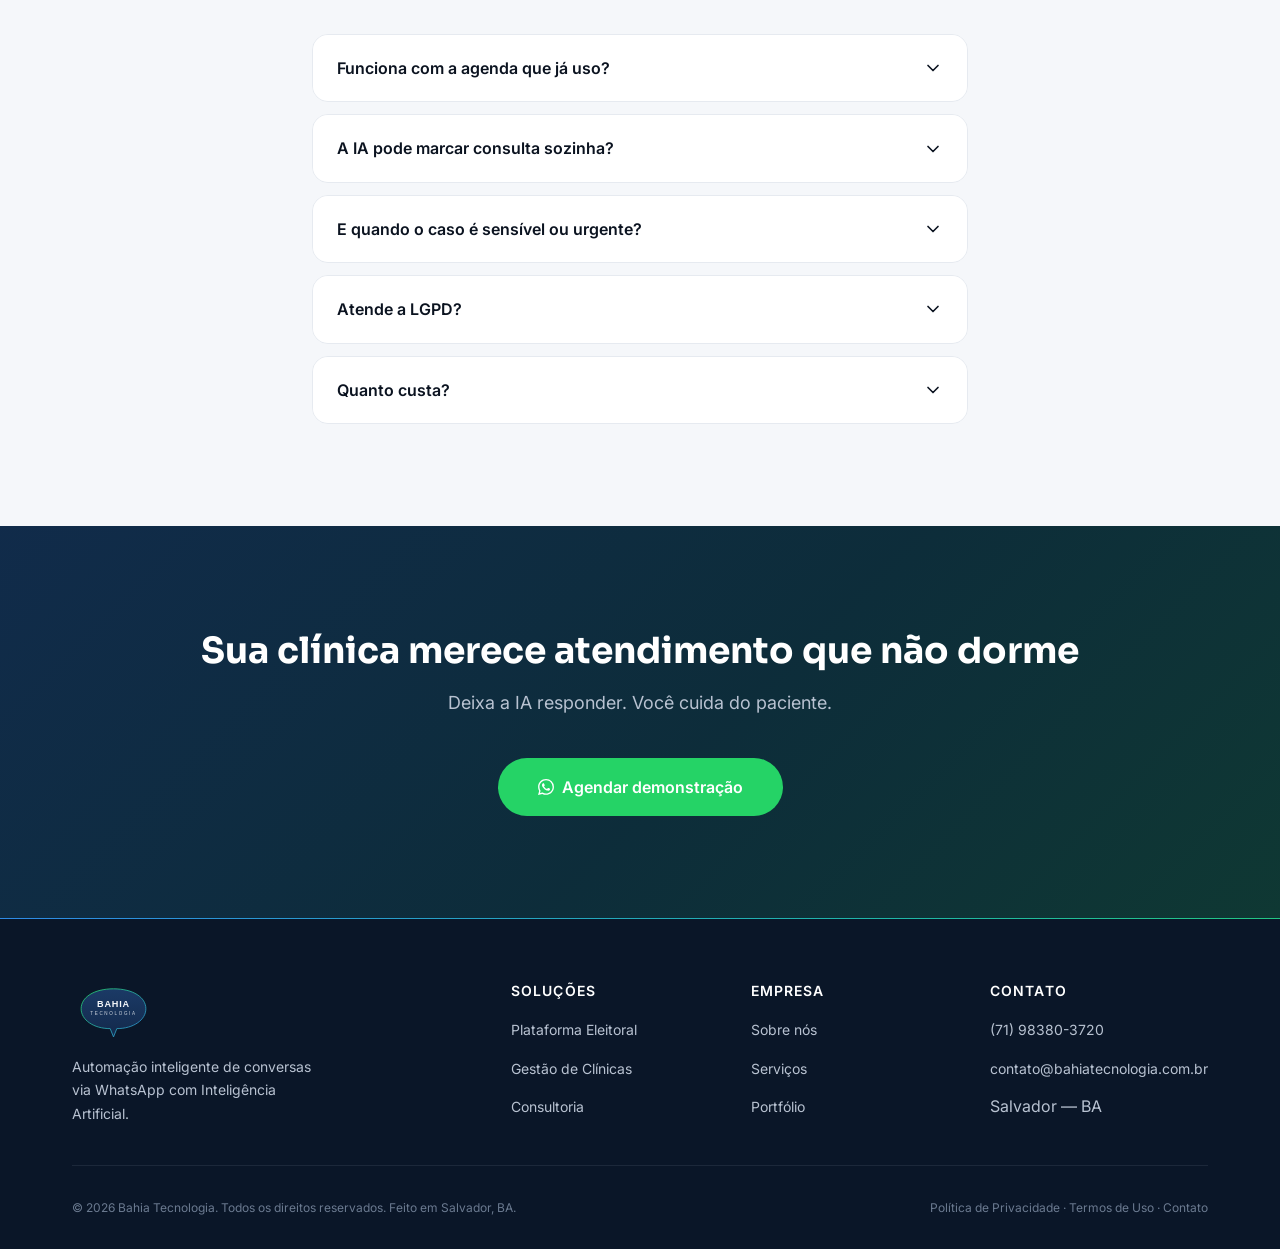
<file: portifolio/gestao-clinicas/index.html>
<!DOCTYPE html>
<html lang="pt-BR">
<head>
  <meta charset="UTF-8">
  <meta name="viewport" content="width=device-width, initial-scale=1.0">
  <title>Gestão de Clínicas com IA | Bahia Tecnologia</title>
  <meta name="description" content="Automação de agendamento, confirmação de consulta, recall de pacientes. Clínica que cresce sem perder ninguém no WhatsApp.">
  <link rel="canonical" href="https://www.bahiatecnologia.com.br/portifolio/gestao-clinicas">
  <meta property="og:type" content="website">
  <meta property="og:locale" content="pt_BR">
  <meta property="og:site_name" content="Bahia Tecnologia">
  <meta property="og:title" content="Gestão de Clínicas com IA | Bahia Tecnologia">
  <meta property="og:description" content="Automação de agendamento, confirmação de consulta, recall de pacientes. Clínica que cresce sem perder ninguém no WhatsApp.">
  <meta property="og:url" content="https://www.bahiatecnologia.com.br/portifolio/gestao-clinicas">
  <meta property="og:image" content="https://www.bahiatecnologia.com.br/assets/img/og-cover.png">
  <meta property="og:image:type" content="image/png">
  <meta property="og:image:width" content="1200">
  <meta property="og:image:height" content="630">
  <meta property="og:image:alt" content="Bahia Tecnologia - Automação inteligente para WhatsApp">
  <meta name="twitter:card" content="summary_large_image">
  <meta name="twitter:title" content="Gestão de Clínicas com IA | Bahia Tecnologia">
  <meta name="twitter:description" content="Automação de agendamento, confirmação de consulta, recall de pacientes. Clínica que cresce sem perder ninguém no WhatsApp.">
  <meta name="twitter:image" content="https://www.bahiatecnologia.com.br/assets/img/og-cover.png">
  <meta name="theme-color" content="#0b1320">
  <link rel="icon" type="image/svg+xml" href="../../assets/favicon.svg">
  <link rel="preconnect" href="https://fonts.googleapis.com">
  <link rel="preconnect" href="https://fonts.gstatic.com" crossorigin>
  <link rel="stylesheet" href="../../assets/css/styles.css">
</head>
<body>
<a class="skip-link" href="#main">Pular para o conteúdo principal</a>
<header class="navbar" role="banner">
  <div class="container">
    <div class="navbar__inner">
      <a href="../../index.html" class="navbar__logo" aria-label="Bahia Tecnologia — ir para a página inicial">
        <span class="navbar__wordmark"><strong>Bahia</strong>&nbsp;<span class="wm-accent">Tecnologia</span></span>
      </a>
      <nav class="navbar__nav" role="navigation" aria-label="Navegação principal">
        <a href="../../index.html">Início</a>
        <a href="../../sobre/index.html">Sobre</a>
        <a href="../../servicos/index.html">Serviços</a>
        <a href="../index.html" aria-current="page">Soluções</a>
        <a href="../../contato/index.html">Contato</a>
      </nav>
      <div class="navbar__actions">
        <button class="navbar__burger" aria-expanded="false" aria-controls="mobile-menu" aria-label="Abrir menu de navegação">
          <span></span><span></span><span></span>
        </button>
      </div>
    </div>
  </div>
  <nav id="mobile-menu" class="navbar__mobile" role="navigation" aria-label="Navegação móvel">
    <a href="../../index.html">Início</a>
    <a href="../../sobre/index.html">Sobre</a>
    <a href="../../servicos/index.html">Serviços</a>
    <a href="../index.html" aria-current="page">Soluções</a>
    <a href="../../contato/index.html">Contato</a>
  </nav>
</header>
<main id="main">
<section class="section--dark" style="padding-top: var(--space-10); padding-bottom: 0;">
  <div class="container">
    <nav class="breadcrumb" aria-label="Trilha de navegação">
      <ol style="display:flex; gap: var(--space-2); list-style:none; padding:0; margin:0; flex-wrap:wrap;">
        <li><a href="../../index.html">Início</a></li>
        <li><a href="../index.html">Soluções</a></li>
        <li aria-current="page">Gestão de Clínicas</li>
      </ol>
    </nav>
  </div>
</section>

<section class="hero-product" aria-labelledby="hpc-title">
  <div class="container">
    <div class="hero-product__inner">
      <div>
        <p class="eyebrow hero__eyebrow">Solução para clínicas</p>
        <h1 id="hpc-title" class="hero-product__title">Nunca mais perca um agendamento. Sua clínica respondendo 24/7 no WhatsApp</h1>
        <p class="hero-product__lead">Pacientes confirmam consultas, marcam retornos, recebem lembretes e tiram dúvidas — tudo automático, com a cara da sua clínica. Sua equipe respira e cuida do que importa: o paciente.</p>
        <div class="hero__actions">
          <a href="https://wa.me/5571983803720?text=Ol%C3%A1!%20Tenho%20interesse%20nas%20solu%C3%A7%C3%B5es%20da%20Bahia%20Tecnologia." class="btn btn-primary btn-lg" target="_blank" rel="noopener noreferrer"><svg viewBox="0 0 24 24" width="16" height="16" aria-hidden="true" focusable="false" style="fill:currentColor;flex-shrink:0"><path d="M17.472 14.382c-.297-.149-1.758-.867-2.03-.967-.273-.099-.471-.148-.67.15-.197.297-.767.966-.94 1.164-.173.199-.347.223-.644.075-.297-.15-1.255-.463-2.39-1.475-.883-.788-1.48-1.761-1.653-2.059-.173-.297-.018-.458.13-.606.134-.133.298-.347.446-.52.149-.174.198-.298.298-.497.099-.198.05-.371-.025-.52-.075-.149-.669-1.612-.916-2.207-.242-.579-.487-.5-.669-.51-.173-.008-.371-.01-.57-.01-.198 0-.52.074-.792.372-.272.297-1.04 1.016-1.04 2.479 0 1.462 1.065 2.875 1.213 3.074.149.198 2.096 3.2 5.077 4.487.709.306 1.262.489 1.694.625.712.227 1.36.195 1.871.118.571-.085 1.758-.719 2.006-1.413.248-.694.248-1.289.173-1.413-.074-.124-.272-.198-.57-.347m-5.421 7.403h-.004a9.87 9.87 0 01-5.031-1.378l-.361-.214-3.741.982.998-3.648-.235-.374a9.86 9.86 0 01-1.51-5.26c.001-5.45 4.436-9.884 9.888-9.884 2.64 0 5.122 1.03 6.988 2.898a9.825 9.825 0 012.893 6.994c-.003 5.45-4.437 9.884-9.885 9.884m8.413-18.297A11.815 11.815 0 0012.05 0C5.495 0 .16 5.335.157 11.892c0 2.096.547 4.142 1.588 5.945L.057 24l6.305-1.654a11.882 11.882 0 005.683 1.448h.005c6.554 0 11.89-5.335 11.893-11.893a11.821 11.821 0 00-3.48-8.413z"/></svg> Falar com a gente</a>
        </div>
      </div>
      <aside class="metrics" aria-label="Métricas em destaque">
        <div class="metric"><span class="metric__value">20–30%</span><span class="metric__label">Redução de no-show</span></div>
        <div class="metric"><span class="metric__value">24/7</span><span class="metric__label">Assistente sempre disponível</span></div>
        <div class="metric"><span class="metric__value" style="font-size: clamp(1.1rem, 2.5vw, 1.5rem); letter-spacing: 0">Plug &amp; Play</span><span class="metric__label">Sem instalar nenhum app</span></div>
      </aside>
    </div>
  </div>
</section>

<section class="section section--light" aria-labelledby="prob-clin-title">
  <div class="container container-narrow">
    <div class="section__head">
      <h2 id="prob-clin-title">Clínica que perde paciente no WhatsApp</h2>
    </div>
    <p>O WhatsApp virou a porta de entrada da clínica. Mas é também onde mais se perde paciente: mensagem fora do expediente, dúvida não respondida, confirmação que ninguém lembrou de pedir.</p>
    <ul class="feature-list">
      <li>Pacientes desistem quando não recebem resposta rápida</li>
      <li>No-show alto sem lembrete de consulta</li>
      <li>Secretária sobrecarregada com perguntas repetidas</li>
      <li>Agenda desorganizada entre vários profissionais</li>
    </ul>
  </div>
</section>

<section class="section section--light-alt" aria-labelledby="sol-clin-title">
  <div class="container container-narrow">
    <div class="section__head">
      <h2 id="sol-clin-title">Agente IA para clínicas</h2>
    </div>
    <ul class="feature-list">
      <li>Agendamento automático conectado à sua agenda real</li>
      <li>Confirmação e lembrete de consulta na véspera</li>
      <li>Recall de pacientes para retorno e exames</li>
      <li>FAQ sobre convênios, valores, preparo de exame</li>
      <li>Encaminhamento para humano em casos sensíveis</li>
      <li>Suporte a múltiplos profissionais no mesmo número</li>
    </ul>
  </div>
</section>

<section class="section section--demo" aria-labelledby="demo-clin-title">
  <div class="container">
    <div class="section__head">
      <h2 id="demo-clin-title">Veja como funciona na prática</h2>
      <p class="section__sub">Um paciente chega às 23h. A clínica já está fechada. Veja o que acontece.</p>
    </div>
    <div class="demo-layout">

      <!-- Phone mockup -->
      <div class="phone-mockup" aria-label="Exemplo de conversa no WhatsApp" role="img">
        <div class="phone-mockup__header">
          <span class="phone-mockup__avatar" aria-hidden="true"></span>
          <div class="phone-mockup__header-info">
            <strong>Clínica São Lucas</strong>
            <span>online</span>
          </div>
        </div>
        <div class="phone-mockup__body">

          <!-- Contact label -->
          <div class="chat-contact-label">Maria Costa 👤</div>

          <!-- Bot bubble 1 -->
          <div class="chat-bubble chat-bubble--bot">
            <p>Olá, Maria! 😊 Sou o assistente da Clínica São Lucas.<br>
            A Dra. Ana tem horários disponíveis:<br>
            • Quarta, 21/05 às 14h<br>
            • Quinta, 22/05 às 10h ou 16h<br>
            Qual prefere?</p>
            <span class="chat-bubble__time">23:14</span>
          </div>

          <!-- Patient bubble 1 -->
          <div class="chat-bubble chat-bubble--patient">
            <p>Quarta às 14h</p>
            <span class="chat-bubble__time">23:14</span>
          </div>

          <!-- Bot bubble 2 (confirmation) -->
          <div class="chat-bubble chat-bubble--bot">
            <p>✅ Perfeito! Consulta confirmada:<br>
            Dra. Ana — Quarta, 21/05 às 14h<br>
            Clínica São Lucas — Av. Tancredo Neves, 274<br>
            Você receberá um lembrete amanhã. 🏥</p>
            <span class="chat-bubble__time">23:14</span>
          </div>

          <!-- Day divider -->
          <div class="chat-divider">Terça, 20/05 — 1 dia antes</div>

          <!-- Bot bubble 3 (reminder) -->
          <div class="chat-bubble chat-bubble--bot">
            <p>Oi Maria! 👋 Lembrete da sua consulta:<br>
            📅 Amanhã, 21/05 às 14h com a Dra. Ana<br>
            Confirma presença?</p>
            <span class="chat-bubble__time">09:00</span>
          </div>

          <!-- Patient bubble 2 -->
          <div class="chat-bubble chat-bubble--patient">
            <p>Sim, confirmo!</p>
            <span class="chat-bubble__time">09:01</span>
          </div>

          <!-- Bot bubble 4 -->
          <div class="chat-bubble chat-bubble--bot">
            <p>Ótimo! Te esperamos amanhã 😊<br>
            Precisando, é só chamar aqui.</p>
            <span class="chat-bubble__time">09:01</span>
          </div>

        </div>
      </div><!-- /.phone-mockup -->

      <!-- Annotation cards -->
      <div class="demo-annotations" aria-label="Destaques da conversa">

        <div class="annotation-card">
          <div class="annotation-card__label">🌙 23h — fora do expediente</div>
          <p>O assistente responde em segundos. Nenhum paciente fica sem atendimento, mesmo de madrugada.</p>
        </div>

        <div class="annotation-card">
          <div class="annotation-card__label">📅 Agenda em tempo real</div>
          <p>Horários consultados diretamente da agenda da clínica. Sem conflito, sem erro, sem ligação para a secretária.</p>
        </div>

        <div class="annotation-card">
          <div class="annotation-card__label">🔔 Lembrete automático</div>
          <p>Enviado 24h antes. Reduz no-show em até 30% sem trabalho extra da recepção.</p>
        </div>

      </div><!-- /.demo-annotations -->

    </div><!-- /.demo-layout -->
  </div>
</section>

<section class="section section--light" aria-labelledby="como-clin-title">
  <div class="container">
    <div class="section__head">
      <h2 id="como-clin-title">Implementação prática</h2>
    </div>
    <div class="steps">
      <div class="step"><div class="step__num" aria-hidden="true">1</div><div class="step__body"><h3>Diagnóstico da clínica</h3><p>Mapeamos profissionais, especialidades, convênios e fluxo atual de agendamento.</p></div></div>
      <div class="step"><div class="step__num" aria-hidden="true">2</div><div class="step__body"><h3>Treinamento da IA</h3><p>Carregamos protocolos, preparo de exames, valores particulares e tom de voz.</p></div></div>
      <div class="step"><div class="step__num" aria-hidden="true">3</div><div class="step__body"><h3>Integração com agenda</h3><p>Conectamos com Google Agenda, sistemas de gestão ou planilhas.</p></div></div>
      <div class="step"><div class="step__num" aria-hidden="true">4</div><div class="step__body"><h3>Treinamento da equipe</h3><p>Sua recepção aprende a usar o painel e a lidar com encaminhamentos.</p></div></div>
      <div class="step"><div class="step__num" aria-hidden="true">5</div><div class="step__body"><h3>Acompanhamento</h3><p>Ajustes nas primeiras semanas com base no comportamento real dos pacientes.</p></div></div>
    </div>
  </div>
</section>

<section class="section section--light-alt" aria-labelledby="quem-clin-title">
  <div class="container container-narrow">
    <div class="section__head">
      <h2 id="quem-clin-title">Funciona para</h2>
    </div>
    <ul class="feature-list">
      <li>Clínicas médicas com múltiplas especialidades</li>
      <li>Consultórios odontológicos</li>
      <li>Clínicas de estética e dermatologia</li>
      <li>Psicólogos, fisioterapeutas e nutricionistas</li>
      <li>Laboratórios e clínicas de imagem</li>
    </ul>
  </div>
</section>

<section class="section section--dark" aria-labelledby="res-clin-title">
  <div class="container">
    <div class="section__head">
      <h2 id="res-clin-title">O que a automação entrega</h2>
    </div>
    <div class="grid-3">
      <article class="card card--dark">
        <div class="metric"><span class="metric__value">20–30%</span><span class="metric__label">Redução de no-show com lembretes automáticos</span></div>
      </article>
      <article class="card card--dark">
        <div class="metric"><span class="metric__value">24/7</span><span class="metric__label">Disponibilidade do assistente, mesmo fora do expediente</span></div>
      </article>
      <article class="card card--dark">
        <div class="metric"><span class="metric__value" style="font-size: clamp(1.1rem, 2.5vw, 1.5rem); letter-spacing: 0">Plug &amp; Play</span><span class="metric__label">Sem instalar nenhum app</span></div>
      </article>
    </div>
  </div>
</section>

<section class="section section--light" aria-labelledby="faq-clin-title">
  <div class="container container-narrow">
    <div class="section__head">
      <h2 id="faq-clin-title">Perguntas Frequentes</h2>
    </div>
    <div class="faq">
      <div class="faq__item">
        <button class="faq__question" aria-expanded="false" aria-controls="fc1">Funciona com a agenda que já uso?<svg viewBox="0 0 24 24" width="20" height="20" aria-hidden="true"><path d="M6 9l6 6 6-6" stroke="currentColor" stroke-width="2" fill="none" stroke-linecap="round" stroke-linejoin="round"/></svg></button>
        <div class="faq__answer" id="fc1"><p>Sim. Integramos com Google Agenda, sistemas de gestão de clínica populares e até planilhas, se for o caso.</p></div>
      </div>
      <div class="faq__item">
        <button class="faq__question" aria-expanded="false" aria-controls="fc2">A IA pode marcar consulta sozinha?<svg viewBox="0 0 24 24" width="20" height="20" aria-hidden="true"><path d="M6 9l6 6 6-6" stroke="currentColor" stroke-width="2" fill="none" stroke-linecap="round" stroke-linejoin="round"/></svg></button>
        <div class="faq__answer" id="fc2"><p>Sim. Ela consulta horários disponíveis, confirma com o paciente e registra na agenda — tudo em segundos.</p></div>
      </div>
      <div class="faq__item">
        <button class="faq__question" aria-expanded="false" aria-controls="fc3">E quando o caso é sensível ou urgente?<svg viewBox="0 0 24 24" width="20" height="20" aria-hidden="true"><path d="M6 9l6 6 6-6" stroke="currentColor" stroke-width="2" fill="none" stroke-linecap="round" stroke-linejoin="round"/></svg></button>
        <div class="faq__answer" id="fc3"><p>A IA identifica e encaminha imediatamente para a recepção humana, garantindo cuidado adequado.</p></div>
      </div>
      <div class="faq__item">
        <button class="faq__question" aria-expanded="false" aria-controls="fc4">Atende a LGPD?<svg viewBox="0 0 24 24" width="20" height="20" aria-hidden="true"><path d="M6 9l6 6 6-6" stroke="currentColor" stroke-width="2" fill="none" stroke-linecap="round" stroke-linejoin="round"/></svg></button>
        <div class="faq__answer" id="fc4"><p>Sim. Dados de paciente são tratados com sigilo, finalidade clara e base legal apropriada.</p></div>
      </div>
      <div class="faq__item">
        <button class="faq__question" aria-expanded="false" aria-controls="fc5">Quanto custa?<svg viewBox="0 0 24 24" width="20" height="20" aria-hidden="true"><path d="M6 9l6 6 6-6" stroke="currentColor" stroke-width="2" fill="none" stroke-linecap="round" stroke-linejoin="round"/></svg></button>
        <div class="faq__answer" id="fc5"><p>Depende do porte da clínica e das integrações necessárias. Envie uma mensagem e enviamos proposta sob medida.</p></div>
      </div>
    </div>
  </div>
</section>

<section class="cta-section" aria-labelledby="cta-clin-title">
  <div class="container">
    <h2 id="cta-clin-title">Sua clínica merece atendimento que não dorme</h2>
    <p>Deixa a IA responder. Você cuida do paciente.</p>
    <div class="cta-section__actions">
      <a href="https://wa.me/5571983803720?text=Ol%C3%A1!%20Tenho%20interesse%20nas%20solu%C3%A7%C3%B5es%20da%20Bahia%20Tecnologia." class="btn btn-primary btn-lg" target="_blank" rel="noopener noreferrer"><svg viewBox="0 0 24 24" width="16" height="16" aria-hidden="true" focusable="false" style="fill:currentColor;flex-shrink:0"><path d="M17.472 14.382c-.297-.149-1.758-.867-2.03-.967-.273-.099-.471-.148-.67.15-.197.297-.767.966-.94 1.164-.173.199-.347.223-.644.075-.297-.15-1.255-.463-2.39-1.475-.883-.788-1.48-1.761-1.653-2.059-.173-.297-.018-.458.13-.606.134-.133.298-.347.446-.52.149-.174.198-.298.298-.497.099-.198.05-.371-.025-.52-.075-.149-.669-1.612-.916-2.207-.242-.579-.487-.5-.669-.51-.173-.008-.371-.01-.57-.01-.198 0-.52.074-.792.372-.272.297-1.04 1.016-1.04 2.479 0 1.462 1.065 2.875 1.213 3.074.149.198 2.096 3.2 5.077 4.487.709.306 1.262.489 1.694.625.712.227 1.36.195 1.871.118.571-.085 1.758-.719 2.006-1.413.248-.694.248-1.289.173-1.413-.074-.124-.272-.198-.57-.347m-5.421 7.403h-.004a9.87 9.87 0 01-5.031-1.378l-.361-.214-3.741.982.998-3.648-.235-.374a9.86 9.86 0 01-1.51-5.26c.001-5.45 4.436-9.884 9.888-9.884 2.64 0 5.122 1.03 6.988 2.898a9.825 9.825 0 012.893 6.994c-.003 5.45-4.437 9.884-9.885 9.884m8.413-18.297A11.815 11.815 0 0012.05 0C5.495 0 .16 5.335.157 11.892c0 2.096.547 4.142 1.588 5.945L.057 24l6.305-1.654a11.882 11.882 0 005.683 1.448h.005c6.554 0 11.89-5.335 11.893-11.893a11.821 11.821 0 00-3.48-8.413z"/></svg> Agendar demonstração</a>
    </div>
  </div>
</section>
</main>
<footer class="footer" role="contentinfo">
  <div class="container">
    <div class="footer__grid">
      <div class="footer__brand">
        <a href="../../index.html" aria-label="Bahia Tecnologia — página inicial">
          <img src="../../assets/logo.svg" alt="Bahia Tecnologia" height="44" class="site-logo footer-logo">
        </a>
        <p>Automação inteligente de conversas via WhatsApp com Inteligência Artificial.</p>
      </div>
      <div class="footer__col">
        <h3>Soluções</h3>
        <ul>
          <li><a href="../plataforma-eleitoral/index.html">Plataforma Eleitoral</a></li>
          <li><a href="index.html">Gestão de Clínicas</a></li>
          <li><a href="../../servicos/index.html">Consultoria</a></li>
        </ul>
      </div>
      <div class="footer__col">
        <h3>Empresa</h3>
        <ul>
          <li><a href="../../sobre/index.html">Sobre nós</a></li>
          <li><a href="../../servicos/index.html">Serviços</a></li>
          <li><a href="../index.html">Portfólio</a></li>
        </ul>
      </div>
      <div class="footer__col">
        <h3>Contato</h3>
        <ul>
          <li><a href="https://wa.me/5571983803720" target="_blank" rel="noopener noreferrer">(71) 98380-3720</a></li>
          <li><a href="mailto:contato@bahiatecnologia.com.br">contato@bahiatecnologia.com.br</a></li>
          <li>Salvador — BA</li>
        </ul>
      </div>
    </div>
    <div class="footer__bottom">
      <p>© 2026 Bahia Tecnologia. Todos os direitos reservados. Feito em Salvador, BA.</p>
      <div>
        <a href="../../politica-privacidade/index.html">Política de Privacidade</a> ·
        <a href="../../termos/index.html">Termos de Uso</a> ·
        <a href="../../contato/index.html">Contato</a>
      </div>
    </div>
  </div>
</footer>
<a href="https://wa.me/5571983803720?text=Ol%C3%A1!%20Tenho%20interesse%20nas%20solu%C3%A7%C3%B5es%20da%20Bahia%20Tecnologia." class="fab-wa" target="_blank" rel="noopener noreferrer" aria-label="Conversar no WhatsApp (abre em nova aba)">
  <svg viewBox="0 0 24 24" aria-hidden="true" focusable="false"><path d="M17.472 14.382c-.297-.149-1.758-.867-2.03-.967-.273-.099-.471-.148-.67.15-.197.297-.767.966-.94 1.164-.173.199-.347.223-.644.075-.297-.15-1.255-.463-2.39-1.475-.883-.788-1.48-1.761-1.653-2.059-.173-.297-.018-.458.13-.606.134-.133.298-.347.446-.52.149-.174.198-.298.298-.497.099-.198.05-.371-.025-.52-.075-.149-.669-1.612-.916-2.207-.242-.579-.487-.5-.669-.51-.173-.008-.371-.01-.57-.01-.198 0-.52.074-.792.372-.272.297-1.04 1.016-1.04 2.479 0 1.462 1.065 2.875 1.213 3.074.149.198 2.096 3.2 5.077 4.487.709.306 1.262.489 1.694.625.712.227 1.36.195 1.871.118.571-.085 1.758-.719 2.006-1.413.248-.694.248-1.289.173-1.413-.074-.124-.272-.198-.57-.347m-5.421 7.403h-.004a9.87 9.87 0 01-5.031-1.378l-.361-.214-3.741.982.998-3.648-.235-.374a9.86 9.86 0 01-1.51-5.26c.001-5.45 4.436-9.884 9.888-9.884 2.64 0 5.122 1.03 6.988 2.898a9.825 9.825 0 012.893 6.994c-.003 5.45-4.437 9.884-9.885 9.884m8.413-18.297A11.815 11.815 0 0012.05 0C5.495 0 .16 5.335.157 11.892c0 2.096.547 4.142 1.588 5.945L.057 24l6.305-1.654a11.882 11.882 0 005.683 1.448h.005c6.554 0 11.89-5.335 11.893-11.893a11.821 11.821 0 00-3.48-8.413z"/></svg>
</a>
<script src="../../assets/js/main.js" defer></script>
</body>
</html>
</file>
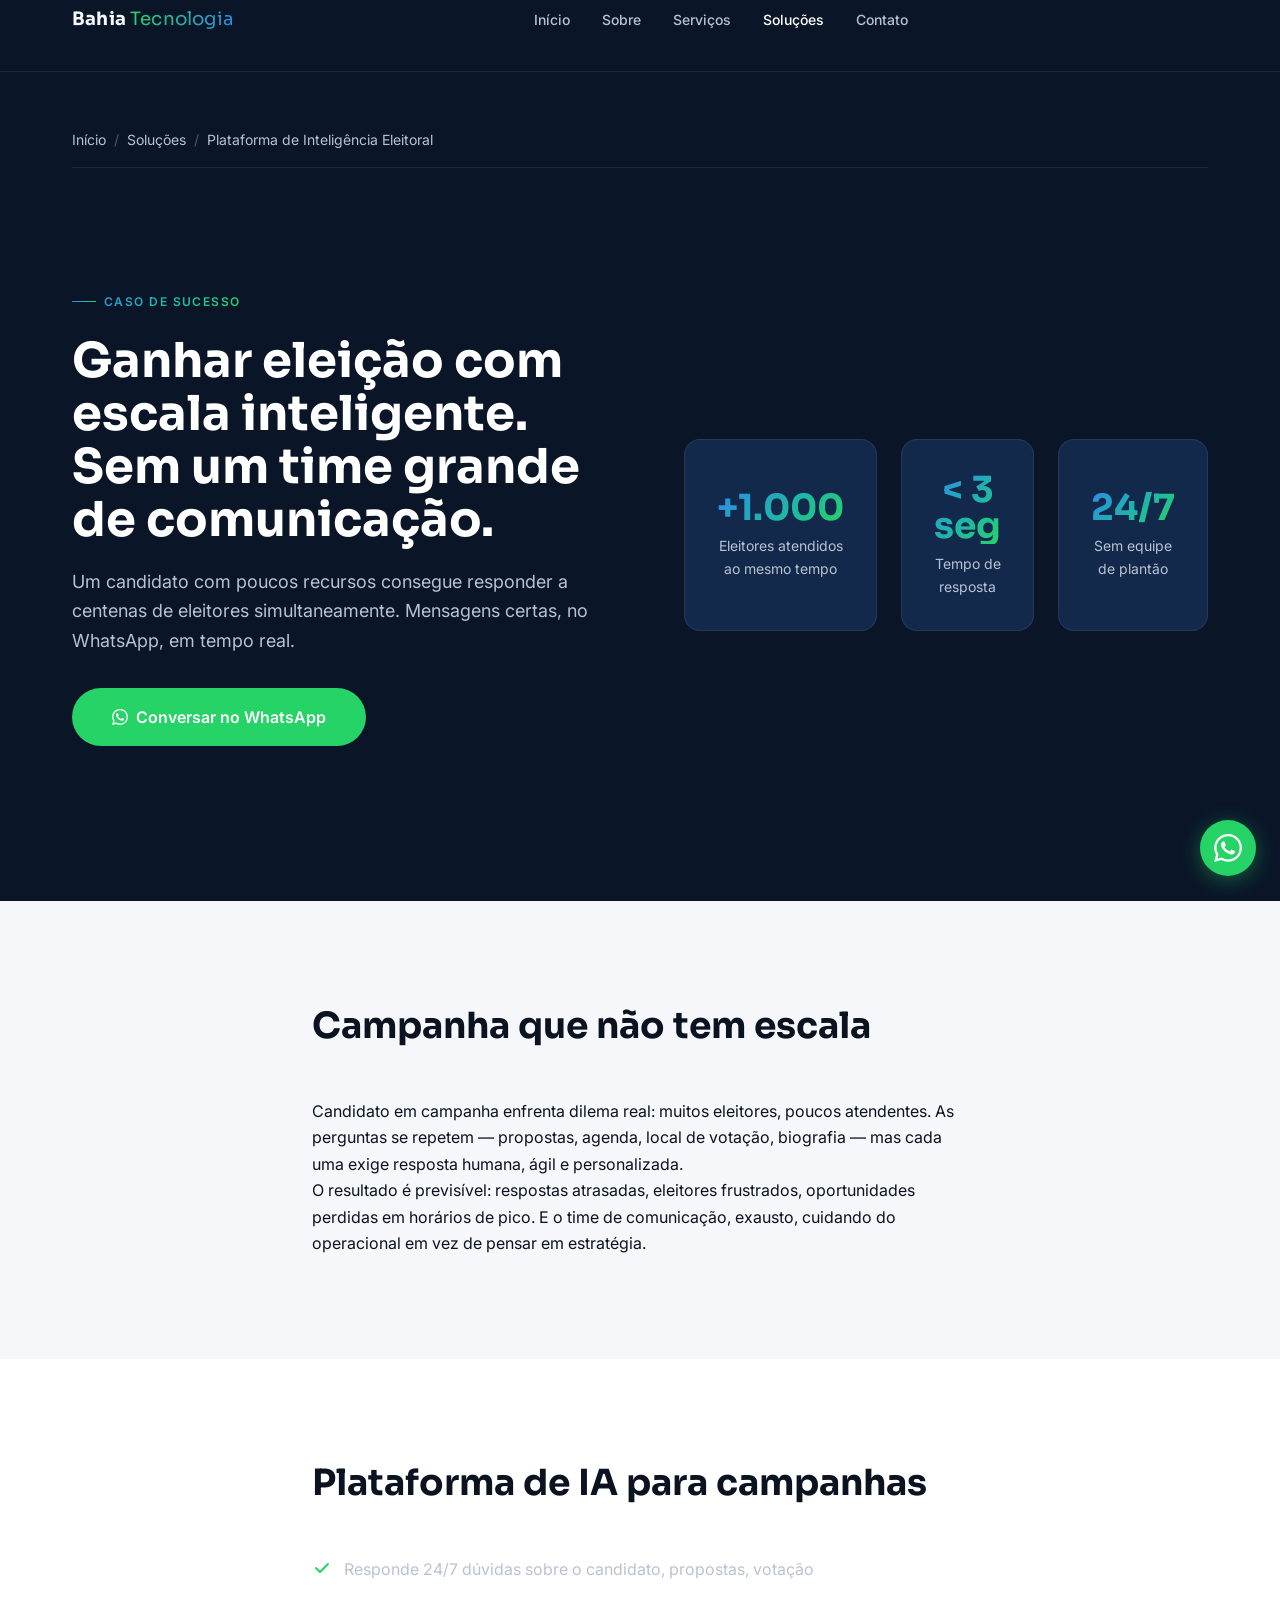
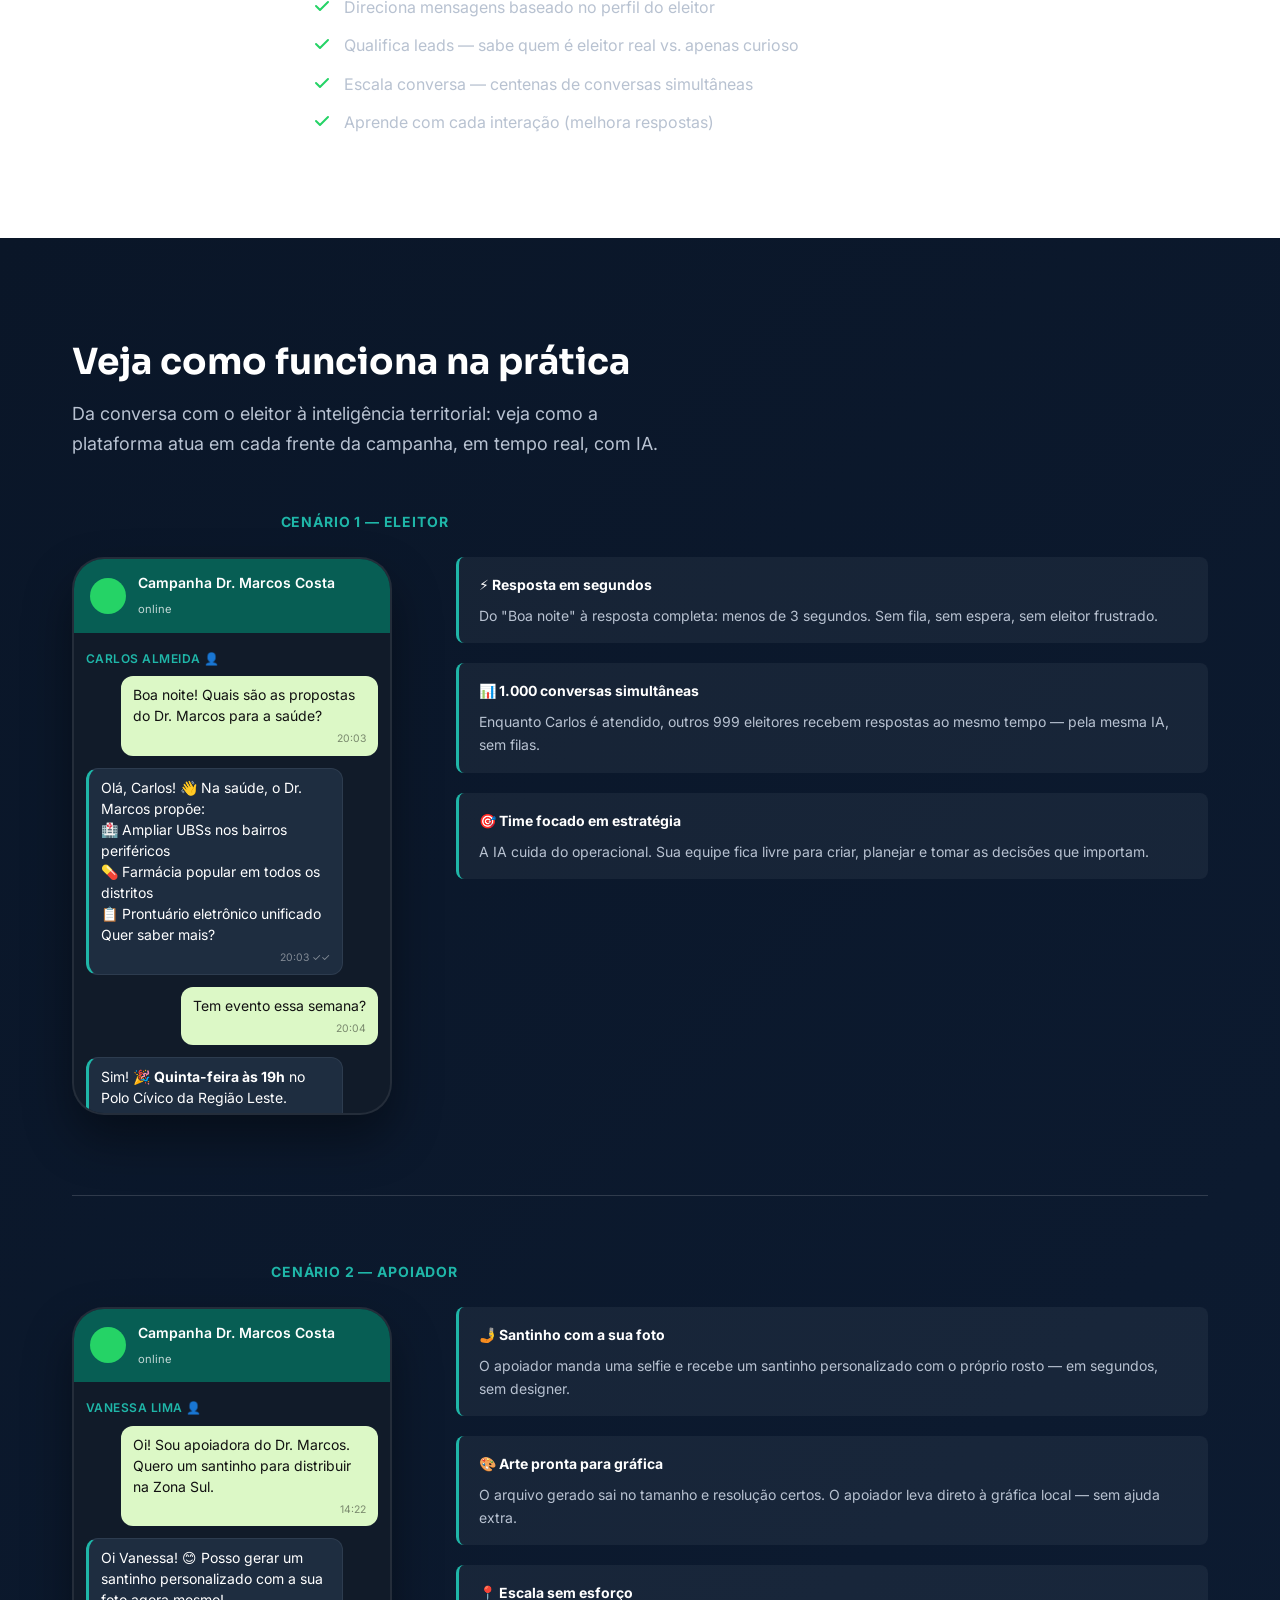
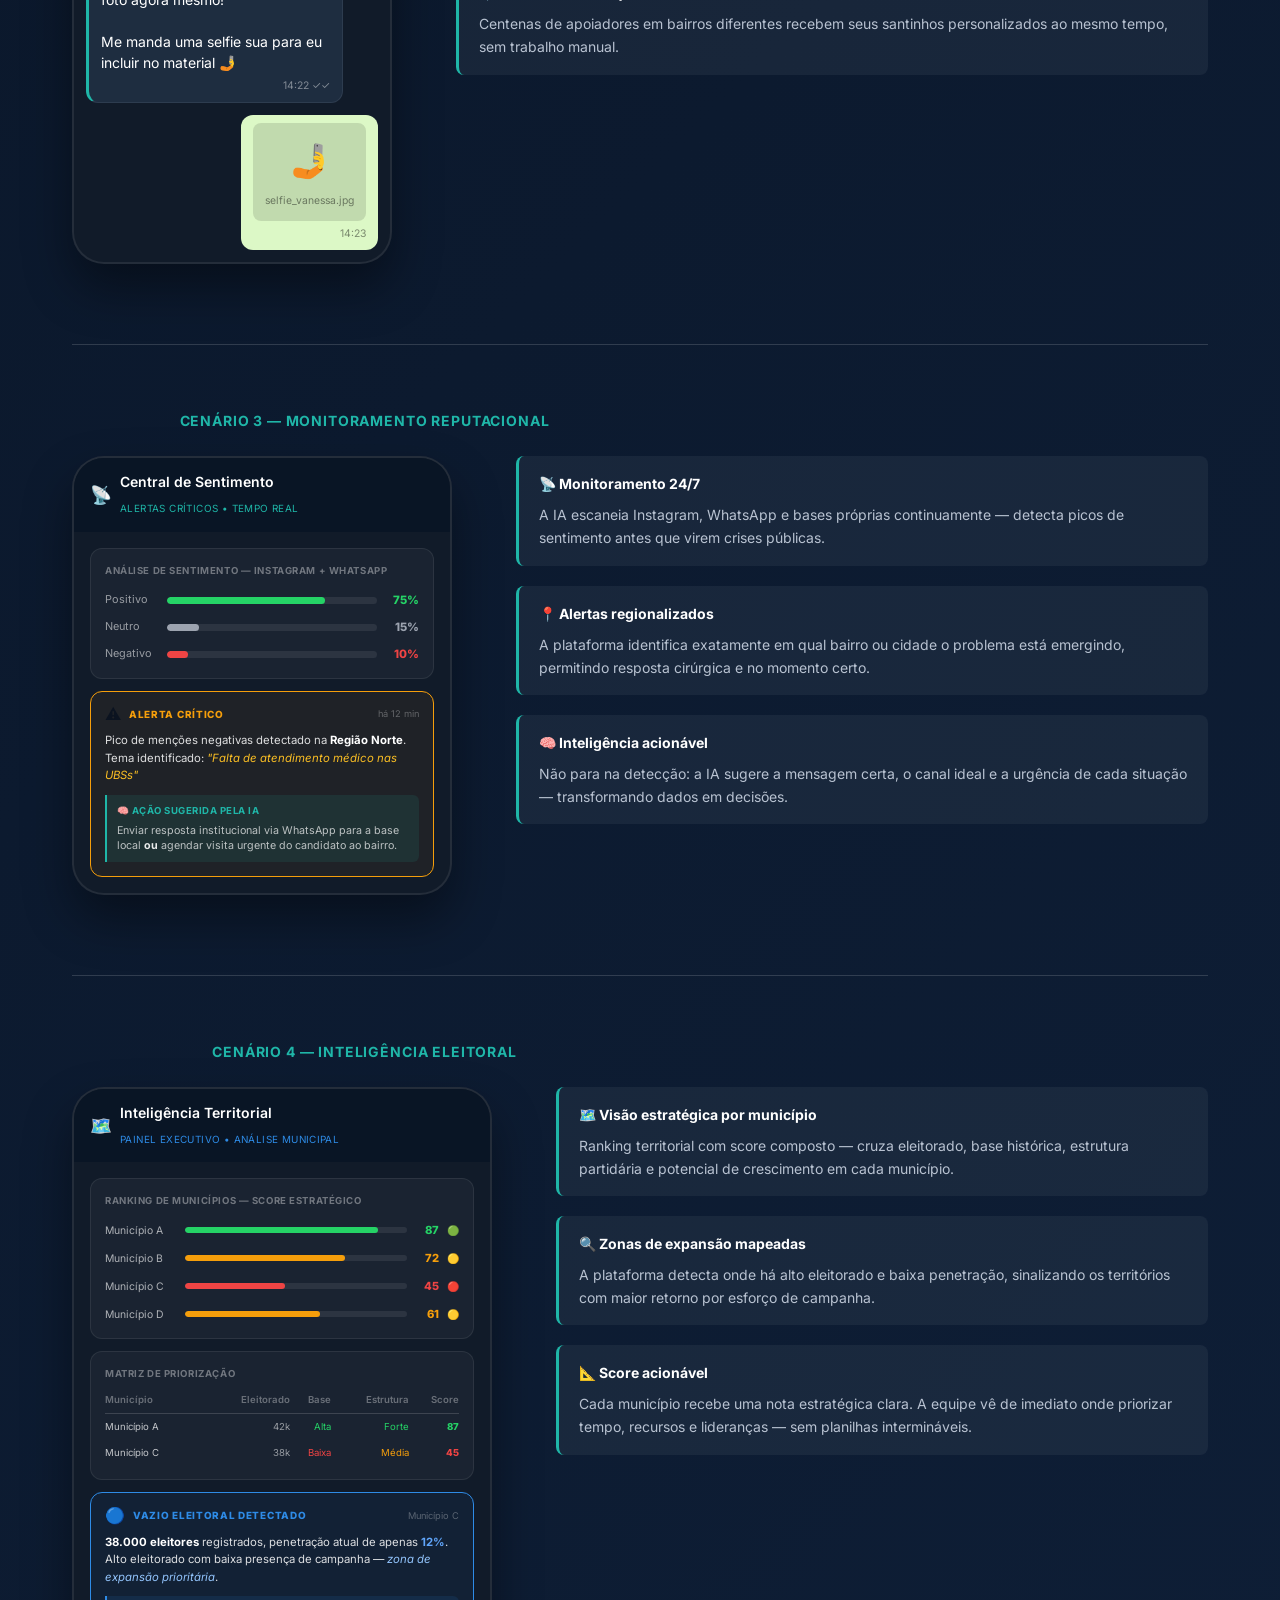
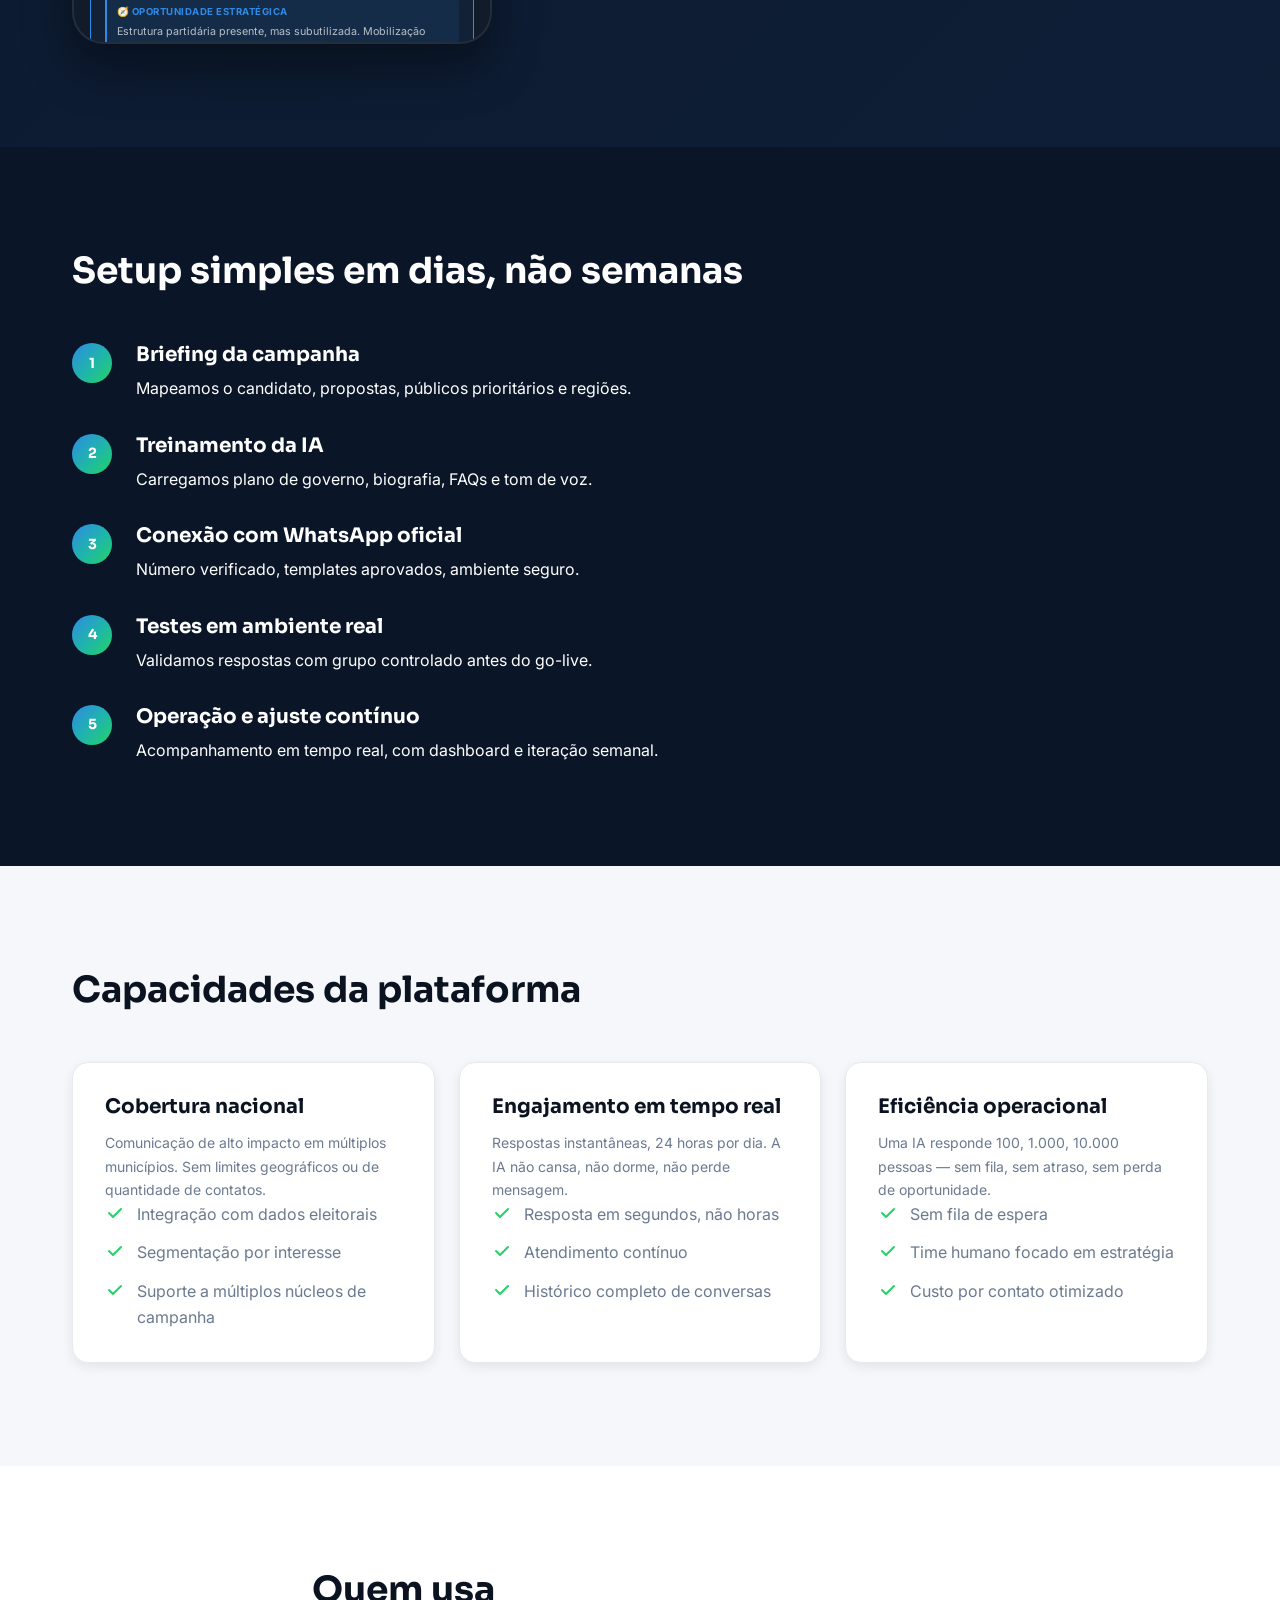
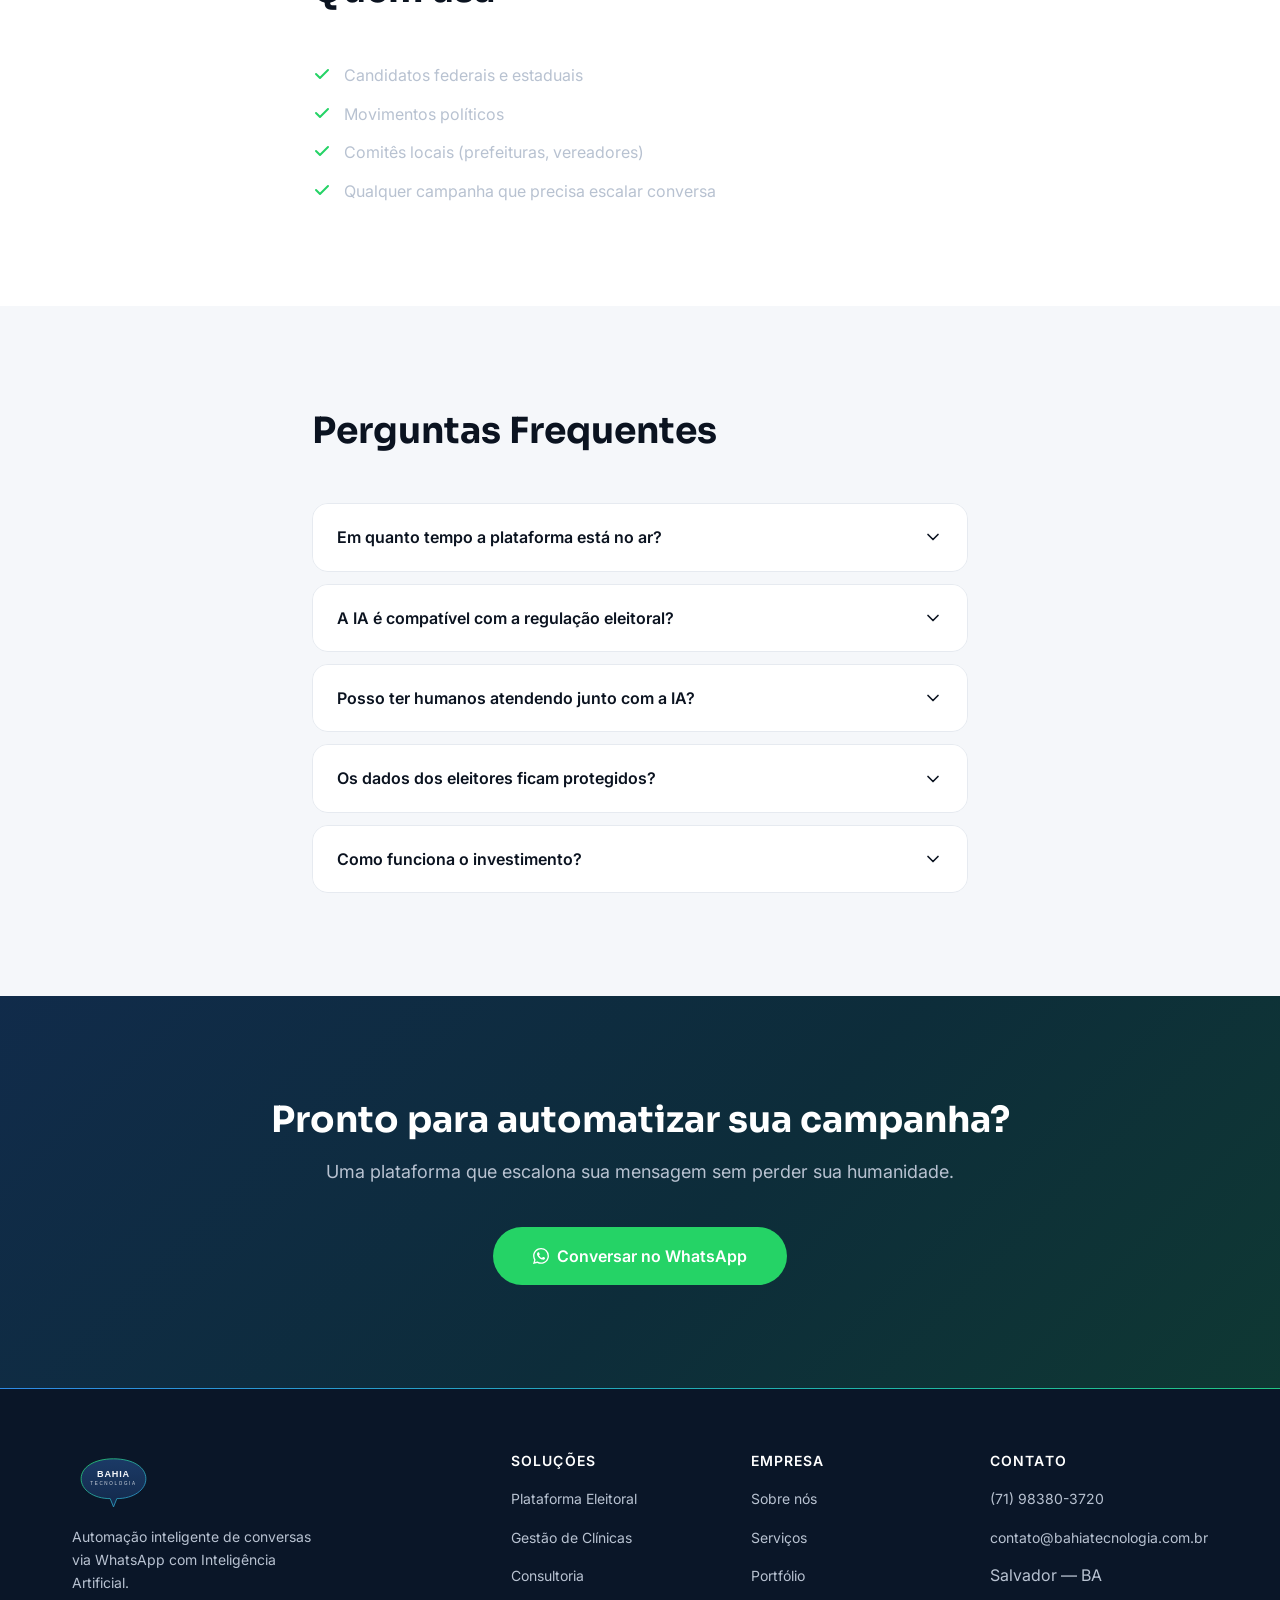
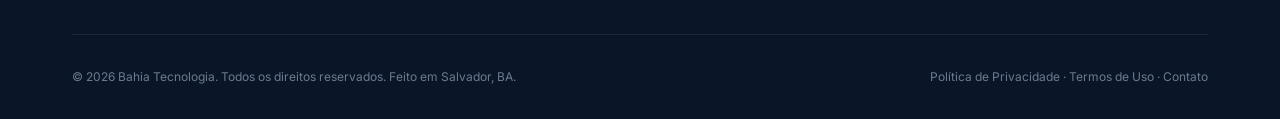
<file: portifolio/plataforma-eleitoral/index.html>
<!DOCTYPE html>
<html lang="pt-BR">
<head>
  <meta charset="UTF-8">
  <meta name="viewport" content="width=device-width, initial-scale=1.0">
  <title>Plataforma de Inteligência Eleitoral IA | Bahia Tecnologia</title>
  <meta name="description" content="Automatize sua campanha com IA. Respostas inteligentes no WhatsApp, engajamento em tempo real, dados precisos de eleitor. Pronta para ganhar.">
  <link rel="canonical" href="https://www.bahiatecnologia.com.br/portifolio/plataforma-eleitoral">
  <meta property="og:type" content="website">
  <meta property="og:locale" content="pt_BR">
  <meta property="og:site_name" content="Bahia Tecnologia">
  <meta property="og:title" content="Plataforma de Inteligência Eleitoral IA | Bahia Tecnologia">
  <meta property="og:description" content="Automatize sua campanha com IA. Respostas inteligentes no WhatsApp, engajamento em tempo real, escalabilidade comprovada.">
  <meta property="og:url" content="https://www.bahiatecnologia.com.br/portifolio/plataforma-eleitoral">
  <meta property="og:image" content="https://www.bahiatecnologia.com.br/assets/img/og-cover.png">
  <meta property="og:image:type" content="image/png">
  <meta property="og:image:width" content="1200">
  <meta property="og:image:height" content="630">
  <meta property="og:image:alt" content="Bahia Tecnologia - Automação inteligente para WhatsApp">
  <meta name="twitter:card" content="summary_large_image">
  <meta name="twitter:title" content="Plataforma de Inteligência Eleitoral IA | Bahia Tecnologia">
  <meta name="twitter:description" content="Automatize sua campanha com IA. Respostas inteligentes no WhatsApp, engajamento em tempo real, escalabilidade comprovada.">
  <meta name="twitter:image" content="https://www.bahiatecnologia.com.br/assets/img/og-cover.png">
  <meta name="theme-color" content="#0b1320">
  <link rel="icon" type="image/svg+xml" href="../../assets/favicon.svg">
  <link rel="preconnect" href="https://fonts.googleapis.com">
  <link rel="preconnect" href="https://fonts.gstatic.com" crossorigin>
  <link rel="stylesheet" href="../../assets/css/styles.css">
</head>
<body>
<a class="skip-link" href="#main">Pular para o conteúdo principal</a>
<header class="navbar" role="banner">
  <div class="container">
    <div class="navbar__inner">
      <a href="../../index.html" class="navbar__logo" aria-label="Bahia Tecnologia — ir para a página inicial">
        <span class="navbar__wordmark"><strong>Bahia</strong>&nbsp;<span class="wm-accent">Tecnologia</span></span>
      </a>
      <nav class="navbar__nav" role="navigation" aria-label="Navegação principal">
        <a href="../../index.html">Início</a>
        <a href="../../sobre/index.html">Sobre</a>
        <a href="../../servicos/index.html">Serviços</a>
        <a href="../index.html" aria-current="page">Soluções</a>
        <a href="../../contato/index.html">Contato</a>
      </nav>
      <div class="navbar__actions">
        <button class="navbar__burger" aria-expanded="false" aria-controls="mobile-menu" aria-label="Abrir menu de navegação">
          <span></span><span></span><span></span>
        </button>
      </div>
    </div>
  </div>
  <nav id="mobile-menu" class="navbar__mobile" role="navigation" aria-label="Navegação móvel">
    <a href="../../index.html">Início</a>
    <a href="../../sobre/index.html">Sobre</a>
    <a href="../../servicos/index.html">Serviços</a>
    <a href="../index.html" aria-current="page">Soluções</a>
    <a href="../../contato/index.html">Contato</a>
  </nav>
</header>
<main id="main">
<section class="section--dark" style="padding-top: var(--space-10); padding-bottom: 0;">
  <div class="container">
    <nav class="breadcrumb" aria-label="Trilha de navegação">
      <ol style="display:flex; gap: var(--space-2); list-style:none; padding:0; margin:0; flex-wrap:wrap;">
        <li><a href="../../index.html">Início</a></li>
        <li><a href="../index.html">Soluções</a></li>
        <li aria-current="page">Plataforma de Inteligência Eleitoral</li>
      </ol>
    </nav>
  </div>
</section>

<section class="hero-product" aria-labelledby="hp-title">
  <div class="container">
    <div class="hero-product__inner">
      <div>
        <p class="eyebrow hero__eyebrow">Caso de sucesso</p>
        <h1 id="hp-title" class="hero-product__title">Ganhar eleição com escala inteligente. Sem um time grande de comunicação.</h1>
        <p class="hero-product__lead">Um candidato com poucos recursos consegue responder a centenas de eleitores simultaneamente. Mensagens certas, no WhatsApp, em tempo real.</p>
        <div class="hero__actions">
          <a href="https://wa.me/5571983803720?text=Ol%C3%A1!%20Tenho%20interesse%20nas%20solu%C3%A7%C3%B5es%20da%20Bahia%20Tecnologia." class="btn btn-primary btn-lg" target="_blank" rel="noopener noreferrer"><svg viewBox="0 0 24 24" width="16" height="16" aria-hidden="true" focusable="false" style="fill:currentColor;flex-shrink:0"><path d="M17.472 14.382c-.297-.149-1.758-.867-2.03-.967-.273-.099-.471-.148-.67.15-.197.297-.767.966-.94 1.164-.173.199-.347.223-.644.075-.297-.15-1.255-.463-2.39-1.475-.883-.788-1.48-1.761-1.653-2.059-.173-.297-.018-.458.13-.606.134-.133.298-.347.446-.52.149-.174.198-.298.298-.497.099-.198.05-.371-.025-.52-.075-.149-.669-1.612-.916-2.207-.242-.579-.487-.5-.669-.51-.173-.008-.371-.01-.57-.01-.198 0-.52.074-.792.372-.272.297-1.04 1.016-1.04 2.479 0 1.462 1.065 2.875 1.213 3.074.149.198 2.096 3.2 5.077 4.487.709.306 1.262.489 1.694.625.712.227 1.36.195 1.871.118.571-.085 1.758-.719 2.006-1.413.248-.694.248-1.289.173-1.413-.074-.124-.272-.198-.57-.347m-5.421 7.403h-.004a9.87 9.87 0 01-5.031-1.378l-.361-.214-3.741.982.998-3.648-.235-.374a9.86 9.86 0 01-1.51-5.26c.001-5.45 4.436-9.884 9.888-9.884 2.64 0 5.122 1.03 6.988 2.898a9.825 9.825 0 012.893 6.994c-.003 5.45-4.437 9.884-9.885 9.884m8.413-18.297A11.815 11.815 0 0012.05 0C5.495 0 .16 5.335.157 11.892c0 2.096.547 4.142 1.588 5.945L.057 24l6.305-1.654a11.882 11.882 0 005.683 1.448h.005c6.554 0 11.89-5.335 11.893-11.893a11.821 11.821 0 00-3.48-8.413z"/></svg> Conversar no WhatsApp</a>
        </div>
      </div>
      <aside class="metrics" aria-label="Capacidades em destaque">
        <div class="metric"><span class="metric__value">+1.000</span><span class="metric__label">Eleitores atendidos ao mesmo tempo</span></div>
        <div class="metric"><span class="metric__value">&lt; 3 seg</span><span class="metric__label">Tempo de resposta</span></div>
        <div class="metric"><span class="metric__value">24/7</span><span class="metric__label">Sem equipe de plantão</span></div>
      </aside>
    </div>
  </div>
</section>

<section class="section section--light" aria-labelledby="problema-title">
  <div class="container container-narrow">
    <div class="section__head">
      <h2 id="problema-title">Campanha que não tem escala</h2>
    </div>
    <p>Candidato em campanha enfrenta dilema real: muitos eleitores, poucos atendentes. As perguntas se repetem — propostas, agenda, local de votação, biografia — mas cada uma exige resposta humana, ágil e personalizada.</p>
    <p>O resultado é previsível: respostas atrasadas, eleitores frustrados, oportunidades perdidas em horários de pico. E o time de comunicação, exausto, cuidando do operacional em vez de pensar em estratégia.</p>
  </div>
</section>

<section class="section section--light-alt" aria-labelledby="solucao-title">
  <div class="container container-narrow">
    <div class="section__head">
      <h2 id="solucao-title">Plataforma de IA para campanhas</h2>
    </div>
    <ul class="feature-list">
      <li>Responde 24/7 dúvidas sobre o candidato, propostas, votação</li>
      <li>Direciona mensagens baseado no perfil do eleitor</li>
      <li>Qualifica leads — sabe quem é eleitor real vs. apenas curioso</li>
      <li>Escala conversa — centenas de conversas simultâneas</li>
      <li>Aprende com cada interação (melhora respostas)</li>
    </ul>
  </div>
</section>

<!-- ── Demo section: como funciona na prática ── -->
<section class="section section--demo" aria-labelledby="demo-elei-title">
  <div class="container">
    <div class="section__head">
      <h2 id="demo-elei-title">Veja como funciona na prática</h2>
      <p class="section__sub">Da conversa com o eleitor à inteligência territorial: veja como a plataforma atua em cada frente da campanha, em tempo real, com IA.</p>
    </div>

    <!-- Cenário 1: Eleitor -->
    <p style="text-align:center; font-size: var(--text-sm); font-weight:700; color: var(--color-teal-500); text-transform:uppercase; letter-spacing:.06em; margin-bottom: var(--space-6);">Cenário 1 — Eleitor</p>
    <div class="demo-layout">

      <div class="phone-mockup" aria-label="Exemplo de conversa no WhatsApp com eleitor" role="img">
        <div class="phone-mockup__header">
          <span class="phone-mockup__avatar" aria-hidden="true"></span>
          <div class="phone-mockup__header-info">
            <strong>Campanha Dr. Marcos Costa</strong>
            <span>online</span>
          </div>
        </div>
        <div class="phone-mockup__body">

          <div class="chat-contact-label">Carlos Almeida 👤</div>

          <div class="chat-bubble chat-bubble--patient">
            <p>Boa noite! Quais são as propostas do Dr. Marcos para a saúde?</p>
            <span class="chat-bubble__time">20:03</span>
          </div>

          <div class="chat-bubble chat-bubble--bot">
            <p>Olá, Carlos! 👋 Na saúde, o Dr. Marcos propõe:<br>
            🏥 Ampliar UBSs nos bairros periféricos<br>
            💊 Farmácia popular em todos os distritos<br>
            📋 Prontuário eletrônico unificado<br>
            Quer saber mais?</p>
            <span class="chat-bubble__time">20:03 ✓✓</span>
          </div>

          <div class="chat-bubble chat-bubble--patient">
            <p>Tem evento essa semana?</p>
            <span class="chat-bubble__time">20:04</span>
          </div>

          <div class="chat-bubble chat-bubble--bot">
            <p>Sim! 🎉 <strong>Quinta-feira às 19h</strong> no Polo Cívico da Região Leste. Reservo sua presença? Você receberá um lembrete 📅</p>
            <span class="chat-bubble__time">20:04 ✓✓</span>
          </div>

          <div class="chat-bubble chat-bubble--patient">
            <p>Quero sim! 👍</p>
            <span class="chat-bubble__time">20:04</span>
          </div>

          <div class="chat-bubble chat-bubble--bot">
            <p>✅ Presença confirmada, Carlos! Lembrete na quinta de manhã. Até lá! 😊</p>
            <span class="chat-bubble__time">20:04 ✓✓</span>
          </div>

        </div>
      </div><!-- /.phone-mockup -->

      <div class="demo-annotations" aria-label="Destaques do cenário eleitor">
        <div class="annotation-card">
          <div class="annotation-card__label">⚡ Resposta em segundos</div>
          <p>Do "Boa noite" à resposta completa: menos de 3 segundos. Sem fila, sem espera, sem eleitor frustrado.</p>
        </div>
        <div class="annotation-card">
          <div class="annotation-card__label">📊 1.000 conversas simultâneas</div>
          <p>Enquanto Carlos é atendido, outros 999 eleitores recebem respostas ao mesmo tempo — pela mesma IA, sem filas.</p>
        </div>
        <div class="annotation-card">
          <div class="annotation-card__label">🎯 Time focado em estratégia</div>
          <p>A IA cuida do operacional. Sua equipe fica livre para criar, planejar e tomar as decisões que importam.</p>
        </div>
      </div><!-- /.demo-annotations -->

    </div><!-- /.demo-layout -->

    <div style="margin: var(--space-20) 0 var(--space-16); border-top: 1px solid rgba(255,255,255,0.15);"></div>

    <!-- Cenário 2: Apoiador / Santinho -->
    <p style="text-align:center; font-size: var(--text-sm); font-weight:700; color: var(--color-teal-500); text-transform:uppercase; letter-spacing:.06em; margin-bottom: var(--space-6);">Cenário 2 — Apoiador</p>
    <div class="demo-layout">

      <div class="phone-mockup" aria-label="Exemplo de conversa no WhatsApp com apoiador gerando santinho com foto" role="img">
        <div class="phone-mockup__header">
          <span class="phone-mockup__avatar" aria-hidden="true"></span>
          <div class="phone-mockup__header-info">
            <strong>Campanha Dr. Marcos Costa</strong>
            <span>online</span>
          </div>
        </div>
        <div class="phone-mockup__body">

          <div class="chat-contact-label">Vanessa Lima 👤</div>

          <div class="chat-bubble chat-bubble--patient">
            <p>Oi! Sou apoiadora do Dr. Marcos. Quero um santinho para distribuir na Zona Sul.</p>
            <span class="chat-bubble__time">14:22</span>
          </div>

          <div class="chat-bubble chat-bubble--bot">
            <p>Oi Vanessa! 😊 Posso gerar um santinho personalizado com a sua foto agora mesmo!<br><br>
            Me manda uma selfie sua para eu incluir no material 🤳</p>
            <span class="chat-bubble__time">14:22 ✓✓</span>
          </div>

          <!-- Selfie photo bubble -->
          <div class="chat-bubble chat-bubble--patient">
            <div style="background:rgba(0,0,0,0.12); border-radius:.5rem; padding:.75rem; text-align:center; display:flex; flex-direction:column; align-items:center; gap:.25rem; margin-bottom:.25rem;">
              <span style="font-size:2rem;">🤳</span>
              <span style="font-size:.65rem; color:rgba(0,0,0,0.45);">selfie_vanessa.jpg</span>
            </div>
            <span class="chat-bubble__time">14:23</span>
          </div>

          <div class="chat-bubble chat-bubble--bot">
            <p>⏳ Processando sua foto…</p>
            <span class="chat-bubble__time">14:23 ✓✓</span>
          </div>

          <!-- Generated santinho bubble -->
          <div class="chat-bubble chat-bubble--bot">
            <div style="background:rgba(255,255,255,0.07); border-radius:.5rem; padding:.75rem; text-align:center; display:flex; flex-direction:column; align-items:center; gap:.25rem; margin-bottom:.5rem;">
              <span style="font-size:2rem;">🗳️</span>
              <span style="font-size:.65rem; color:rgba(255,255,255,0.45);">santinho_apoiadora_zona_sul.pdf</span>
            </div>
            <p>✅ Pronto! Seu santinho com sua foto está gerado:<br>
            Tamanho A6, pronto para gráfica. Bons votos! 🎉</p>
            <span class="chat-bubble__time">14:24 ✓✓</span>
          </div>

        </div>
      </div><!-- /.phone-mockup -->

      <div class="demo-annotations" aria-label="Destaques do cenário apoiador">
        <div class="annotation-card">
          <div class="annotation-card__label">🤳 Santinho com a sua foto</div>
          <p>O apoiador manda uma selfie e recebe um santinho personalizado com o próprio rosto — em segundos, sem designer.</p>
        </div>
        <div class="annotation-card">
          <div class="annotation-card__label">🎨 Arte pronta para gráfica</div>
          <p>O arquivo gerado sai no tamanho e resolução certos. O apoiador leva direto à gráfica local — sem ajuda extra.</p>
        </div>
        <div class="annotation-card">
          <div class="annotation-card__label">📍 Escala sem esforço</div>
          <p>Centenas de apoiadores em bairros diferentes recebem seus santinhos personalizados ao mesmo tempo, sem trabalho manual.</p>
        </div>
      </div><!-- /.demo-annotations -->

    </div><!-- /.demo-layout -->

    <div style="margin: var(--space-20) 0 var(--space-16); border-top: 1px solid rgba(255,255,255,0.15);"></div>

    <!-- Cenário 3: Monitoramento Reputacional -->
    <p style="text-align:center; font-size: var(--text-sm); font-weight:700; color: var(--color-teal-500); text-transform:uppercase; letter-spacing:.06em; margin-bottom: var(--space-6);">Cenário 3 — Monitoramento Reputacional</p>
    <div class="demo-layout">

      <div class="phone-mockup" style="max-width: 380px;" aria-label="Central de Sentimento e Alertas Críticos" role="img">
        <!-- Dashboard header -->
        <div class="phone-mockup__header" style="background: #091525; gap: 0.5rem;">
          <span style="font-size: 1.1rem; line-height:1;" aria-hidden="true">📡</span>
          <div class="phone-mockup__header-info">
            <strong>Central de Sentimento</strong>
            <span style="font-size: 0.62rem; color: var(--color-teal-500); letter-spacing: 0.04em; text-transform: uppercase;">Alertas Críticos • Tempo real</span>
          </div>
        </div>
        <!-- Dashboard body -->
        <div class="phone-mockup__body" style="padding: 1rem; gap: 0.75rem; overflow-y: auto;">

          <!-- Sentiment meters card -->
          <div style="background: rgba(255,255,255,0.04); border: 1px solid rgba(255,255,255,0.08); border-radius: 0.75rem; padding: 0.875rem;">
            <div style="font-size: 0.6rem; font-weight: 700; color: rgba(255,255,255,0.38); text-transform: uppercase; letter-spacing: 0.06em; margin-bottom: 0.75rem;">Análise de Sentimento — Instagram + WhatsApp</div>
            <!-- Positivo -->
            <div style="display:flex; align-items:center; gap:0.625rem; margin-bottom:0.5rem;">
              <div style="font-size:0.68rem; color:rgba(255,255,255,0.55); width:52px; flex-shrink:0;">Positivo</div>
              <div style="flex:1; background:rgba(255,255,255,0.08); border-radius:99px; height:7px; overflow:hidden;">
                <div style="width:75%; height:100%; background:#25D366; border-radius:99px;"></div>
              </div>
              <div style="font-size:0.72rem; font-weight:800; color:#25D366; width:32px; text-align:right; flex-shrink:0;">75%</div>
            </div>
            <!-- Neutro -->
            <div style="display:flex; align-items:center; gap:0.625rem; margin-bottom:0.5rem;">
              <div style="font-size:0.68rem; color:rgba(255,255,255,0.55); width:52px; flex-shrink:0;">Neutro</div>
              <div style="flex:1; background:rgba(255,255,255,0.08); border-radius:99px; height:7px; overflow:hidden;">
                <div style="width:15%; height:100%; background:#9CA3AF; border-radius:99px;"></div>
              </div>
              <div style="font-size:0.72rem; font-weight:800; color:#9CA3AF; width:32px; text-align:right; flex-shrink:0;">15%</div>
            </div>
            <!-- Negativo -->
            <div style="display:flex; align-items:center; gap:0.625rem;">
              <div style="font-size:0.68rem; color:rgba(255,255,255,0.55); width:52px; flex-shrink:0;">Negativo</div>
              <div style="flex:1; background:rgba(255,255,255,0.08); border-radius:99px; height:7px; overflow:hidden;">
                <div style="width:10%; height:100%; background:#EF4444; border-radius:99px;"></div>
              </div>
              <div style="font-size:0.72rem; font-weight:800; color:#EF4444; width:32px; text-align:right; flex-shrink:0;">10%</div>
            </div>
          </div>

          <!-- Critical alert card -->
          <div style="border: 1.5px solid #F59E0B; border-radius: 0.75rem; padding: 0.875rem; background: rgba(245,158,11,0.06);">
            <div style="display:flex; align-items:center; gap:0.5rem; margin-bottom:0.625rem;">
              <span style="font-size:1rem; line-height:1;" aria-hidden="true">⚠️</span>
              <span style="font-size:0.62rem; font-weight:800; color:#F59E0B; text-transform:uppercase; letter-spacing:0.07em;">Alerta Crítico</span>
              <span style="margin-left:auto; font-size:0.58rem; color:rgba(255,255,255,0.3);">há 12 min</span>
            </div>
            <p style="font-size:0.71rem; color:rgba(255,255,255,0.85); line-height:1.55; margin:0 0 0.625rem;">
              Pico de menções negativas detectado na <strong style="color:#fff;">Região Norte</strong>.<br>
              Tema identificado: <em style="color:#fbbf24;">"Falta de atendimento médico nas UBSs"</em>
            </p>
            <div style="background:rgba(31,182,168,0.1); border-left:2px solid var(--color-teal-500); padding:0.5rem 0.625rem; border-radius:0 0.375rem 0.375rem 0;">
              <div style="font-size:0.6rem; font-weight:700; color:var(--color-teal-500); text-transform:uppercase; letter-spacing:0.05em; margin-bottom:0.25rem;">🧠 Ação sugerida pela IA</div>
              <p style="font-size:0.67rem; color:rgba(255,255,255,0.7); margin:0; line-height:1.45;">Enviar resposta institucional via WhatsApp para a base local <strong style="color:rgba(255,255,255,0.9);">ou</strong> agendar visita urgente do candidato ao bairro.</p>
            </div>
          </div>

        </div>
      </div>

      <div class="demo-annotations" aria-label="Destaques do módulo de monitoramento">
        <div class="annotation-card">
          <div class="annotation-card__label">📡 Monitoramento 24/7</div>
          <p>A IA escaneia Instagram, WhatsApp e bases próprias continuamente — detecta picos de sentimento antes que virem crises públicas.</p>
        </div>
        <div class="annotation-card">
          <div class="annotation-card__label">📍 Alertas regionalizados</div>
          <p>A plataforma identifica exatamente em qual bairro ou cidade o problema está emergindo, permitindo resposta cirúrgica e no momento certo.</p>
        </div>
        <div class="annotation-card">
          <div class="annotation-card__label">🧠 Inteligência acionável</div>
          <p>Não para na detecção: a IA sugere a mensagem certa, o canal ideal e a urgência de cada situação — transformando dados em decisões.</p>
        </div>
      </div>

    </div><!-- /.demo-layout -->

    <div style="margin: var(--space-20) 0 var(--space-16); border-top: 1px solid rgba(255,255,255,0.15);"></div>

    <!-- Cenário 4: Inteligência Eleitoral -->
    <p style="text-align:center; font-size: var(--text-sm); font-weight:700; color: var(--color-teal-500); text-transform:uppercase; letter-spacing:.06em; margin-bottom: var(--space-6);">Cenário 4 — Inteligência Eleitoral</p>
    <div class="demo-layout">

      <div class="phone-mockup" style="max-width: 420px;" aria-label="Painel Executivo de Inteligência Territorial" role="img">
        <!-- Dashboard header -->
        <div class="phone-mockup__header" style="background: #091525; gap: 0.5rem;">
          <span style="font-size: 1.1rem; line-height:1;" aria-hidden="true">🗺️</span>
          <div class="phone-mockup__header-info">
            <strong>Inteligência Territorial</strong>
            <span style="font-size: 0.62rem; color: #2E8BE6; letter-spacing: 0.04em; text-transform: uppercase;">Painel Executivo • Análise Municipal</span>
          </div>
        </div>
        <!-- Dashboard body -->
        <div class="phone-mockup__body" style="padding: 1rem; gap: 0.75rem; overflow-y: auto;">

          <!-- Ranking de municípios -->
          <div style="background: rgba(255,255,255,0.04); border: 1px solid rgba(255,255,255,0.08); border-radius: 0.75rem; padding: 0.875rem;">
            <div style="font-size: 0.6rem; font-weight: 700; color: rgba(255,255,255,0.38); text-transform: uppercase; letter-spacing: 0.06em; margin-bottom: 0.75rem;">Ranking de Municípios — Score Estratégico</div>
            <!-- Município A -->
            <div style="display:flex; align-items:center; gap:0.5rem; margin-bottom:0.6rem;">
              <div style="font-size:0.65rem; color:rgba(255,255,255,0.65); width:72px; flex-shrink:0;">Município A</div>
              <div style="flex:1; background:rgba(255,255,255,0.08); border-radius:99px; height:6px; overflow:hidden;">
                <div style="width:87%; height:100%; background:#25D366; border-radius:99px;"></div>
              </div>
              <div style="font-size:0.7rem; font-weight:800; color:#25D366; width:24px; text-align:right; flex-shrink:0;">87</div>
              <div style="font-size:0.62rem; flex-shrink:0;" title="Base consolidada">🟢</div>
            </div>
            <!-- Município B -->
            <div style="display:flex; align-items:center; gap:0.5rem; margin-bottom:0.6rem;">
              <div style="font-size:0.65rem; color:rgba(255,255,255,0.65); width:72px; flex-shrink:0;">Município B</div>
              <div style="flex:1; background:rgba(255,255,255,0.08); border-radius:99px; height:6px; overflow:hidden;">
                <div style="width:72%; height:100%; background:#F59E0B; border-radius:99px;"></div>
              </div>
              <div style="font-size:0.7rem; font-weight:800; color:#F59E0B; width:24px; text-align:right; flex-shrink:0;">72</div>
              <div style="font-size:0.62rem; flex-shrink:0;" title="Potencial">🟡</div>
            </div>
            <!-- Município C -->
            <div style="display:flex; align-items:center; gap:0.5rem; margin-bottom:0.6rem;">
              <div style="font-size:0.65rem; color:rgba(255,255,255,0.65); width:72px; flex-shrink:0;">Município C</div>
              <div style="flex:1; background:rgba(255,255,255,0.08); border-radius:99px; height:6px; overflow:hidden;">
                <div style="width:45%; height:100%; background:#EF4444; border-radius:99px;"></div>
              </div>
              <div style="font-size:0.7rem; font-weight:800; color:#EF4444; width:24px; text-align:right; flex-shrink:0;">45</div>
              <div style="font-size:0.62rem; flex-shrink:0;" title="Vazio eleitoral">🔴</div>
            </div>
            <!-- Município D -->
            <div style="display:flex; align-items:center; gap:0.5rem;">
              <div style="font-size:0.65rem; color:rgba(255,255,255,0.65); width:72px; flex-shrink:0;">Município D</div>
              <div style="flex:1; background:rgba(255,255,255,0.08); border-radius:99px; height:6px; overflow:hidden;">
                <div style="width:61%; height:100%; background:#F59E0B; border-radius:99px;"></div>
              </div>
              <div style="font-size:0.7rem; font-weight:800; color:#F59E0B; width:24px; text-align:right; flex-shrink:0;">61</div>
              <div style="font-size:0.62rem; flex-shrink:0;" title="Potencial">🟡</div>
            </div>
          </div>

          <!-- Matriz de priorização -->
          <div style="background: rgba(255,255,255,0.04); border: 1px solid rgba(255,255,255,0.08); border-radius: 0.75rem; padding: 0.875rem;">
            <div style="font-size: 0.6rem; font-weight: 700; color: rgba(255,255,255,0.38); text-transform: uppercase; letter-spacing: 0.06em; margin-bottom: 0.625rem;">Matriz de Priorização</div>
            <table style="width:100%; border-collapse:collapse; font-size:0.6rem;">
              <thead>
                <tr>
                  <th style="text-align:left; color:rgba(255,255,255,0.35); font-weight:600; padding-bottom:0.375rem; border-bottom:1px solid rgba(255,255,255,0.08);">Município</th>
                  <th style="text-align:right; color:rgba(255,255,255,0.35); font-weight:600; padding-bottom:0.375rem; border-bottom:1px solid rgba(255,255,255,0.08);">Eleitorado</th>
                  <th style="text-align:right; color:rgba(255,255,255,0.35); font-weight:600; padding-bottom:0.375rem; border-bottom:1px solid rgba(255,255,255,0.08);">Base</th>
                  <th style="text-align:right; color:rgba(255,255,255,0.35); font-weight:600; padding-bottom:0.375rem; border-bottom:1px solid rgba(255,255,255,0.08);">Estrutura</th>
                  <th style="text-align:right; color:rgba(255,255,255,0.35); font-weight:600; padding-bottom:0.375rem; border-bottom:1px solid rgba(255,255,255,0.08);">Score</th>
                </tr>
              </thead>
              <tbody>
                <tr>
                  <td style="color:rgba(255,255,255,0.75); padding:0.3rem 0;">Município A</td>
                  <td style="text-align:right; color:rgba(255,255,255,0.55);">42k</td>
                  <td style="text-align:right; color:#25D366;">Alta</td>
                  <td style="text-align:right; color:#25D366;">Forte</td>
                  <td style="text-align:right; font-weight:800; color:#25D366;">87</td>
                </tr>
                <tr>
                  <td style="color:rgba(255,255,255,0.75); padding:0.3rem 0;">Município C</td>
                  <td style="text-align:right; color:rgba(255,255,255,0.55);">38k</td>
                  <td style="text-align:right; color:#EF4444;">Baixa</td>
                  <td style="text-align:right; color:#F59E0B;">Média</td>
                  <td style="text-align:right; font-weight:800; color:#EF4444;">45</td>
                </tr>
              </tbody>
            </table>
          </div>

          <!-- Vazio Eleitoral Detectado -->
          <div style="border: 1.5px solid #2E8BE6; border-radius: 0.75rem; padding: 0.875rem; background: rgba(46,139,230,0.06);">
            <div style="display:flex; align-items:center; gap:0.5rem; margin-bottom:0.625rem;">
              <span style="font-size:1rem; line-height:1;" aria-hidden="true">🔵</span>
              <span style="font-size:0.62rem; font-weight:800; color:#2E8BE6; text-transform:uppercase; letter-spacing:0.07em;">Vazio Eleitoral Detectado</span>
              <span style="margin-left:auto; font-size:0.58rem; color:rgba(255,255,255,0.3);">Município C</span>
            </div>
            <p style="font-size:0.71rem; color:rgba(255,255,255,0.85); line-height:1.55; margin:0 0 0.625rem;">
              <strong style="color:#fff;">38.000 eleitores</strong> registrados, penetração atual de apenas <strong style="color:#60a5fa;">12%</strong>.<br>
              Alto eleitorado com baixa presença de campanha — <em style="color:#93c5fd;">zona de expansão prioritária</em>.
            </p>
            <div style="background:rgba(46,139,230,0.1); border-left:2px solid #2E8BE6; padding:0.5rem 0.625rem; border-radius:0 0.375rem 0.375rem 0;">
              <div style="font-size:0.6rem; font-weight:700; color:#2E8BE6; text-transform:uppercase; letter-spacing:0.05em; margin-bottom:0.25rem;">🧭 Oportunidade estratégica</div>
              <p style="font-size:0.67rem; color:rgba(255,255,255,0.7); margin:0; line-height:1.45;">Estrutura partidária presente, mas subutilizada. Mobilização focada pode gerar retorno acima da média neste território.</p>
            </div>
          </div>

          <!-- Subconversão Partidária -->
          <div style="border: 1.5px solid #F59E0B; border-radius: 0.75rem; padding: 0.875rem; background: rgba(245,158,11,0.05);">
            <div style="display:flex; align-items:center; gap:0.5rem; margin-bottom:0.625rem;">
              <span style="font-size:1rem; line-height:1;" aria-hidden="true">⚡</span>
              <span style="font-size:0.62rem; font-weight:800; color:#F59E0B; text-transform:uppercase; letter-spacing:0.07em;">Subconversão Partidária</span>
              <span style="margin-left:auto; font-size:0.58rem; color:rgba(255,255,255,0.3);">Município D</span>
            </div>
            <p style="font-size:0.71rem; color:rgba(255,255,255,0.85); line-height:1.55; margin:0;">
              Estrutura partidária <strong style="color:#fff;">forte e capilarizada</strong>, porém apenas <strong style="color:#fbbf24;">61% de conversão</strong> em votos para campanhas majoritárias.<br>
              <em style="color:#fcd34d;">Potencial imediato</em> com ativação coordenada das lideranças locais.
            </p>
          </div>

        </div>
      </div><!-- /.phone-mockup -->

      <div class="demo-annotations" aria-label="Destaques do módulo de Inteligência Eleitoral">
        <div class="annotation-card">
          <div class="annotation-card__label">🗺️ Visão estratégica por município</div>
          <p>Ranking territorial com score composto — cruza eleitorado, base histórica, estrutura partidária e potencial de crescimento em cada município.</p>
        </div>
        <div class="annotation-card">
          <div class="annotation-card__label">🔍 Zonas de expansão mapeadas</div>
          <p>A plataforma detecta onde há alto eleitorado e baixa penetração, sinalizando os territórios com maior retorno por esforço de campanha.</p>
        </div>
        <div class="annotation-card">
          <div class="annotation-card__label">📐 Score acionável</div>
          <p>Cada município recebe uma nota estratégica clara. A equipe vê de imediato onde priorizar tempo, recursos e lideranças — sem planilhas intermináveis.</p>
        </div>
      </div><!-- /.demo-annotations -->

    </div><!-- /.demo-layout -->
  </div>
</section>

<section class="section section--dark" aria-labelledby="como-title">
  <div class="container">
    <div class="section__head">
      <h2 id="como-title">Setup simples em dias, não semanas</h2>
    </div>
    <div class="steps">
      <div class="step"><div class="step__num" aria-hidden="true">1</div><div class="step__body"><h3>Briefing da campanha</h3><p>Mapeamos o candidato, propostas, públicos prioritários e regiões.</p></div></div>
      <div class="step"><div class="step__num" aria-hidden="true">2</div><div class="step__body"><h3>Treinamento da IA</h3><p>Carregamos plano de governo, biografia, FAQs e tom de voz.</p></div></div>
      <div class="step"><div class="step__num" aria-hidden="true">3</div><div class="step__body"><h3>Conexão com WhatsApp oficial</h3><p>Número verificado, templates aprovados, ambiente seguro.</p></div></div>
      <div class="step"><div class="step__num" aria-hidden="true">4</div><div class="step__body"><h3>Testes em ambiente real</h3><p>Validamos respostas com grupo controlado antes do go-live.</p></div></div>
      <div class="step"><div class="step__num" aria-hidden="true">5</div><div class="step__body"><h3>Operação e ajuste contínuo</h3><p>Acompanhamento em tempo real, com dashboard e iteração semanal.</p></div></div>
    </div>
  </div>
</section>

<section class="section section--light" aria-labelledby="resultados-title">
  <div class="container">
    <div class="section__head">
      <h2 id="resultados-title">Capacidades da plataforma</h2>
    </div>
    <div class="grid-3">
      <article class="card card--light">
        <h3>Cobertura nacional</h3>
        <p>Comunicação de alto impacto em múltiplos municípios. Sem limites geográficos ou de quantidade de contatos.</p>
        <ul class="feature-list">
          <li>Integração com dados eleitorais</li>
          <li>Segmentação por interesse</li>
          <li>Suporte a múltiplos núcleos de campanha</li>
        </ul>
      </article>
      <article class="card card--light">
        <h3>Engajamento em tempo real</h3>
        <p>Respostas instantâneas, 24 horas por dia. A IA não cansa, não dorme, não perde mensagem.</p>
        <ul class="feature-list">
          <li>Resposta em segundos, não horas</li>
          <li>Atendimento contínuo</li>
          <li>Histórico completo de conversas</li>
        </ul>
      </article>
      <article class="card card--light">
        <h3>Eficiência operacional</h3>
        <p>Uma IA responde 100, 1.000, 10.000 pessoas — sem fila, sem atraso, sem perda de oportunidade.</p>
        <ul class="feature-list">
          <li>Sem fila de espera</li>
          <li>Time humano focado em estratégia</li>
          <li>Custo por contato otimizado</li>
        </ul>
      </article>
    </div>
  </div>
</section>

<section class="section section--light-alt" aria-labelledby="quem-title">
  <div class="container container-narrow">
    <div class="section__head">
      <h2 id="quem-title">Quem usa</h2>
    </div>
    <ul class="feature-list">
      <li>Candidatos federais e estaduais</li>
      <li>Movimentos políticos</li>
      <li>Comitês locais (prefeituras, vereadores)</li>
      <li>Qualquer campanha que precisa escalar conversa</li>
    </ul>
  </div>
</section>

<section class="section section--light" aria-labelledby="faq-title">
  <div class="container container-narrow">
    <div class="section__head">
      <h2 id="faq-title">Perguntas Frequentes</h2>
    </div>
    <div class="faq">
      <div class="faq__item">
        <button class="faq__question" aria-expanded="false" aria-controls="faq1">Em quanto tempo a plataforma está no ar?<svg viewBox="0 0 24 24" width="20" height="20" aria-hidden="true"><path d="M6 9l6 6 6-6" stroke="currentColor" stroke-width="2" fill="none" stroke-linecap="round" stroke-linejoin="round"/></svg></button>
        <div class="faq__answer" id="faq1"><p>Entre 5 e 10 dias úteis, dependendo do volume de conteúdo a treinar e da verificação do número no WhatsApp.</p></div>
      </div>
      <div class="faq__item">
        <button class="faq__question" aria-expanded="false" aria-controls="faq2">A IA é compatível com a regulação eleitoral?<svg viewBox="0 0 24 24" width="20" height="20" aria-hidden="true"><path d="M6 9l6 6 6-6" stroke="currentColor" stroke-width="2" fill="none" stroke-linecap="round" stroke-linejoin="round"/></svg></button>
        <div class="faq__answer" id="faq2"><p>Sim. Trabalhamos dentro das regras da Justiça Eleitoral e do WhatsApp Business. Toda comunicação é identificada como sendo do candidato/coligação.</p></div>
      </div>
      <div class="faq__item">
        <button class="faq__question" aria-expanded="false" aria-controls="faq3">Posso ter humanos atendendo junto com a IA?<svg viewBox="0 0 24 24" width="20" height="20" aria-hidden="true"><path d="M6 9l6 6 6-6" stroke="currentColor" stroke-width="2" fill="none" stroke-linecap="round" stroke-linejoin="round"/></svg></button>
        <div class="faq__answer" id="faq3"><p>Sim. A IA cuida das perguntas frequentes e direciona conversas estratégicas para sua equipe humana.</p></div>
      </div>
      <div class="faq__item">
        <button class="faq__question" aria-expanded="false" aria-controls="faq4">Os dados dos eleitores ficam protegidos?<svg viewBox="0 0 24 24" width="20" height="20" aria-hidden="true"><path d="M6 9l6 6 6-6" stroke="currentColor" stroke-width="2" fill="none" stroke-linecap="round" stroke-linejoin="round"/></svg></button>
        <div class="faq__answer" id="faq4"><p>Sim. Seguimos a LGPD. Os dados ficam em ambiente seguro, com acesso restrito e finalidade clara.</p></div>
      </div>
      <div class="faq__item">
        <button class="faq__question" aria-expanded="false" aria-controls="faq5">Como funciona o investimento?<svg viewBox="0 0 24 24" width="20" height="20" aria-hidden="true"><path d="M6 9l6 6 6-6" stroke="currentColor" stroke-width="2" fill="none" stroke-linecap="round" stroke-linejoin="round"/></svg></button>
        <div class="faq__answer" id="faq5"><p>Pacote de setup + mensalidade durante a campanha. Conversamos com você no WhatsApp e enviamos proposta sob medida.</p></div>
      </div>
    </div>
  </div>
</section>

<section class="cta-section" aria-labelledby="cta-elei-title">
  <div class="container">
    <h2 id="cta-elei-title">Pronto para automatizar sua campanha?</h2>
    <p>Uma plataforma que escalona sua mensagem sem perder sua humanidade.</p>
    <div class="cta-section__actions">
      <a href="https://wa.me/5571983803720?text=Ol%C3%A1!%20Tenho%20interesse%20nas%20solu%C3%A7%C3%B5es%20da%20Bahia%20Tecnologia." class="btn btn-primary btn-lg" target="_blank" rel="noopener noreferrer"><svg viewBox="0 0 24 24" width="16" height="16" aria-hidden="true" focusable="false" style="fill:currentColor;flex-shrink:0"><path d="M17.472 14.382c-.297-.149-1.758-.867-2.03-.967-.273-.099-.471-.148-.67.15-.197.297-.767.966-.94 1.164-.173.199-.347.223-.644.075-.297-.15-1.255-.463-2.39-1.475-.883-.788-1.48-1.761-1.653-2.059-.173-.297-.018-.458.13-.606.134-.133.298-.347.446-.52.149-.174.198-.298.298-.497.099-.198.05-.371-.025-.52-.075-.149-.669-1.612-.916-2.207-.242-.579-.487-.5-.669-.51-.173-.008-.371-.01-.57-.01-.198 0-.52.074-.792.372-.272.297-1.04 1.016-1.04 2.479 0 1.462 1.065 2.875 1.213 3.074.149.198 2.096 3.2 5.077 4.487.709.306 1.262.489 1.694.625.712.227 1.36.195 1.871.118.571-.085 1.758-.719 2.006-1.413.248-.694.248-1.289.173-1.413-.074-.124-.272-.198-.57-.347m-5.421 7.403h-.004a9.87 9.87 0 01-5.031-1.378l-.361-.214-3.741.982.998-3.648-.235-.374a9.86 9.86 0 01-1.51-5.26c.001-5.45 4.436-9.884 9.888-9.884 2.64 0 5.122 1.03 6.988 2.898a9.825 9.825 0 012.893 6.994c-.003 5.45-4.437 9.884-9.885 9.884m8.413-18.297A11.815 11.815 0 0012.05 0C5.495 0 .16 5.335.157 11.892c0 2.096.547 4.142 1.588 5.945L.057 24l6.305-1.654a11.882 11.882 0 005.683 1.448h.005c6.554 0 11.89-5.335 11.893-11.893a11.821 11.821 0 00-3.48-8.413z"/></svg> Conversar no WhatsApp</a>
    </div>
  </div>
</section>
</main>
<footer class="footer" role="contentinfo">
  <div class="container">
    <div class="footer__grid">
      <div class="footer__brand">
        <a href="../../index.html" aria-label="Bahia Tecnologia — página inicial">
          <img src="../../assets/logo.svg" alt="Bahia Tecnologia" height="44" class="site-logo footer-logo">
        </a>
        <p>Automação inteligente de conversas via WhatsApp com Inteligência Artificial.</p>
      </div>
      <div class="footer__col">
        <h3>Soluções</h3>
        <ul>
          <li><a href="index.html">Plataforma Eleitoral</a></li>
          <li><a href="../gestao-clinicas/index.html">Gestão de Clínicas</a></li>
          <li><a href="../../servicos/index.html">Consultoria</a></li>
        </ul>
      </div>
      <div class="footer__col">
        <h3>Empresa</h3>
        <ul>
          <li><a href="../../sobre/index.html">Sobre nós</a></li>
          <li><a href="../../servicos/index.html">Serviços</a></li>
          <li><a href="../index.html">Portfólio</a></li>
        </ul>
      </div>
      <div class="footer__col">
        <h3>Contato</h3>
        <ul>
          <li><a href="https://wa.me/5571983803720" target="_blank" rel="noopener noreferrer">(71) 98380-3720</a></li>
          <li><a href="mailto:contato@bahiatecnologia.com.br">contato@bahiatecnologia.com.br</a></li>
          <li>Salvador — BA</li>
        </ul>
      </div>
    </div>
    <div class="footer__bottom">
      <p>© 2026 Bahia Tecnologia. Todos os direitos reservados. Feito em Salvador, BA.</p>
      <div>
        <a href="../../politica-privacidade/index.html">Política de Privacidade</a> ·
        <a href="../../termos/index.html">Termos de Uso</a> ·
        <a href="../../contato/index.html">Contato</a>
      </div>
    </div>
  </div>
</footer>
<a href="https://wa.me/5571983803720?text=Ol%C3%A1!%20Tenho%20interesse%20nas%20solu%C3%A7%C3%B5es%20da%20Bahia%20Tecnologia." class="fab-wa" target="_blank" rel="noopener noreferrer" aria-label="Conversar no WhatsApp (abre em nova aba)">
  <svg viewBox="0 0 24 24" aria-hidden="true" focusable="false"><path d="M17.472 14.382c-.297-.149-1.758-.867-2.03-.967-.273-.099-.471-.148-.67.15-.197.297-.767.966-.94 1.164-.173.199-.347.223-.644.075-.297-.15-1.255-.463-2.39-1.475-.883-.788-1.48-1.761-1.653-2.059-.173-.297-.018-.458.13-.606.134-.133.298-.347.446-.52.149-.174.198-.298.298-.497.099-.198.05-.371-.025-.52-.075-.149-.669-1.612-.916-2.207-.242-.579-.487-.5-.669-.51-.173-.008-.371-.01-.57-.01-.198 0-.52.074-.792.372-.272.297-1.04 1.016-1.04 2.479 0 1.462 1.065 2.875 1.213 3.074.149.198 2.096 3.2 5.077 4.487.709.306 1.262.489 1.694.625.712.227 1.36.195 1.871.118.571-.085 1.758-.719 2.006-1.413.248-.694.248-1.289.173-1.413-.074-.124-.272-.198-.57-.347m-5.421 7.403h-.004a9.87 9.87 0 01-5.031-1.378l-.361-.214-3.741.982.998-3.648-.235-.374a9.86 9.86 0 01-1.51-5.26c.001-5.45 4.436-9.884 9.888-9.884 2.64 0 5.122 1.03 6.988 2.898a9.825 9.825 0 012.893 6.994c-.003 5.45-4.437 9.884-9.885 9.884m8.413-18.297A11.815 11.815 0 0012.05 0C5.495 0 .16 5.335.157 11.892c0 2.096.547 4.142 1.588 5.945L.057 24l6.305-1.654a11.882 11.882 0 005.683 1.448h.005c6.554 0 11.89-5.335 11.893-11.893a11.821 11.821 0 00-3.48-8.413z"/></svg>
</a>
<script src="../../assets/js/main.js" defer></script>
</body>
</html>
</file>
<file: assets/css/styles.css>
/* =================================================================
   Bahia Tecnologia — Design System
   Source of truth: neo-design-system.md
   ================================================================= */

@import url('https://fonts.googleapis.com/css2?family=Sora:wght@400;600;700&family=Inter:wght@400;500;600&display=swap');

/* ── Tokens ─────────────────────────────────────────────────────── */
:root {
  /* Raw palette */
  --color-navy-950: #0A1628;
  --color-navy-900: #0E1E36;
  --color-navy-800: #13294B;
  --color-navy-700: #1B3A66;
  --color-blue-500: #2E8BE6;
  --color-blue-400: #3FA9FF;
  --color-teal-500: #1FB6A8;
  --color-green-500: #25D366;
  --color-green-400: #3DDC84;
  --color-white:    #FFFFFF;
  --color-cream-50: #F5F7FA;
  --color-gray-100: #E6EAF0;
  --color-gray-300: #B8C2D1;
  --color-gray-500: #6B7A90;
  --color-gray-700: #2A3447;
  --color-ink-900:  #0B1320;

  /* Semantic */
  --bg-dark:               var(--color-navy-950);
  --bg-dark-alt:           var(--color-navy-900);
  --bg-light:              var(--color-cream-50);
  --bg-light-alt:          #FFFFFF;
  --surface-elevated-dark: var(--color-navy-800);
  --primary:               var(--color-blue-500);
  --whatsapp:              var(--color-green-500);
  --whatsapp-hover:        var(--color-green-400);
  --text-on-dark:          var(--color-white);
  --text-on-dark-muted:    var(--color-gray-300);
  --text-on-light:         var(--color-ink-900);
  --text-on-light-muted:   var(--color-gray-500);
  --muted:                 var(--color-gray-500);
  --border-dark:           rgba(184,194,209,0.10);
  --border-light:          var(--color-gray-100);
  --focus-ring:            rgba(63,169,255,0.5);
  --danger:                #E5484D;
  --success:               var(--color-green-500);

  /* Gradients */
  --gradient-brand:      linear-gradient(135deg,#2E8BE6 0%,#1FB6A8 55%,#25D366 100%);
  --gradient-brand-soft: linear-gradient(135deg,rgba(46,139,230,.18) 0%,rgba(31,182,168,.14) 55%,rgba(37,211,102,.18) 100%);

  /* Typography */
  --font-display: "Sora","Plus Jakarta Sans",ui-sans-serif,system-ui,sans-serif;
  --font-body:    "Inter",ui-sans-serif,system-ui,-apple-system,"Segoe UI",Roboto,sans-serif;
  --font-mono:    "JetBrains Mono",ui-monospace,Menlo,monospace;

  --text-xs:      0.75rem;
  --text-sm:      0.875rem;
  --text-base:    1rem;
  --text-lg:      1.125rem;
  --text-xl:      1.25rem;
  --text-2xl:     1.5rem;
  --text-3xl:     1.875rem;
  --text-4xl:     2.25rem;
  --text-5xl:     3rem;
  --text-6xl:     3.75rem;
  --text-display: clamp(2.5rem, 4vw + 1rem, 4.5rem);

  /* Layout */
  --container-max:     1200px;
  --container-narrow:  720px;
  --container-padding: clamp(1rem, 4vw, 2rem);

  /* Spacing */
  --space-1:  .25rem;  --space-2:  .5rem;   --space-3:  .75rem;
  --space-4:  1rem;    --space-5:  1.25rem; --space-6:  1.5rem;
  --space-8:  2rem;    --space-10: 2.5rem;  --space-12: 3rem;
  --space-16: 4rem;    --space-20: 5rem;    --space-24: 6rem;
  --space-32: 8rem;

  /* Radius */
  --radius-sm:   6px;
  --radius-md:   10px;
  --radius-lg:   16px;
  --radius-xl:   24px;
  --radius-pill: 999px;

  /* Shadows */
  --shadow-sm:   0 1px 2px rgba(11,19,32,.06);
  --shadow-md:   0 4px 12px rgba(11,19,32,.08);
  --shadow-lg:   0 12px 32px rgba(11,19,32,.12);
  --shadow-dark: 0 12px 32px rgba(0,0,0,.35);
  --shadow-glow: 0 0 60px rgba(31,182,168,.25);

  /* Motion */
  --ease-out:       cubic-bezier(.22,1,.36,1);
  --duration-fast:  150ms;
  --duration-base:  240ms;
  --duration-slow:  400ms;
}

/* ── Reset ───────────────────────────────────────────────────────── */
*, *::before, *::after { box-sizing: border-box; margin: 0; padding: 0; }
html { scroll-behavior: smooth; -webkit-text-size-adjust: 100%; }
body {
  font-family: var(--font-body);
  font-size: var(--text-base);
  line-height: 1.65;
  color: var(--text-on-light);
  background: var(--bg-light);
  overflow-x: hidden;
}
img, svg, video { max-width: 100%; display: block; }
a { color: inherit; text-decoration: none; }
ul, ol { list-style: none; }
button { font: inherit; cursor: pointer; border: none; background: none; }
input, select, textarea { font: inherit; }
h1,h2,h3,h4,h5,h6 {
  font-family: var(--font-display);
  line-height: 1.2;
  font-weight: 700;
}
p { max-width: 65ch; }

/* ── Skip link ───────────────────────────────────────────────────── */
.skip-link {
  position: absolute;
  top: -100%;
  left: var(--space-4);
  padding: var(--space-3) var(--space-6);
  background: var(--whatsapp);
  color: var(--color-white);
  border-radius: var(--radius-md);
  font-weight: 600;
  z-index: 9999;
  transition: top var(--duration-fast);
}
.skip-link:focus { top: var(--space-4); }

/* ── Container ───────────────────────────────────────────────────── */
.container {
  width: 100%;
  max-width: var(--container-max);
  margin-inline: auto;
  padding-inline: var(--container-padding);
}
.container-narrow {
  width: 100%;
  max-width: var(--container-narrow);
  margin-inline: auto;
  padding-inline: var(--container-padding);
}

/* ── Eyebrow ─────────────────────────────────────────────────────── */
.eyebrow {
  display: inline-flex;
  align-items: center;
  gap: .5rem;
  font-family: var(--font-body);
  font-size: var(--text-xs);
  font-weight: 600;
  letter-spacing: .12em;
  text-transform: uppercase;
  background: var(--gradient-brand);
  -webkit-background-clip: text;
  -webkit-text-fill-color: transparent;
  background-clip: text;
  color: transparent;
}
.eyebrow::before {
  content: "";
  display: block;
  width: 24px;
  height: 1.5px;
  background: var(--gradient-brand);
  flex-shrink: 0;
}

/* ── Buttons ─────────────────────────────────────────────────────── */
.btn {
  display: inline-flex;
  align-items: center;
  justify-content: center;
  gap: .5rem;
  padding: .875rem 1.75rem;
  border-radius: var(--radius-pill);
  font-weight: 600;
  font-size: var(--text-sm);
  min-height: 44px;
  transition: background var(--duration-fast) var(--ease-out),
              transform var(--duration-fast) var(--ease-out),
              box-shadow var(--duration-fast) var(--ease-out);
  white-space: nowrap;
}
.btn:focus-visible {
  outline: 2px solid var(--focus-ring);
  outline-offset: 3px;
}
.btn-primary {
  background: var(--whatsapp);
  color: var(--color-white);
}
.btn-primary:hover {
  background: var(--whatsapp-hover);
  transform: translateY(-1px);
}
.btn-secondary {
  background: transparent;
  color: var(--text-on-dark);
  border: 1.5px solid rgba(255,255,255,0.25);
}
.btn-secondary:hover {
  background: rgba(46,139,230,.08);
  border-color: rgba(255,255,255,.5);
}
.btn-ghost {
  background: transparent;
  color: var(--text-on-dark);
  padding: .875rem 1rem;
}
.btn-ghost:hover { text-decoration: underline; }
.btn-light {
  background: var(--color-white);
  color: var(--color-ink-900);
}
.btn-light:hover { background: var(--color-cream-50); }
.btn-lg { padding: 1rem 2.5rem; font-size: var(--text-base); }

/* ── Navbar ──────────────────────────────────────────────────────── */
.navbar {
  position: sticky;
  top: 0;
  z-index: 100;
  height: 64px;
  background: var(--bg-dark);
  border-bottom: 1px solid var(--border-dark);
  transition: background var(--duration-base);
}
.navbar.scrolled {
  background: rgba(10,22,40,.92);
  backdrop-filter: blur(12px);
  -webkit-backdrop-filter: blur(12px);
}
.navbar__inner {
  height: 100%;
  display: flex;
  align-items: center;
  justify-content: space-between;
  gap: var(--space-6);
}
.navbar__logo {
  display: flex;
  align-items: center;
  gap: var(--space-3);
  color: var(--text-on-dark);
  flex-shrink: 0;
}
.navbar__logo-text {
  display: flex;
  flex-direction: column;
  line-height: 1;
}
.navbar__logo-text strong {
  font-family: var(--font-display);
  font-size: var(--text-base);
  font-weight: 700;
  color: var(--text-on-dark);
}
.navbar__logo-text span {
  font-size: var(--text-xs);
  color: var(--text-on-dark-muted);
}
.navbar__nav { display: none; align-items: center; gap: var(--space-2); }
.navbar__nav a {
  font-size: var(--text-sm);
  font-weight: 500;
  color: var(--text-on-dark-muted);
  padding: var(--space-2) var(--space-3);
  border-radius: var(--radius-md);
  transition: color var(--duration-fast);
}
.navbar__nav a:hover,
.navbar__nav a[aria-current="page"] { color: var(--text-on-dark); }
.navbar__actions { display: flex; align-items: center; gap: var(--space-3); }
.navbar__cta { display: none; }

/* Hamburger */
.navbar__burger {
  display: flex;
  flex-direction: column;
  justify-content: center;
  gap: 5px;
  width: 40px;
  height: 40px;
  padding: 8px;
  color: var(--text-on-dark);
  border-radius: var(--radius-md);
  transition: background var(--duration-fast);
}
.navbar__burger:hover { background: rgba(255,255,255,.06); }
.navbar__burger:focus-visible { outline: 2px solid var(--focus-ring); outline-offset: 2px; }
.navbar__burger span {
  display: block;
  width: 100%;
  height: 2px;
  background: currentColor;
  border-radius: 2px;
  transition: transform var(--duration-base) var(--ease-out),
              opacity var(--duration-base);
}
.navbar__burger[aria-expanded="true"] span:nth-child(1) { transform: translateY(7px) rotate(45deg); }
.navbar__burger[aria-expanded="true"] span:nth-child(2) { opacity: 0; }
.navbar__burger[aria-expanded="true"] span:nth-child(3) { transform: translateY(-7px) rotate(-45deg); }

/* Mobile drawer */
.navbar__mobile {
  display: none;
  position: fixed;
  inset: 64px 0 0 0;
  background: var(--bg-dark);
  padding: var(--space-6) var(--container-padding);
  flex-direction: column;
  gap: var(--space-2);
  overflow-y: auto;
  z-index: 99;
}
.navbar__mobile.is-open { display: flex; }
.navbar__mobile a {
  display: block;
  font-size: var(--text-lg);
  font-weight: 500;
  color: var(--text-on-dark-muted);
  padding: var(--space-4) var(--space-4);
  border-radius: var(--radius-lg);
  border-bottom: 1px solid var(--border-dark);
  transition: color var(--duration-fast), background var(--duration-fast);
}
.navbar__mobile a:hover,
.navbar__mobile a[aria-current="page"] {
  color: var(--text-on-dark);
  background: rgba(255,255,255,.04);
}
.navbar__mobile .btn-primary { margin-top: var(--space-4); width: 100%; justify-content: center; }

@media (min-width: 768px) {
  .navbar { height: 72px; }
  .navbar__burger { display: none; }
  .navbar__nav { display: flex; }
  .navbar__cta { display: inline-flex; }
}

/* ── Footer ──────────────────────────────────────────────────────── */
.footer {
  background: var(--color-navy-950);
  color: var(--text-on-dark-muted);
  border-top: 1px solid transparent;
  border-image: var(--gradient-brand) 1;
  padding-top: var(--space-16);
  padding-bottom: var(--space-8);
}
.footer__grid {
  display: grid;
  grid-template-columns: 1fr;
  gap: var(--space-10);
  padding-bottom: var(--space-10);
}
.footer__brand p {
  font-size: var(--text-sm);
  margin-top: var(--space-4);
  max-width: 28ch;
  color: var(--text-on-dark-muted);
}
.footer__col h3 {
  font-family: var(--font-body);
  font-size: var(--text-sm);
  font-weight: 600;
  color: var(--text-on-dark);
  text-transform: uppercase;
  letter-spacing: .08em;
  margin-bottom: var(--space-4);
}
.footer__col ul { display: flex; flex-direction: column; gap: var(--space-3); }
.footer__col ul li a {
  font-size: var(--text-sm);
  color: var(--text-on-dark-muted);
  transition: color var(--duration-fast);
}
.footer__col ul li a:hover { color: var(--text-on-dark); }
.footer__bottom {
  display: flex;
  flex-wrap: wrap;
  align-items: center;
  justify-content: space-between;
  gap: var(--space-4);
  padding-top: var(--space-8);
  border-top: 1px solid var(--border-dark);
  font-size: var(--text-xs);
  color: var(--muted);
}
.footer__bottom a { color: var(--muted); }
.footer__bottom a:hover { color: var(--text-on-dark); }

@media (min-width: 768px) {
  .footer__grid { grid-template-columns: 2fr 1fr 1fr 1fr; }
}

/* ── Section base ────────────────────────────────────────────────── */
.section {
  padding-block: clamp(4rem, 8vw, 8rem);
}
.section--dark {
  background: var(--bg-dark);
  color: var(--text-on-dark);
}
.section--dark-alt {
  background: var(--bg-dark-alt);
  color: var(--text-on-dark);
}
.section--light { background: var(--bg-light); color: var(--text-on-light); }
.section--light-alt { background: var(--bg-light-alt); color: var(--text-on-light); }
.section__head { margin-bottom: clamp(2rem, 4vw, 3.5rem); }
.section__head .eyebrow { margin-bottom: var(--space-4); }
.section__head h2 {
  font-size: var(--text-3xl);
  margin-bottom: var(--space-4);
}
.section__head p { font-size: var(--text-lg); color: var(--text-on-light-muted); max-width: 55ch; }
.section--dark .section__head p,
.section--dark-alt .section__head p { color: var(--text-on-dark-muted); }

@media (min-width: 1024px) {
  .section__head h2 { font-size: var(--text-4xl); }
}

/* ── Hero ─────────────────────────────────────────────────────────── */
.hero {
  background: var(--bg-dark);
  color: var(--text-on-dark);
  padding-block: clamp(5rem, 12vw, 10rem);
  position: relative;
  overflow: hidden;
}
.hero::before {
  content: "";
  position: absolute;
  top: -20%;
  right: -10%;
  width: 70vw;
  height: 70vw;
  max-width: 800px;
  max-height: 800px;
  background: radial-gradient(ellipse at center, rgba(46,139,230,.12) 0%, transparent 70%);
  pointer-events: none;
  aria-hidden: true;
}
.hero__eyebrow { margin-bottom: var(--space-6); }
.hero__title {
  font-size: var(--text-display);
  font-weight: 700;
  line-height: 1.08;
  margin-bottom: var(--space-6);
}
.hero__title .gradient-text {
  background: var(--gradient-brand);
  -webkit-background-clip: text;
  -webkit-text-fill-color: transparent;
  background-clip: text;
}
.hero__lead {
  font-size: var(--text-lg);
  color: var(--text-on-dark-muted);
  max-width: 50ch;
  margin-bottom: var(--space-10);
}
.hero__actions {
  display: flex;
  flex-wrap: wrap;
  gap: var(--space-4);
  margin-bottom: var(--space-10);
}
.hero__inner {
  display: grid;
  gap: var(--space-12);
  align-items: center;
}
@media (min-width: 1024px) {
  .hero__inner { grid-template-columns: 1fr 1fr; }
  .hero__title { font-size: clamp(2.5rem, 4vw + 1rem, 4.5rem); }
}

/* Hero compact (inner pages) */
.hero--compact {
  padding-block: clamp(3rem, 7vw, 6rem);
  text-align: center;
}
.hero--compact .hero__title { font-size: var(--text-5xl); }
.hero--compact .hero__lead { margin-inline: auto; }
.hero--compact .hero__actions { justify-content: center; }

/* ── Stats strip ─────────────────────────────────────────────────── */
.stats-strip {
  background: var(--bg-dark-alt);
  border-top: 1px solid var(--border-dark);
  border-bottom: 1px solid var(--border-dark);
  padding-block: var(--space-8);
}
.stats-strip__grid {
  display: grid;
  grid-template-columns: repeat(2, 1fr);
  gap: var(--space-8) var(--space-6);
  text-align: center;
}
.stats-strip__item strong {
  display: block;
  font-family: var(--font-display);
  font-size: var(--text-3xl);
  font-weight: 700;
  background: var(--gradient-brand);
  -webkit-background-clip: text;
  -webkit-text-fill-color: transparent;
  background-clip: text;
  line-height: 1;
  margin-bottom: var(--space-2);
}
.stats-strip__item span {
  font-size: var(--text-xs);
  color: var(--text-on-dark-muted);
  text-transform: uppercase;
  letter-spacing: .08em;
}
@media (min-width: 768px) {
  .stats-strip__grid { grid-template-columns: repeat(3, 1fr); }
}

/* ── Cards ───────────────────────────────────────────────────────── */
.card {
  padding: var(--space-8);
  border-radius: var(--radius-lg);
  transition: transform var(--duration-base) var(--ease-out),
              box-shadow var(--duration-base);
}
.card--dark {
  background: var(--surface-elevated-dark);
  border: 1px solid rgba(184,194,209,.08);
  box-shadow: var(--shadow-dark);
  color: var(--text-on-dark);
}
.card--light {
  background: var(--bg-light-alt);
  border: 1px solid var(--border-light);
  box-shadow: var(--shadow-md);
  color: var(--text-on-light);
}
.card:hover { transform: translateY(-4px); box-shadow: var(--shadow-lg); }
@media (prefers-reduced-motion: reduce) {
  .card, .card:hover { transform: none; transition: none; }
}
.card__icon {
  width: 56px;
  height: 56px;
  display: flex;
  align-items: center;
  justify-content: center;
  border-radius: var(--radius-lg);
  background: var(--gradient-brand-soft);
  margin-bottom: var(--space-6);
}
.card__icon svg { width: 28px; height: 28px; }
.card h3 { font-size: var(--text-xl); margin-bottom: var(--space-3); }
.card--dark h3 { color: var(--text-on-dark); }
.card--light h3 { color: var(--text-on-light); }
.card p { font-size: var(--text-sm); }
.card--dark p { color: var(--text-on-dark-muted); max-width: none; }
.card--light p { color: var(--text-on-light-muted); max-width: none; }
.card--link {
  display: block;
  text-decoration: none;
  cursor: pointer;
}
.card--link:hover { transform: translateY(-4px); box-shadow: var(--shadow-lg); }
.card__title { font-size: var(--text-xl); margin-bottom: var(--space-3); }
.card--dark .card__title { color: var(--text-on-dark); }
.card--light .card__title { color: var(--text-on-light); }
.card__body { font-size: var(--text-sm); }
.card--dark .card__body { color: var(--text-on-dark-muted); max-width: none; }
.card--light .card__body { color: var(--text-on-light-muted); max-width: none; }
.card__cta {
  display: inline-block;
  margin-top: var(--space-4);
  font-size: var(--text-sm);
  font-weight: 600;
  color: var(--color-blue-400);
}

/* Card product */
.card-product {
  position: relative;
  overflow: hidden;
}
.card-product::after {
  content: "";
  position: absolute;
  bottom: 0;
  left: 0;
  right: 0;
  height: 3px;
  background: var(--gradient-brand);
  opacity: 0;
  transition: opacity var(--duration-base);
}
.card-product:hover::after { opacity: 1; }

/* ── Grid layouts ────────────────────────────────────────────────── */
.grid-2 { display: grid; gap: var(--space-6); }
.grid-3 { display: grid; gap: var(--space-6); }
.grid-4 { display: grid; gap: var(--space-6); }
@media (min-width: 768px) {
  .grid-2 { grid-template-columns: repeat(2, 1fr); }
  .grid-3 { grid-template-columns: repeat(2, 1fr); }
  .grid-4 { grid-template-columns: repeat(2, 1fr); }
}
@media (min-width: 1024px) {
  .grid-3 { grid-template-columns: repeat(3, 1fr); }
  .grid-4 { grid-template-columns: repeat(4, 1fr); }
}

/* ── Wave divider ────────────────────────────────────────────────── */
.wave-divider {
  width: 100%;
  height: 64px;
  overflow: hidden;
  line-height: 0;
  display: block;
}
.wave-divider svg { width: 100%; height: 100%; }

/* ── WhatsApp FAB ────────────────────────────────────────────────── */
.fab-wa {
  position: fixed;
  bottom: var(--space-6);
  right: var(--space-6);
  z-index: 200;
  width: 56px;
  height: 56px;
  border-radius: 50%;
  background: var(--whatsapp);
  color: var(--color-white);
  display: flex;
  align-items: center;
  justify-content: center;
  box-shadow: 0 4px 20px rgba(37,211,102,.4);
  transition: background var(--duration-fast), transform var(--duration-fast), box-shadow var(--duration-fast);
}
.fab-wa:hover {
  background: var(--whatsapp-hover);
  transform: scale(1.08);
  box-shadow: 0 6px 28px rgba(37,211,102,.5);
}
.fab-wa:focus-visible { outline: 3px solid var(--focus-ring); outline-offset: 3px; }
.fab-wa svg { width: 28px; height: 28px; fill: currentColor; }

/* ── Breadcrumb ──────────────────────────────────────────────────── */
.breadcrumb {
  display: flex;
  flex-wrap: wrap;
  gap: var(--space-2);
  align-items: center;
  font-size: var(--text-sm);
  color: var(--text-on-dark-muted);
  padding-block: var(--space-4);
  border-bottom: 1px solid var(--border-dark);
}
.breadcrumb a { color: var(--text-on-dark-muted); transition: color var(--duration-fast); }
.breadcrumb a:hover { color: var(--text-on-dark); }
.breadcrumb li { display: flex; align-items: center; gap: var(--space-2); }
.breadcrumb li + li::before { content: "/"; opacity: .4; }

/* ── Steps ───────────────────────────────────────────────────────── */
.steps { display: flex; flex-direction: column; gap: var(--space-8); }
.step { display: flex; gap: var(--space-6); align-items: flex-start; }
.step__num {
  flex-shrink: 0;
  width: 40px;
  height: 40px;
  border-radius: 50%;
  background: var(--gradient-brand);
  color: #fff;
  display: flex;
  align-items: center;
  justify-content: center;
  font-family: var(--font-display);
  font-weight: 700;
  font-size: var(--text-sm);
}
.step__body h3 { font-size: var(--text-xl); margin-bottom: var(--space-2); }
.step__body p { font-size: var(--text-base); }

/* ── FAQ Accordion ───────────────────────────────────────────────── */
.faq { display: flex; flex-direction: column; gap: var(--space-3); }
.faq__item {
  border: 1px solid var(--border-dark);
  border-radius: var(--radius-lg);
  overflow: hidden;
}
.section--light .faq__item { border-color: var(--border-light); }
.faq__question {
  width: 100%;
  display: flex;
  justify-content: space-between;
  align-items: center;
  gap: var(--space-4);
  padding: var(--space-5) var(--space-6);
  text-align: left;
  font-size: var(--text-base);
  font-weight: 600;
  color: var(--text-on-dark);
  background: var(--surface-elevated-dark);
  transition: background var(--duration-fast);
}
.section--light .faq__question {
  color: var(--text-on-light);
  background: var(--bg-light-alt);
}
.faq__question:hover { background: var(--bg-dark-alt); }
.section--light .faq__question:hover { background: var(--color-cream-50); }
.faq__question:focus-visible { outline: 2px solid var(--focus-ring); outline-offset: -2px; }
.faq__question svg {
  flex-shrink: 0;
  width: 20px;
  height: 20px;
  transition: transform var(--duration-base) var(--ease-out);
  stroke: currentColor;
  fill: none;
}
.faq__question[aria-expanded="true"] svg { transform: rotate(180deg); }
.faq__answer {
  display: none;
  padding: var(--space-5) var(--space-6);
  font-size: var(--text-base);
  color: var(--text-on-dark-muted);
  background: var(--bg-dark-alt);
  border-top: 1px solid var(--border-dark);
}
.section--light .faq__answer {
  color: var(--text-on-light-muted);
  background: var(--bg-light);
  border-top-color: var(--border-light);
}
.faq__answer.is-open { display: block; }

/* ── Form ────────────────────────────────────────────────────────── */
.form { display: flex; flex-direction: column; gap: var(--space-5); }
.form__row { display: flex; flex-direction: column; gap: var(--space-5); }
@media (min-width: 600px) { .form__row { flex-direction: row; } .form__row .form__field { flex: 1; } }
.form__field { display: flex; flex-direction: column; gap: var(--space-2); }
.form__label {
  font-size: var(--text-sm);
  font-weight: 600;
  color: var(--text-on-dark);
}
.section--light .form__label { color: var(--text-on-light); }
.form__label .required { color: var(--danger); margin-left: 2px; }
.form__input,
.form__select,
.form__textarea {
  padding: var(--space-3) var(--space-4);
  border-radius: var(--radius-md);
  border: 1.5px solid var(--border-dark);
  background: var(--surface-elevated-dark);
  color: var(--text-on-dark);
  font-size: var(--text-base);
  transition: border-color var(--duration-fast), box-shadow var(--duration-fast);
  min-height: 44px;
}
.section--light .form__input,
.section--light .form__select,
.section--light .form__textarea {
  background: var(--bg-light-alt);
  border-color: var(--border-light);
  color: var(--text-on-light);
}
.form__input:focus,
.form__select:focus,
.form__textarea:focus {
  outline: none;
  border-color: var(--primary);
  box-shadow: 0 0 0 3px var(--focus-ring);
}
.form__textarea { min-height: 140px; resize: vertical; }
.form__select { appearance: none; cursor: pointer; }
.form__hint {
  font-size: var(--text-xs);
  color: var(--muted);
}
.form__error {
  font-size: var(--text-xs);
  color: var(--danger);
  display: none;
}
.form__field.has-error .form__error { display: block; }
.form__field.has-error .form__input,
.form__field.has-error .form__select,
.form__field.has-error .form__textarea { border-color: var(--danger); }
.form__success {
  padding: var(--space-4) var(--space-6);
  background: rgba(37,211,102,.12);
  border: 1px solid rgba(37,211,102,.3);
  border-radius: var(--radius-lg);
  color: var(--color-green-400);
  font-weight: 600;
  text-align: center;
  display: none;
}
.form__success.is-visible { display: block; }
.form__fallback {
  font-size: var(--text-sm);
  color: var(--text-on-dark-muted);
  padding: var(--space-4);
  border: 1px dashed var(--border-dark);
  border-radius: var(--radius-md);
  text-align: center;
}
.section--light .form__fallback { color: var(--text-on-light-muted); border-color: var(--border-light); }

/* Checkbox */
.form__checkbox { flex-direction: row; align-items: flex-start; gap: var(--space-3); }
.form__checkbox input { width: 18px; height: 18px; flex-shrink: 0; margin-top: 2px; cursor: pointer; accent-color: var(--whatsapp); }
.form__checkbox label { font-size: var(--text-sm); cursor: pointer; }
.section--light .form__checkbox label { color: var(--text-on-light-muted); }

/* ── CTA Section ─────────────────────────────────────────────────── */
.cta-section {
  background: var(--bg-dark);
  color: var(--text-on-dark);
  padding-block: clamp(4rem, 8vw, 7rem);
  text-align: center;
  position: relative;
  overflow: hidden;
}
.cta-section::before {
  content: "";
  position: absolute;
  inset: 0;
  background: var(--gradient-brand-soft);
  pointer-events: none;
}
.cta-section .container { position: relative; }
.cta-section h2 { font-size: var(--text-4xl); margin-bottom: var(--space-4); }
.cta-section p { font-size: var(--text-lg); color: var(--text-on-dark-muted); margin-inline: auto; margin-bottom: var(--space-10); }
.cta-section__actions { display: flex; flex-wrap: wrap; justify-content: center; gap: var(--space-4); }

/* ── Product hero (split layout) ─────────────────────────────────── */
.hero-product {
  background: var(--bg-dark);
  color: var(--text-on-dark);
  padding-block: clamp(4rem, 9vw, 8rem);
  position: relative;
  overflow: hidden;
}
.hero-product__inner {
  display: grid;
  gap: var(--space-10);
  align-items: center;
}
@media (min-width: 1024px) {
  .hero-product__inner { grid-template-columns: 3fr 2fr; }
}
.hero-product__title { font-size: var(--text-5xl); margin-bottom: var(--space-5); line-height: 1.1; }
.hero-product__lead { font-size: var(--text-lg); color: var(--text-on-dark-muted); margin-bottom: var(--space-8); max-width: 50ch; }

/* Chat bubble mockup */
.chat-mockup {
  display: flex;
  flex-direction: column;
  gap: var(--space-4);
  padding: var(--space-6);
  background: var(--surface-elevated-dark);
  border: 1px solid var(--border-dark);
  border-radius: var(--radius-xl);
  max-width: 360px;
}
.chat-bubble {
  max-width: 85%;
  padding: var(--space-3) var(--space-4);
  border-radius: 1rem;
  font-size: var(--text-sm);
}
.chat-bubble--bot {
  align-self: flex-start;
  background: var(--surface-elevated-dark);
  border: 1px solid var(--border-dark);
  border-bottom-left-radius: .25rem;
  color: var(--text-on-dark);
}
.chat-bubble--user {
  align-self: flex-end;
  background: rgba(37,211,102,.14);
  border: 1px solid rgba(37,211,102,.3);
  border-bottom-right-radius: .25rem;
  color: var(--text-on-dark);
}
.chat-bubble__time { font-size: .65rem; color: var(--muted); margin-top: 4px; display: block; text-align: right; }

/* ── Metrics row ─────────────────────────────────────────────────── */
.metrics { display: grid; gap: var(--space-6); }
.metric {
  display: flex;
  flex-direction: column;
  align-items: center;
  justify-content: center;
  text-align: center;
  padding: var(--space-8);
  background: var(--surface-elevated-dark);
  border: 1px solid var(--border-dark);
  border-radius: var(--radius-lg);
  min-height: 10rem;
}
.metric__value {
  display: block;
  font-family: var(--font-display);
  font-size: clamp(1.5rem, 4vw, 2.25rem);
  font-weight: 700;
  background: var(--gradient-brand);
  -webkit-background-clip: text;
  -webkit-text-fill-color: transparent;
  background-clip: text;
  line-height: 1;
  margin-bottom: var(--space-2);
}
.metric__label { display: block; font-size: var(--text-sm); color: var(--text-on-dark-muted); }

@media (min-width: 768px) {
  .metrics { grid-template-columns: repeat(3, 1fr); }
}

/* ── Contact cards ───────────────────────────────────────────────── */
.contact-methods {
  display: grid;
  gap: var(--space-6);
}
@media (min-width: 768px) {
  .contact-methods { grid-template-columns: repeat(2, 1fr); }
}
.contact-card {
  display: flex;
  flex-direction: column;
  align-items: flex-start;
  gap: var(--space-4);
  padding: var(--space-8);
  background: var(--bg-light-alt);
  border: 1px solid var(--border-light);
  border-radius: var(--radius-xl);
  box-shadow: var(--shadow-sm);
}
.contact-card__icon {
  width: 56px;
  height: 56px;
  border-radius: var(--radius-lg);
  display: flex;
  align-items: center;
  justify-content: center;
  background: var(--gradient-brand-soft);
}
.contact-card__icon svg { width: 28px; height: 28px; stroke: var(--primary); fill: none; }
.contact-card h3 { font-size: var(--text-xl); color: var(--text-on-light); }
.contact-card p { font-size: var(--text-sm); color: var(--text-on-light-muted); max-width: none; }
.contact-card .btn { margin-top: auto; }
.contact-card .btn-secondary {
  color: var(--primary);
  border-color: var(--primary);
}
.contact-card .btn-secondary:hover {
  background: rgba(46,139,230,.08);
  border-color: var(--primary);
  color: var(--primary);
}

/* ── Legal page ──────────────────────────────────────────────────── */
.legal-content h2 { font-size: var(--text-2xl); margin-top: var(--space-10); margin-bottom: var(--space-4); color: var(--text-on-light); }
.legal-content h3 { font-size: var(--text-xl); margin-top: var(--space-8); margin-bottom: var(--space-3); color: var(--text-on-light); }
.legal-content p { font-size: var(--text-base); color: var(--text-on-light-muted); margin-bottom: var(--space-4); }
.legal-content ul { padding-left: var(--space-6); margin-bottom: var(--space-4); list-style: disc; }
.legal-content ul li { font-size: var(--text-base); color: var(--text-on-light-muted); margin-bottom: var(--space-2); }
.legal-meta { font-size: var(--text-sm); color: var(--muted); border-top: 1px solid var(--border-light); padding-top: var(--space-6); margin-top: var(--space-12); }

/* ── 404 page ────────────────────────────────────────────────────── */
.error-page {
  min-height: 70vh;
  display: flex;
  align-items: center;
  justify-content: center;
  text-align: center;
  padding-block: var(--space-24);
}
.error-page__code {
  font-size: clamp(5rem, 15vw, 10rem);
  font-family: var(--font-display);
  font-weight: 700;
  background: var(--gradient-brand);
  -webkit-background-clip: text;
  -webkit-text-fill-color: transparent;
  background-clip: text;
  line-height: 1;
  margin-bottom: var(--space-4);
}
.error-page h1 { font-size: var(--text-3xl); margin-bottom: var(--space-4); }
.error-page p { font-size: var(--text-lg); color: var(--text-on-dark-muted); margin-bottom: var(--space-10); margin-inline: auto; }
.error-page__actions { display: flex; flex-wrap: wrap; justify-content: center; gap: var(--space-4); }

/* ── Segment cards ───────────────────────────────────────────────── */
.segment-card {
  padding: var(--space-8);
  background: var(--bg-light-alt);
  border: 1px solid var(--border-light);
  border-radius: var(--radius-lg);
  box-shadow: var(--shadow-sm);
  transition: transform var(--duration-base) var(--ease-out), box-shadow var(--duration-base);
}
.segment-card:hover { transform: translateY(-4px); box-shadow: var(--shadow-lg); }
@media (prefers-reduced-motion: reduce) {
  .segment-card, .segment-card:hover { transform: none; transition: none; }
}
.segment-card__icon {
  font-size: 2.5rem;
  margin-bottom: var(--space-4);
}
.segment-card h3 { font-size: var(--text-xl); margin-bottom: var(--space-3); color: var(--text-on-light); }
.segment-card p { font-size: var(--text-sm); color: var(--text-on-light-muted); max-width: none; }

/* ── Service card ────────────────────────────────────────────────── */
.service-card {
  padding: var(--space-8);
  background: var(--bg-light-alt);
  border: 1px solid var(--border-light);
  border-left: 3px solid transparent;
  border-image: var(--gradient-brand) 1;
  border-left-style: solid;
  border-radius: var(--radius-lg);
  box-shadow: var(--shadow-sm);
}
.service-card h3 { font-size: var(--text-xl); margin-bottom: var(--space-4); color: var(--text-on-light); }
.service-card p { font-size: var(--text-base); color: var(--text-on-light-muted); margin-bottom: var(--space-4); max-width: none; }
.service-card ul { display: flex; flex-direction: column; gap: var(--space-2); padding-left: var(--space-4); list-style: none; }
.service-card ul li {
  position: relative;
  font-size: var(--text-sm);
  color: var(--text-on-light-muted);
  padding-left: var(--space-5);
}
.service-card ul li::before {
  content: "";
  position: absolute;
  left: 0;
  top: .55em;
  width: 8px;
  height: 8px;
  border-radius: 50%;
  background: var(--gradient-brand);
}

/* ── Utilities ───────────────────────────────────────────────────── */
.text-center { text-align: center; }
.text-muted { color: var(--muted); }
.text-gradient {
  background: var(--gradient-brand);
  -webkit-background-clip: text;
  -webkit-text-fill-color: transparent;
  background-clip: text;
}
.visually-hidden {
  position: absolute;
  width: 1px;
  height: 1px;
  padding: 0;
  margin: -1px;
  overflow: hidden;
  clip: rect(0,0,0,0);
  white-space: nowrap;
  border: 0;
}
.mt-auto { margin-top: auto; }
.inline-flex { display: inline-flex; align-items: center; gap: .375rem; }

/* Features list */
.feature-list { display: flex; flex-direction: column; gap: var(--space-3); }
.feature-list li {
  display: flex;
  align-items: flex-start;
  gap: var(--space-3);
  font-size: var(--text-base);
  color: var(--text-on-dark-muted);
}
.feature-list li::before {
  content: "";
  flex-shrink: 0;
  width: 20px;
  height: 20px;
  background: url("data:image/svg+xml,%3Csvg xmlns='http://www.w3.org/2000/svg' viewBox='0 0 20 20' fill='%2325D366'%3E%3Cpath fill-rule='evenodd' d='M16.707 5.293a1 1 0 010 1.414l-8 8a1 1 0 01-1.414 0l-4-4a1 1 0 011.414-1.414L8 12.586l7.293-7.293a1 1 0 011.414 0z' clip-rule='evenodd'/%3E%3C/svg%3E") center/contain no-repeat;
  margin-top: 2px;
}
.section--light .feature-list li { color: var(--text-on-light-muted); }

/* ── Responsive typography ───────────────────────────────────────── */
@media (min-width: 768px) {
  .stats-strip__item strong { font-size: var(--text-4xl); }
}

/* ── Sobre – Origem section ──────────────────────────────────────── */
.section--origin { padding-block: 4rem; }

.origem-heading { font-size: var(--text-3xl); margin-bottom: 1.5rem; }
.origem-text p { margin-bottom: 1.25rem; }
.origem-text p:last-child { margin-bottom: 0; }
.origem-quote { align-self: center; }

.quote-card { position: relative; padding: var(--space-8) var(--space-6) var(--space-6); }
.quote-mark {
  display: block;
  font-size: 5rem;
  line-height: 1;
  color: #1FB6A8;
  margin-bottom: var(--space-2);
  font-family: Georgia, serif;
}
.quote-card p {
  font-size: clamp(1rem, 2vw, 1.3rem);
  font-style: italic;
  line-height: 1.6;
  color: var(--text-on-dark);
  max-width: none;
}
.quote-attribution {
  display: block;
  margin-top: var(--space-4);
  padding-top: var(--space-4);
  border-top: 2px solid #1FB6A8;
  font-size: var(--text-sm);
  font-style: normal;
  color: #1FB6A8;
  font-weight: 600;
  letter-spacing: 0.03em;
}

@media (min-width: 1024px) {
  .origem-heading { font-size: var(--text-4xl); }
  .grid-2.origem-grid { grid-template-columns: 3fr 2fr; align-items: center; }
}

/* ── Clínicas demo diagram ──────────────────────────────────────── */
.section--demo {
  background: linear-gradient(135deg, var(--color-navy-950) 0%, var(--color-navy-900) 100%);
}
.section--demo .section__head h2 { color: var(--text-on-dark); }
.section--demo .section__sub { color: var(--text-on-dark-muted); }

.demo-layout {
  display: grid;
  grid-template-columns: 1fr;
  gap: var(--space-10);
  align-items: center;
}

/* Phone mockup */
.phone-mockup {
  max-width: 320px;
  width: 100%;
  margin-inline: auto;
  border-radius: 2rem;
  background: #111B29;
  border: 2px solid rgba(255,255,255,0.08);
  overflow: hidden;
  box-shadow: 0 24px 48px rgba(0,0,0,0.4);
}
.phone-mockup__header {
  display: flex;
  align-items: center;
  gap: var(--space-3);
  background: #075E54;
  padding: var(--space-3) var(--space-4);
}
.phone-mockup__avatar {
  width: 36px;
  height: 36px;
  border-radius: 50%;
  background: var(--color-green-500);
  flex-shrink: 0;
  display: block;
}
.phone-mockup__header-info strong {
  display: block;
  font-size: var(--text-sm);
  color: #fff;
  font-weight: 600;
}
.phone-mockup__header-info span {
  font-size: 0.7rem;
  color: rgba(255,255,255,0.75);
}
.phone-mockup__body {
  padding: var(--space-4) var(--space-3);
  display: flex;
  flex-direction: column;
  gap: var(--space-3);
  max-height: 480px;
  overflow-y: auto;
}

/* Contact label inside chat */
.chat-contact-label {
  font-size: var(--text-xs);
  color: var(--color-teal-500);
  font-weight: 600;
  letter-spacing: 0.04em;
  text-transform: uppercase;
  margin-bottom: calc(var(--space-1) * -1);
}

/* Chat bubbles */
.chat-bubble {
  max-width: 88%;
  border-radius: 0.75rem;
  padding: var(--space-2) var(--space-3);
  position: relative;
  word-break: break-word;
}
.chat-bubble p {
  font-size: var(--text-sm);
  line-height: 1.5;
  margin: 0;
  max-width: none;
}
.chat-bubble__time {
  display: block;
  font-size: 0.65rem;
  margin-top: var(--space-1);
  text-align: right;
}

/* Bot bubbles */
.chat-bubble--bot {
  background: #1E2D40;
  border-left: 3px solid var(--color-teal-500);
  align-self: flex-start;
  color: #fff;
}
.chat-bubble--bot .chat-bubble__time { color: rgba(255,255,255,0.45); }

/* Patient bubbles */
.chat-bubble--patient {
  background: #DCF8C6;
  align-self: flex-end;
  margin-left: auto;
  color: #111;
}
.chat-bubble--patient .chat-bubble__time { color: rgba(0,0,0,0.45); }

/* Day divider */
.chat-divider {
  text-align: center;
  font-size: 0.65rem;
  color: rgba(255,255,255,0.35);
  letter-spacing: 0.06em;
  text-transform: uppercase;
  position: relative;
  padding-block: var(--space-2);
}
.chat-divider::before,
.chat-divider::after {
  content: "";
  position: absolute;
  top: 50%;
  width: 20%;
  height: 1px;
  background: rgba(255,255,255,0.12);
}
.chat-divider::before { left: 0; }
.chat-divider::after  { right: 0; }

/* Annotation cards */
.demo-annotations {
  display: flex;
  flex-direction: column;
  gap: var(--space-5);
}
.annotation-card {
  background: rgba(255,255,255,0.05);
  border-left: 3px solid var(--color-teal-500);
  border-radius: 0.5rem;
  padding: var(--space-4) var(--space-5);
}
.annotation-card__label {
  font-size: var(--text-sm);
  font-weight: 700;
  color: var(--text-on-dark);
  margin-bottom: var(--space-2);
}
.annotation-card p {
  font-size: var(--text-sm);
  color: var(--text-on-dark-muted);
  margin: 0;
  max-width: none;
}

/* Desktop layout: side by side */
@media (min-width: 768px) {
  .demo-layout {
    grid-template-columns: auto 1fr;
    gap: var(--space-16);
    align-items: start;
  }
}

/* Site logo image */
.site-logo {
  height: 50px;
  width: auto;
  display: inline-block;
  vertical-align: middle;
}

.footer-logo {
  height: 56px;
  width: auto;
  display: block;
  margin-bottom: var(--space-3);
}

/* Header text wordmark */
.navbar__wordmark {
  font-family: var(--font-display);
  font-size: 1.15rem;
  font-weight: 400;
  color: var(--text-on-dark);
  letter-spacing: 0.01em;
  line-height: 1;
  white-space: nowrap;
  display: inline-flex;
  align-items: center;
}
.navbar__wordmark strong {
  font-weight: 700;
  color: #F5F7FA;
  -webkit-text-fill-color: #F5F7FA;
}
.navbar__wordmark .wm-accent {
  background: linear-gradient(90deg, #25D366 0%, #2E8BE6 100%);
  -webkit-background-clip: text;
  -webkit-text-fill-color: transparent;
  background-clip: text;
  font-weight: 400;
}
</file>
